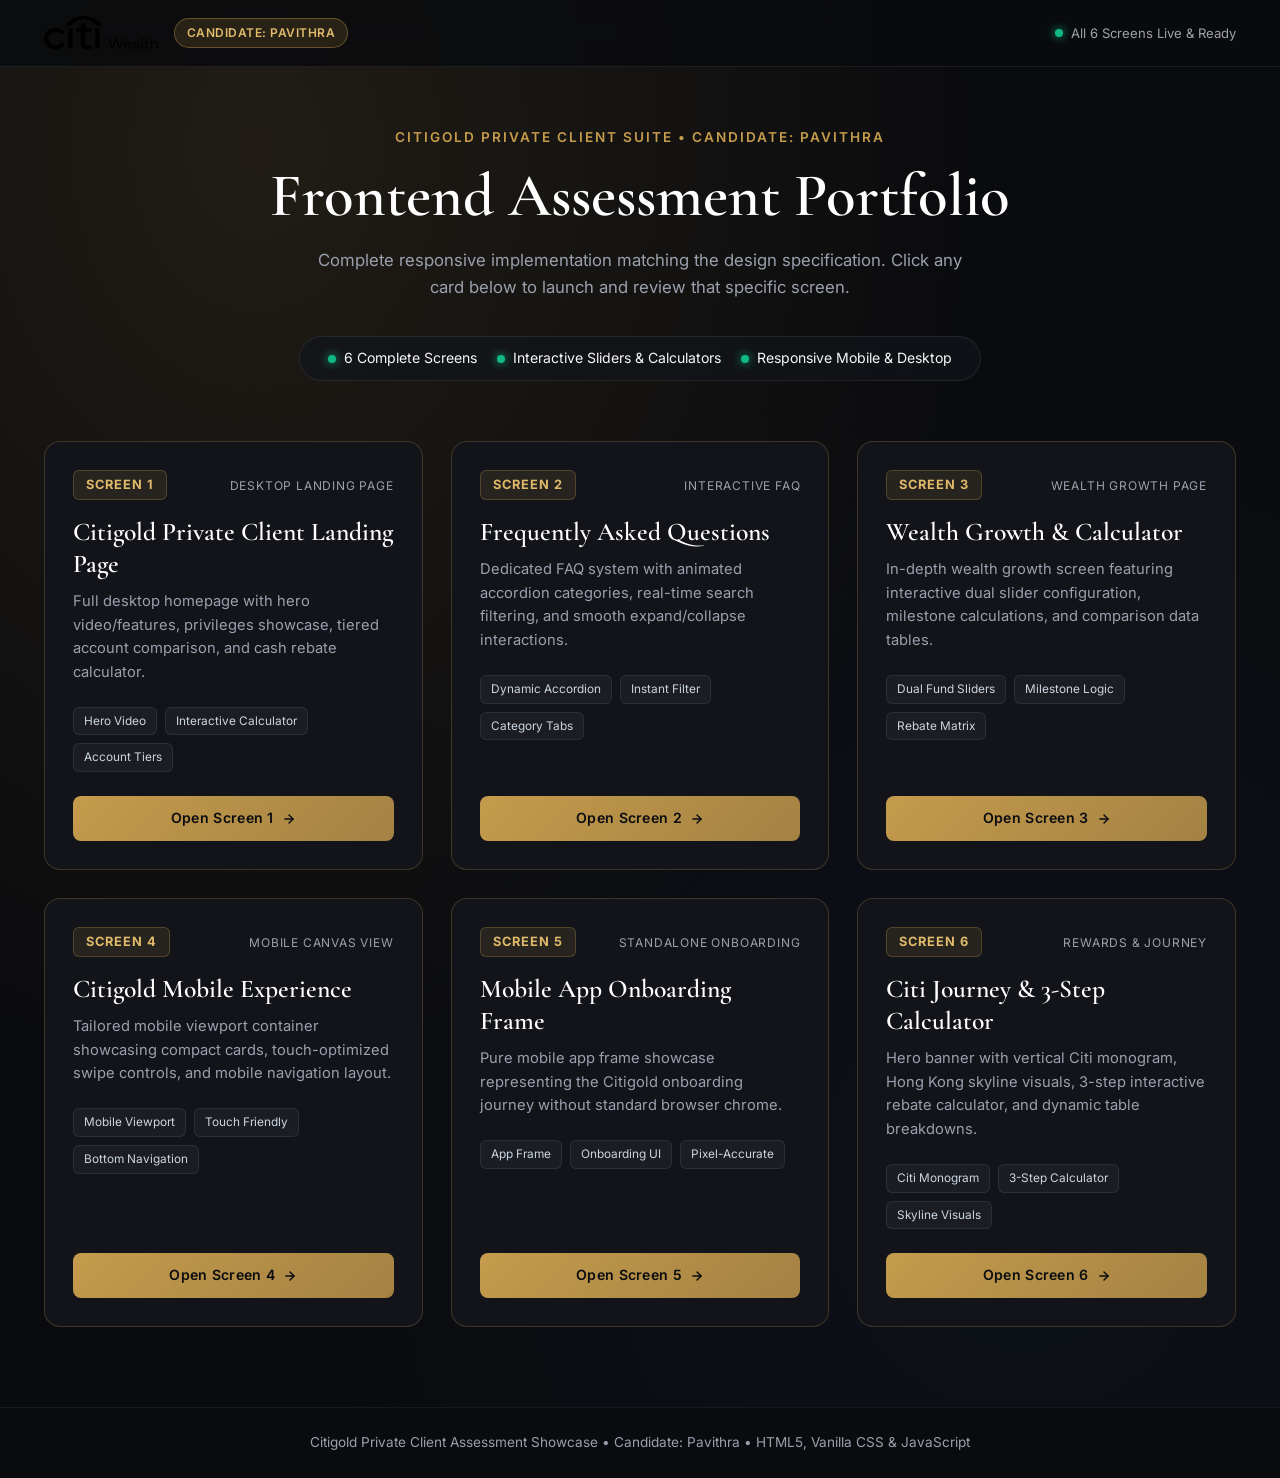
<file: index.html>
<!DOCTYPE html>
<html lang="en">
<head>
  <meta charset="UTF-8">
  <meta name="viewport" content="width=device-width, initial-scale=1.0">
  <title>Citi Wealth Assessment | Pavithra - Candidate Showcase</title>
  <meta name="description" content="Citigold Private Client assessment screens showcase featuring all 6 responsive screens, interactive calculators, FAQs, and mobile experiences.">
  
  <!-- Fonts -->
  <link rel="preconnect" href="https://fonts.googleapis.com">
  <link rel="preconnect" href="https://fonts.gstatic.com" crossorigin>
  <link href="https://fonts.googleapis.com/css2?family=Cormorant+Garamond:wght@400;500;600;700&family=Inter:wght@300;400;500;600;700&display=swap" rel="stylesheet">

  <style>
    :root {
      --bg-dark: #0a0b0e;
      --card-bg: #12141a;
      --card-border: rgba(197, 155, 76, 0.25);
      --card-border-hover: rgba(197, 155, 76, 0.65);
      --gold: #c59b4c;
      --gold-light: #e0ba6a;
      --text-main: #f5f6f8;
      --text-muted: #9aa0ad;
      --font-serif: 'Cormorant Garamond', Georgia, serif;
      --font-sans: 'Inter', -apple-system, BlinkMacSystemFont, sans-serif;
    }

    * {
      box-sizing: border-box;
      margin: 0;
      padding: 0;
    }

    body {
      background-color: var(--bg-dark);
      color: var(--text-main);
      font-family: var(--font-sans);
      min-height: 100vh;
      display: flex;
      flex-direction: column;
      line-height: 1.6;
      background-image: 
        radial-gradient(ellipse at 20% 10%, rgba(197, 155, 76, 0.12) 0%, transparent 50%),
        radial-gradient(ellipse at 80% 80%, rgba(30, 60, 110, 0.12) 0%, transparent 50%);
    }

    /* Header */
    header {
      border-bottom: 1px solid rgba(255, 255, 255, 0.08);
      background: rgba(10, 11, 14, 0.85);
      backdrop-filter: blur(12px);
      position: sticky;
      top: 0;
      z-index: 100;
    }

    .header-inner {
      max-width: 1240px;
      margin: 0 auto;
      padding: 16px 24px;
      display: flex;
      align-items: center;
      justify-content: space-between;
    }

    .brand-group {
      display: flex;
      align-items: center;
      gap: 16px;
    }

    .brand-logo-img {
      height: 34px;
      width: auto;
      object-fit: contain;
    }

    .badge-tag {
      background: rgba(197, 155, 76, 0.15);
      border: 1px solid rgba(197, 155, 76, 0.4);
      color: var(--gold-light);
      padding: 4px 12px;
      border-radius: 999px;
      font-size: 0.75rem;
      font-weight: 600;
      letter-spacing: 0.5px;
      text-transform: uppercase;
    }

    /* Hero Section */
    .hero-portal {
      max-width: 1240px;
      margin: 0 auto;
      padding: 60px 24px 30px;
      text-align: center;
    }

    .portal-kicker {
      color: var(--gold);
      font-size: 0.85rem;
      font-weight: 600;
      letter-spacing: 2px;
      text-transform: uppercase;
      margin-bottom: 12px;
    }

    .portal-title {
      font-family: var(--font-serif);
      font-size: clamp(2.4rem, 5vw, 3.8rem);
      font-weight: 600;
      line-height: 1.15;
      color: #ffffff;
      margin-bottom: 16px;
    }

    .portal-desc {
      color: var(--text-muted);
      max-width: 680px;
      margin: 0 auto 36px;
      font-size: 1.05rem;
    }

    .status-summary-bar {
      display: inline-flex;
      flex-wrap: wrap;
      align-items: center;
      justify-content: center;
      gap: 20px;
      background: rgba(18, 20, 26, 0.7);
      border: 1px solid rgba(255, 255, 255, 0.08);
      border-radius: 50px;
      padding: 10px 28px;
      font-size: 0.88rem;
    }

    .status-item {
      display: flex;
      align-items: center;
      gap: 8px;
    }

    .status-dot {
      width: 8px;
      height: 8px;
      border-radius: 50%;
      background: #10b981;
      box-shadow: 0 0 10px #10b981;
    }

    /* Grid Section */
    .screens-container {
      max-width: 1240px;
      margin: 0 auto;
      padding: 30px 24px 80px;
      flex: 1;
    }

    .screens-grid {
      display: grid;
      grid-template-columns: repeat(auto-fit, minmax(360px, 1fr));
      gap: 28px;
    }

    /* Screen Card */
    .screen-card {
      background: var(--card-bg);
      border: 1px solid var(--card-border);
      border-radius: 16px;
      padding: 28px;
      display: flex;
      flex-direction: column;
      justify-content: space-between;
      transition: all 0.28s ease;
      position: relative;
      overflow: hidden;
    }

    .screen-card::before {
      content: '';
      position: absolute;
      top: 0;
      left: 0;
      right: 0;
      height: 3px;
      background: linear-gradient(90deg, transparent, var(--gold), transparent);
      opacity: 0;
      transition: opacity 0.3s ease;
    }

    .screen-card:hover {
      transform: translateY(-4px);
      border-color: var(--card-border-hover);
      box-shadow: 0 14px 34px rgba(0, 0, 0, 0.5), 0 0 24px rgba(197, 155, 76, 0.12);
    }

    .screen-card:hover::before {
      opacity: 1;
    }

    .card-top {
      display: flex;
      align-items: center;
      justify-content: space-between;
      margin-bottom: 16px;
    }

    .screen-pill {
      font-size: 0.8rem;
      font-weight: 700;
      letter-spacing: 1px;
      padding: 4px 12px;
      border-radius: 6px;
      background: rgba(197, 155, 76, 0.12);
      color: var(--gold-light);
      border: 1px solid rgba(197, 155, 76, 0.28);
    }

    .screen-type-tag {
      font-size: 0.75rem;
      color: var(--text-muted);
      text-transform: uppercase;
      letter-spacing: 0.8px;
    }

    .card-title {
      font-family: var(--font-serif);
      font-size: 1.6rem;
      font-weight: 600;
      color: #ffffff;
      margin-bottom: 10px;
      line-height: 1.25;
    }

    .card-desc {
      color: var(--text-muted);
      font-size: 0.92rem;
      margin-bottom: 22px;
      flex: 1;
    }

    .card-meta-list {
      display: flex;
      flex-wrap: wrap;
      gap: 8px;
      margin-bottom: 24px;
    }

    .meta-tag {
      background: rgba(255, 255, 255, 0.04);
      border: 1px solid rgba(255, 255, 255, 0.08);
      color: #cbd5e1;
      font-size: 0.74rem;
      padding: 4px 10px;
      border-radius: 6px;
    }

    .card-actions {
      display: flex;
      gap: 12px;
      align-items: center;
    }

    .btn-launch {
      flex: 1;
      display: inline-flex;
      align-items: center;
      justify-content: center;
      gap: 8px;
      background: linear-gradient(135deg, #c59b4c 0%, #a48243 100%);
      color: #0b0c10;
      font-weight: 600;
      font-size: 0.88rem;
      padding: 11px 18px;
      border-radius: 8px;
      text-decoration: none;
      transition: all 0.2s ease;
      letter-spacing: 0.3px;
    }

    .btn-launch:hover {
      background: linear-gradient(135deg, #d8ac5a 0%, #b8924c 100%);
      box-shadow: 0 4px 16px rgba(197, 155, 76, 0.35);
      color: #000;
    }

    .btn-icon {
      width: 14px;
      height: 14px;
      transition: transform 0.2s ease;
    }

    .btn-launch:hover .btn-icon {
      transform: translateX(3px);
    }

    /* Footer */
    footer {
      border-top: 1px solid rgba(255, 255, 255, 0.06);
      background: rgba(10, 11, 14, 0.95);
      padding: 24px;
      text-align: center;
      color: var(--text-muted);
      font-size: 0.85rem;
    }

    @media (max-width: 768px) {
      .screens-grid {
        grid-template-columns: 1fr;
      }
      .portal-title {
        font-size: 2.2rem;
      }
    }
  </style>
</head>
<body>

  <!-- Top Header -->
  <header>
    <div class="header-inner">
      <div class="brand-group">
        <img src="assets/icons/image 1193.png" alt="Citi Wealth" class="brand-logo-img">
        <span class="badge-tag">Candidate: Pavithra</span>
      </div>
      <div class="status-item">
        <span class="status-dot"></span>
        <span style="font-size: 0.82rem; color: #a1a1aa;">All 6 Screens Live & Ready</span>
      </div>
    </div>
  </header>

  <!-- Hero Portal -->
  <main>
    <section class="hero-portal">
      <p class="portal-kicker">CITIGOLD PRIVATE CLIENT SUITE &bull; CANDIDATE: PAVITHRA</p>
      <h1 class="portal-title">Frontend Assessment Portfolio</h1>
      <p class="portal-desc">
        Complete responsive implementation matching the design specification. Click any card below to launch and review that specific screen.
      </p>

      <div class="status-summary-bar">
        <div class="status-item">
          <span class="status-dot"></span>
          <span>6 Complete Screens</span>
        </div>
        <div class="status-item">
          <span class="status-dot"></span>
          <span>Interactive Sliders & Calculators</span>
        </div>
        <div class="status-item">
          <span class="status-dot"></span>
          <span>Responsive Mobile & Desktop</span>
        </div>
      </div>
    </section>

    <!-- Grid of All 6 Screens -->
    <section class="screens-container">
      <div class="screens-grid">

        <!-- Screen 1 Card -->
        <article class="screen-card">
          <div class="card-content">
            <div class="card-top">
              <span class="screen-pill">SCREEN 1</span>
              <span class="screen-type-tag">Desktop Landing Page</span>
            </div>
            <h2 class="card-title">Citigold Private Client Landing Page</h2>
            <p class="card-desc">
              Full desktop homepage with hero video/features, privileges showcase, tiered account comparison, and cash rebate calculator.
            </p>
            <div class="card-meta-list">
              <span class="meta-tag">Hero Video</span>
              <span class="meta-tag">Interactive Calculator</span>
              <span class="meta-tag">Account Tiers</span>
            </div>
          </div>
          <div class="card-actions">
            <a href="screen1.html" class="btn-launch" target="_blank" rel="noopener">
              <span>Open Screen 1</span>
              <svg class="btn-icon" viewBox="0 0 24 24" fill="none" stroke="currentColor" stroke-width="2.5" stroke-linecap="round" stroke-linejoin="round"><path d="M5 12h14"></path><path d="m12 5 7 7-7 7"></path></svg>
            </a>
          </div>
        </article>

        <!-- Screen 2 Card -->
        <article class="screen-card">
          <div class="card-content">
            <div class="card-top">
              <span class="screen-pill">SCREEN 2</span>
              <span class="screen-type-tag">Interactive FAQ</span>
            </div>
            <h2 class="card-title">Frequently Asked Questions</h2>
            <p class="card-desc">
              Dedicated FAQ system with animated accordion categories, real-time search filtering, and smooth expand/collapse interactions.
            </p>
            <div class="card-meta-list">
              <span class="meta-tag">Dynamic Accordion</span>
              <span class="meta-tag">Instant Filter</span>
              <span class="meta-tag">Category Tabs</span>
            </div>
          </div>
          <div class="card-actions">
            <a href="screen2.html" class="btn-launch" target="_blank" rel="noopener">
              <span>Open Screen 2</span>
              <svg class="btn-icon" viewBox="0 0 24 24" fill="none" stroke="currentColor" stroke-width="2.5" stroke-linecap="round" stroke-linejoin="round"><path d="M5 12h14"></path><path d="m12 5 7 7-7 7"></path></svg>
            </a>
          </div>
        </article>

        <!-- Screen 3 Card -->
        <article class="screen-card">
          <div class="card-content">
            <div class="card-top">
              <span class="screen-pill">SCREEN 3</span>
              <span class="screen-type-tag">Wealth Growth Page</span>
            </div>
            <h2 class="card-title">Wealth Growth & Calculator</h2>
            <p class="card-desc">
              In-depth wealth growth screen featuring interactive dual slider configuration, milestone calculations, and comparison data tables.
            </p>
            <div class="card-meta-list">
              <span class="meta-tag">Dual Fund Sliders</span>
              <span class="meta-tag">Milestone Logic</span>
              <span class="meta-tag">Rebate Matrix</span>
            </div>
          </div>
          <div class="card-actions">
            <a href="screen3.html" class="btn-launch" target="_blank" rel="noopener">
              <span>Open Screen 3</span>
              <svg class="btn-icon" viewBox="0 0 24 24" fill="none" stroke="currentColor" stroke-width="2.5" stroke-linecap="round" stroke-linejoin="round"><path d="M5 12h14"></path><path d="m12 5 7 7-7 7"></path></svg>
            </a>
          </div>
        </article>

        <!-- Screen 4 Card -->
        <article class="screen-card">
          <div class="card-content">
            <div class="card-top">
              <span class="screen-pill">SCREEN 4</span>
              <span class="screen-type-tag">Mobile Canvas View</span>
            </div>
            <h2 class="card-title">Citigold Mobile Experience</h2>
            <p class="card-desc">
              Tailored mobile viewport container showcasing compact cards, touch-optimized swipe controls, and mobile navigation layout.
            </p>
            <div class="card-meta-list">
              <span class="meta-tag">Mobile Viewport</span>
              <span class="meta-tag">Touch Friendly</span>
              <span class="meta-tag">Bottom Navigation</span>
            </div>
          </div>
          <div class="card-actions">
            <a href="screen4.html" class="btn-launch" target="_blank" rel="noopener">
              <span>Open Screen 4</span>
              <svg class="btn-icon" viewBox="0 0 24 24" fill="none" stroke="currentColor" stroke-width="2.5" stroke-linecap="round" stroke-linejoin="round"><path d="M5 12h14"></path><path d="m12 5 7 7-7 7"></path></svg>
            </a>
          </div>
        </article>

        <!-- Screen 5 Card -->
        <article class="screen-card">
          <div class="card-content">
            <div class="card-top">
              <span class="screen-pill">SCREEN 5</span>
              <span class="screen-type-tag">Standalone Onboarding</span>
            </div>
            <h2 class="card-title">Mobile App Onboarding Frame</h2>
            <p class="card-desc">
              Pure mobile app frame showcase representing the Citigold onboarding journey without standard browser chrome.
            </p>
            <div class="card-meta-list">
              <span class="meta-tag">App Frame</span>
              <span class="meta-tag">Onboarding UI</span>
              <span class="meta-tag">Pixel-Accurate</span>
            </div>
          </div>
          <div class="card-actions">
            <a href="screen5.html" class="btn-launch" target="_blank" rel="noopener">
              <span>Open Screen 5</span>
              <svg class="btn-icon" viewBox="0 0 24 24" fill="none" stroke="currentColor" stroke-width="2.5" stroke-linecap="round" stroke-linejoin="round"><path d="M5 12h14"></path><path d="m12 5 7 7-7 7"></path></svg>
            </a>
          </div>
        </article>

        <!-- Screen 6 Card -->
        <article class="screen-card">
          <div class="card-content">
            <div class="card-top">
              <span class="screen-pill">SCREEN 6</span>
              <span class="screen-type-tag">Rewards & Journey</span>
            </div>
            <h2 class="card-title">Citi Journey & 3-Step Calculator</h2>
            <p class="card-desc">
              Hero banner with vertical Citi monogram, Hong Kong skyline visuals, 3-step interactive rebate calculator, and dynamic table breakdowns.
            </p>
            <div class="card-meta-list">
              <span class="meta-tag">Citi Monogram</span>
              <span class="meta-tag">3-Step Calculator</span>
              <span class="meta-tag">Skyline Visuals</span>
            </div>
          </div>
          <div class="card-actions">
            <a href="screen6.html" class="btn-launch" target="_blank" rel="noopener">
              <span>Open Screen 6</span>
              <svg class="btn-icon" viewBox="0 0 24 24" fill="none" stroke="currentColor" stroke-width="2.5" stroke-linecap="round" stroke-linejoin="round"><path d="M5 12h14"></path><path d="m12 5 7 7-7 7"></path></svg>
            </a>
          </div>
        </article>

      </div>
    </section>
  </main>

  <!-- Footer -->
  <footer>
    <p>Citigold Private Client Assessment Showcase &bull; Candidate: Pavithra &bull; HTML5, Vanilla CSS &amp; JavaScript</p>
  </footer>

</body>
</html>
</file>
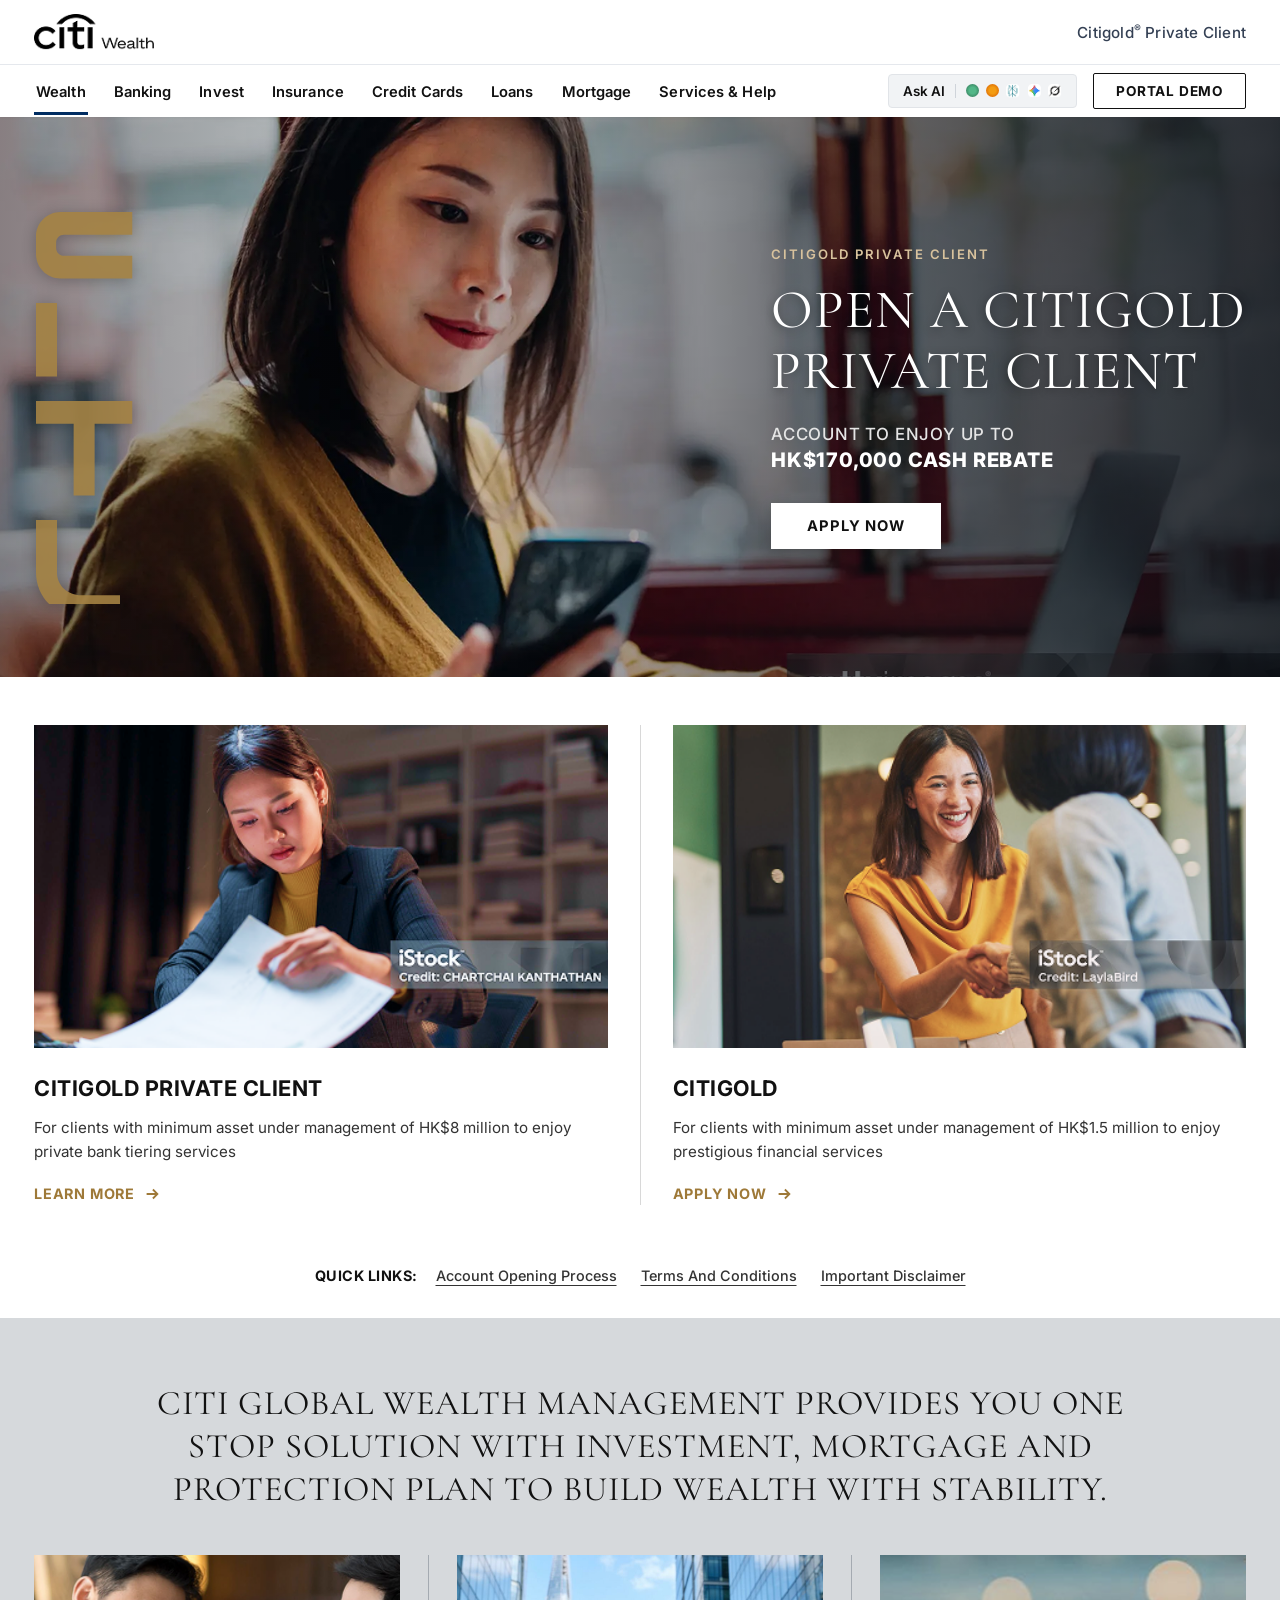
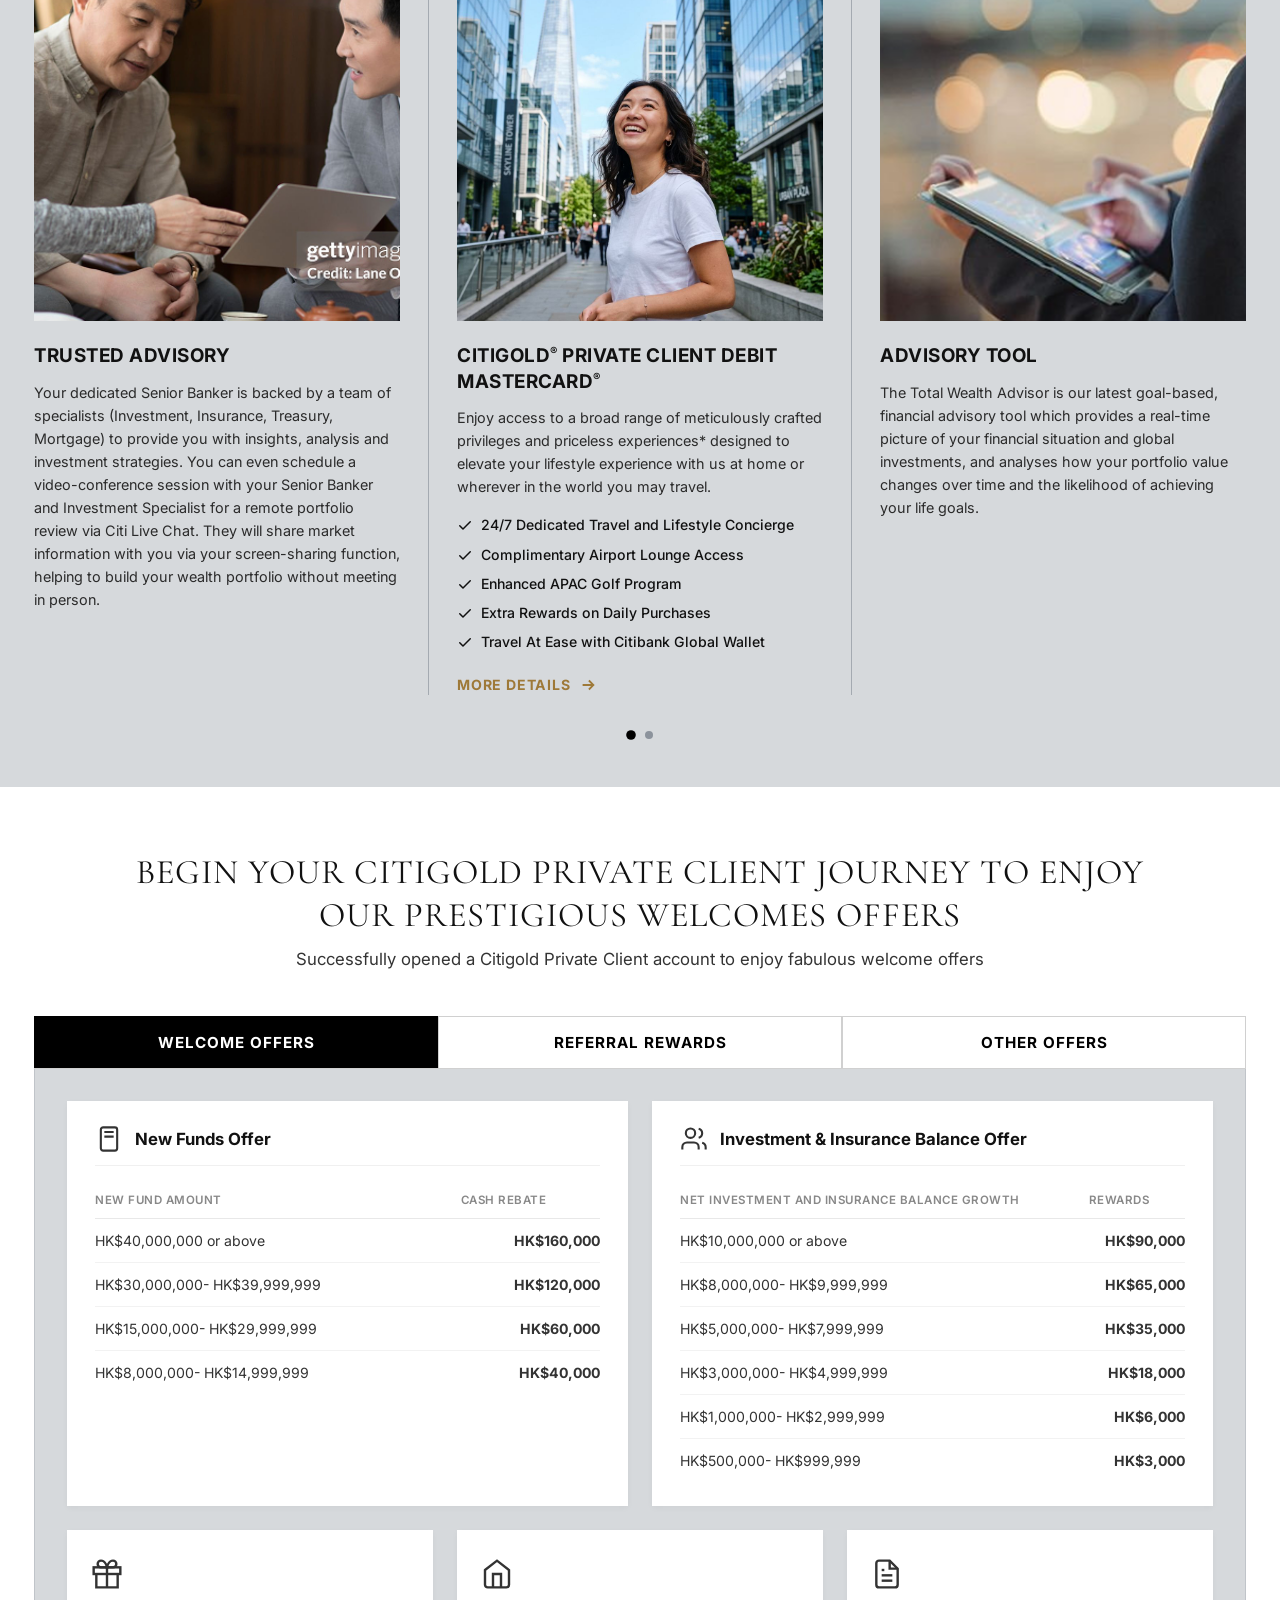
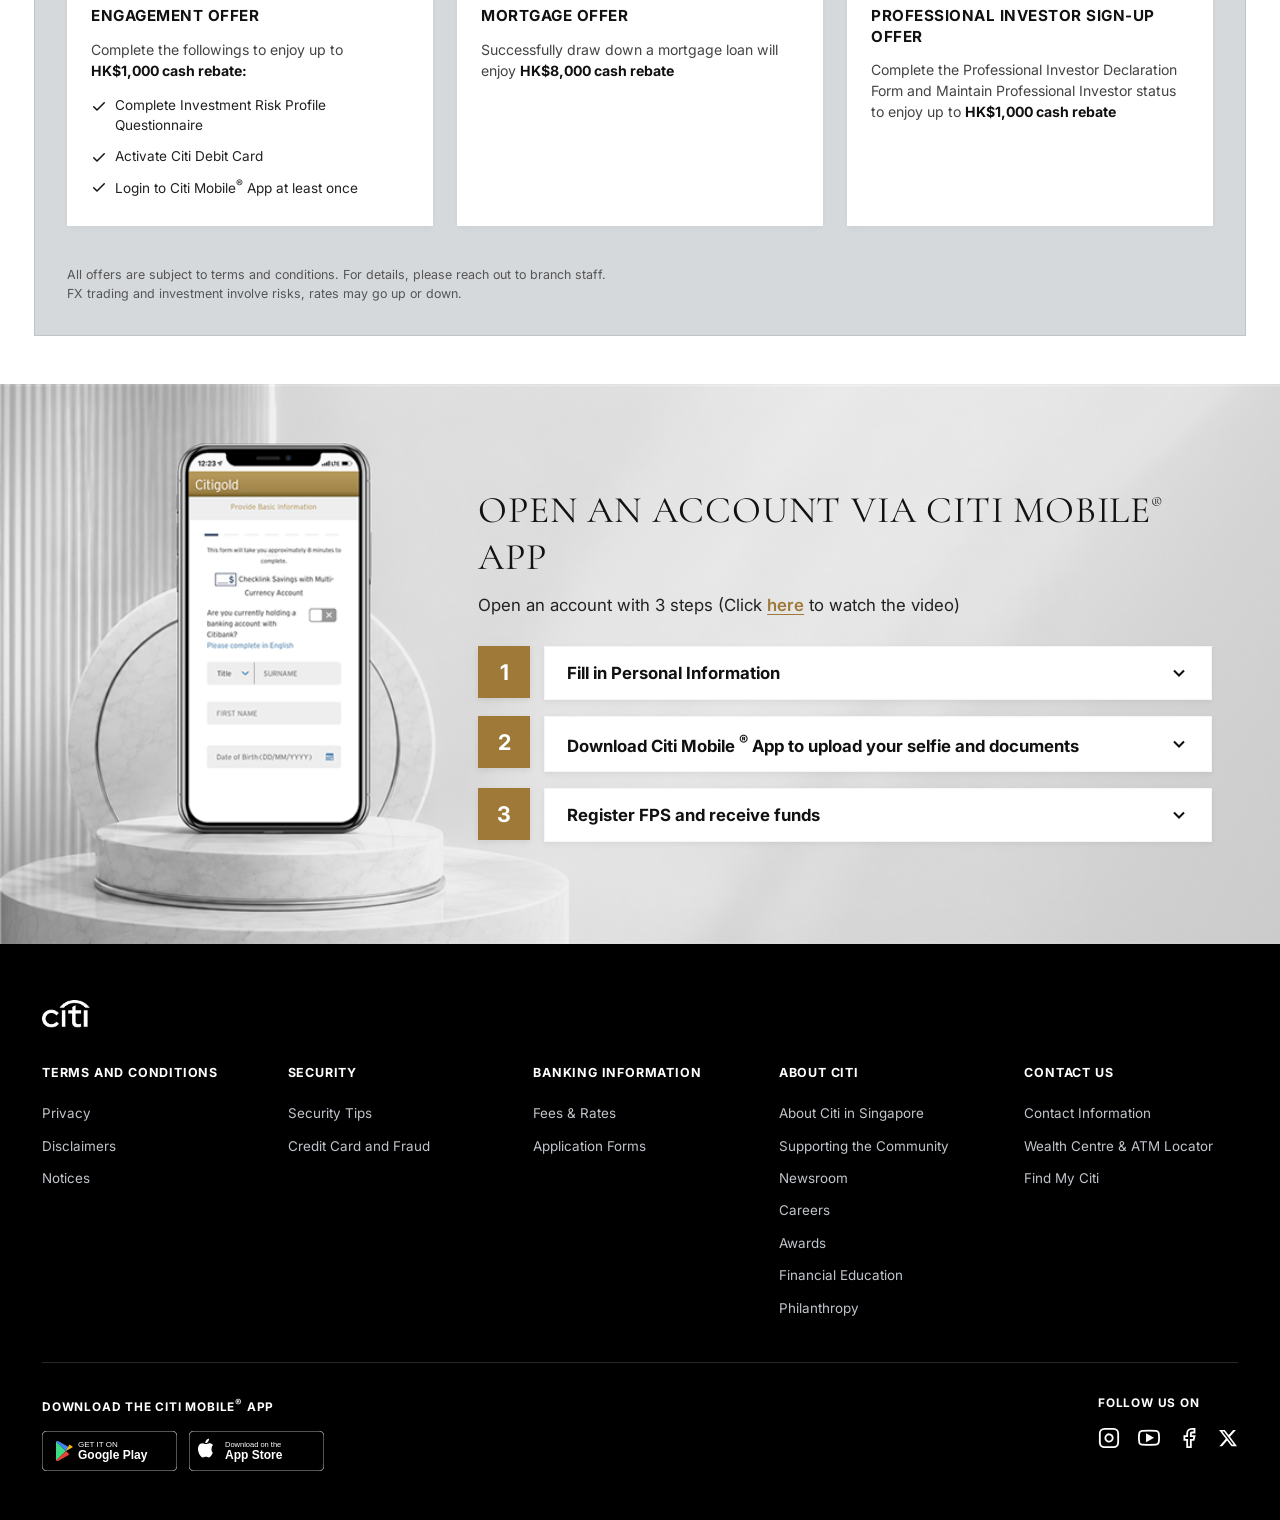
<file: screen1.html>
<!DOCTYPE html>
<html lang="en">
<head>
  <meta name="robots" content="noindex, nofollow">
  <meta name="author" content="Pavithra - Frontend Assessment">
  <meta charset="UTF-8">
  <meta name="viewport" content="width=device-width, initial-scale=1.0">
  <title>Citigold Private Client | Frontend Assessment Demo by Pavithra</title>
  <meta name="description" content="Open a Citigold Private Client account to enjoy up to HK$170,000 cash rebate and exclusive private banking services.">
  
  <!-- Google Fonts: Cormorant Garamond for luxury serif headlines & Inter for clean UI -->
  <link rel="preconnect" href="https://fonts.googleapis.com">
  <link rel="preconnect" href="https://fonts.gstatic.com" crossorigin>
  <link href="https://fonts.googleapis.com/css2?family=Cormorant+Garamond:ital,wght@0,300;0,400;0,500;0,600;0,700;1,400&family=Inter:wght@300;400;500;600;700&display=swap" rel="stylesheet">
  
  <link rel="stylesheet" href="screen1.css">
</head>
<body>

  <!-- ================= TOP HEADER & NAVIGATION ================= -->
  <header class="site-header" id="siteHeader">
    <div class="header-top-bar">
      <div class="header-container">
        <a href="#" class="brand-logo" aria-label="Citi Wealth Home">
          <!-- Citi Wealth Official Logo -->
          <img src="assets/icons/image 1193.png" alt="Citi Wealth" class="citi-wealth-logo-img" fetchpriority="high" decoding="async">
        </a>
        <div class="header-top-right">
          <span class="top-tier-tag">Citigold<sup>®</sup> Private Client</span>
        </div>
      </div>
    </div>

    <!-- Main Navigation Bar -->
    <nav class="main-navigation" aria-label="Main Navigation">
      <div class="header-container nav-container">
        <ul class="nav-links">
          <li><a href="#wealth" class="nav-link active">Wealth</a></li>
          <li><a href="#banking" class="nav-link">Banking</a></li>
          <li><a href="#invest" class="nav-link">Invest</a></li>
          <li><a href="#insurance" class="nav-link">Insurance</a></li>
          <li><a href="#credit-cards" class="nav-link">Credit Cards</a></li>
          <li><a href="#loans" class="nav-link">Loans</a></li>
          <li><a href="#mortgage" class="nav-link">Mortgage</a></li>
          <li><a href="#services-help" class="nav-link">Services & Help</a></li>
        </ul>

        <div class="nav-actions">
          <div class="ask-ai-pill-box" id="askAiBtn" role="button" tabindex="0" aria-label="Ask AI Assistant">
            <span class="ask-ai-label">Ask AI</span>
            <span class="ask-ai-sep"></span>
            <div class="ask-ai-icon-group">
              <span class="ai-circle-dot dot-green" title="AI Model 1"></span>
              <span class="ai-circle-dot dot-orange" title="AI Model 2"></span>
              <img src="assets/icons/image 6.png" alt="AI Icon" class="ai-asset-icon" loading="lazy" decoding="async">
              <img src="assets/icons/image 7.png" alt="AI Spark" class="ai-asset-icon" loading="lazy" decoding="async">
              <img src="assets/icons/image 8.png" alt="AI Reset" class="ai-asset-icon" loading="lazy" decoding="async">
            </div>
          </div>
          <a href="#portal-demo" class="btn-logon">PORTAL DEMO</a>
        </div>
      </div>
    </nav>
  </header>

  <main>
    <!-- ================= SECTION 1: HERO BANNER ================= -->
    <section class="hero-section" id="heroSection">
      <div class="hero-background-wrapper">
        <img src="assets/images/image 1.png" alt="Citigold Private Client Hero" class="hero-bg-img" fetchpriority="high" decoding="async">
        <div class="hero-gradient-overlay"></div>
      </div>

      <!-- Left Decorative Gold Citi Branding -->
      <div class="hero-gold-citi-graphic" aria-hidden="true">
        <svg viewBox="0 0 120 480" width="105" height="420" fill="none" class="gold-citi-svg">
          <!-- Stylized vertical C I T I letters matching reference -->
          <!-- C -->
          <path d="M110 32H28C12.5 32 0 44.5 0 60V80C0 95.5 12.5 108 28 108H110V82H32C27 82 23 78 23 73V67C23 62 27 58 32 58H110V32Z" fill="#a48243"/>
          <!-- I -->
          <path d="M0 136H24V220H0V136Z" fill="#a48243"/>
          <!-- T -->
          <path d="M0 248H110V274H67V356H43V274H0V248Z" fill="#a48243"/>
          <!-- I with bottom curve -->
          <path d="M0 384H24V444C24 459 36 470 52 470H96V494H50C22 494 0 472 0 444V384Z" fill="#a48243"/>
        </svg>
      </div>

      <div class="hero-content-container">
        <div class="hero-text-card">
          <p class="hero-eyebrow">CITIGOLD PRIVATE CLIENT</p>
          <h1 class="hero-heading">
            OPEN A CITIGOLD<br>
            PRIVATE CLIENT
          </h1>
          <p class="hero-rebate-text">
            ACCOUNT TO ENJOY UP TO<br>
            <strong>HK$170,000 CASH REBATE</strong>
          </p>
          <div class="hero-cta-wrapper">
            <a href="#apply" class="btn-primary-apply">APPLY NOW</a>
          </div>
        </div>
      </div>
    </section>

    <!-- ================= SECTION 2: TIER COMPARISON CARDS ================= -->
    <section class="tier-section" id="tierSection">
      <div class="tier-cards-container">
        <!-- Card 1: Citigold Private Client -->
        <div class="tier-card">
          <div class="tier-img-box">
            <img src="assets/images/Rectangle 11 (1).png" alt="Citigold Private Client professional" class="tier-card-img" loading="lazy" decoding="async">
          </div>
          <div class="tier-info-box">
            <h2 class="tier-card-title">CITIGOLD PRIVATE CLIENT</h2>
            <p class="tier-card-desc">
              For clients with minimum asset under management of HK$8 million to enjoy private bank tiering services
            </p>
            <a href="#learn-more-private" class="tier-card-link">
              <span>LEARN MORE</span>
              <svg class="arrow-icon" viewBox="0 0 20 20" fill="none" stroke="currentColor" stroke-width="2">
                <path d="M4 10h12M11 5l5 5-5 5"/>
              </svg>
            </a>
          </div>
        </div>

        <div class="tier-vertical-divider" aria-hidden="true"></div>

        <!-- Card 2: Citigold -->
        <div class="tier-card">
          <div class="tier-img-box">
            <img src="assets/images/Rectangle 11 (2).png" alt="Citigold client meeting" class="tier-card-img" loading="lazy" decoding="async">
          </div>
          <div class="tier-info-box">
            <h2 class="tier-card-title">CITIGOLD</h2>
            <p class="tier-card-desc">
              For clients with minimum asset under management of HK$1.5 million to enjoy prestigious financial services
            </p>
            <a href="#apply-citigold" class="tier-card-link">
              <span>APPLY NOW</span>
              <svg class="arrow-icon" viewBox="0 0 20 20" fill="none" stroke="currentColor" stroke-width="2">
                <path d="M4 10h12M11 5l5 5-5 5"/>
              </svg>
            </a>
          </div>
        </div>
      </div>

      <!-- Quick Links Bar -->
      <div class="quick-links-bar">
        <span class="quick-links-label">QUICK LINKS:</span>
        <ul class="quick-links-list">
          <li><a href="#account-process">Account Opening Process</a></li>
          <li><a href="#terms-conditions">Terms And Conditions</a></li>
          <li><a href="#disclaimer">Important Disclaimer</a></li>
        </ul>
      </div>
    </section>

    <!-- ================= SECTION 3: WEALTH MANAGEMENT / SOLUTIONS ================= -->
    <section class="solutions-section" id="solutionsSection">
      <div class="solutions-container">
        <header class="section-serif-header">
          <h2 class="serif-title">
            CITI GLOBAL WEALTH MANAGEMENT PROVIDES YOU ONE STOP SOLUTION WITH INVESTMENT, MORTGAGE AND PROTECTION PLAN TO BUILD WEALTH WITH STABILITY.
          </h2>
        </header>

        <div class="solutions-grid" id="solutionsSlider">
          <!-- Column 1: Trusted Advisory -->
          <article class="solution-column">
            <div class="solution-img-box">
              <img src="assets/images/image 1195.png" alt="Trusted Senior Banker Advisory" class="solution-img" loading="lazy" decoding="async">
            </div>
            <div class="solution-body">
              <h3 class="solution-heading">TRUSTED ADVISORY</h3>
              <p class="solution-text">
                Your dedicated Senior Banker is backed by a team of specialists (Investment, Insurance, Treasury, Mortgage) to provide you with insights, analysis and investment strategies. You can even schedule a video-conference session with your Senior Banker and Investment Specialist for a remote portfolio review via Citi Live Chat. They will share market information with you via your screen-sharing function, helping to build your wealth portfolio without meeting in person.
              </p>
            </div>
          </article>

          <div class="solution-col-divider" aria-hidden="true"></div>

          <!-- Column 2: Citigold Private Client Debit Mastercard -->
          <article class="solution-column">
            <div class="solution-img-box debit-card-img-box">
              <img src="assets/images/debit-card-lifestyle.jpg" alt="Citigold Private Client Lifestyle" class="solution-img" loading="lazy" decoding="async">
            </div>
            <div class="solution-body">
              <h3 class="solution-heading">CITIGOLD<sup>®</sup> PRIVATE CLIENT DEBIT MASTERCARD<sup>®</sup></h3>
              <p class="solution-text">
                Enjoy access to a broad range of meticulously crafted privileges and priceless experiences* designed to elevate your lifestyle experience with us at home or wherever in the world you may travel.
              </p>
              <ul class="solution-checkmarks-list">
                <li>
                  <svg class="check-svg-icon" viewBox="0 0 16 16" fill="currentColor"><path d="M13.78 4.22a.75.75 0 0 1 0 1.06l-7.25 7.25a.75.75 0 0 1-1.06 0L2.22 9.28a.751.751 0 0 1 .018-1.042.751.751 0 0 1 1.042-.018L6 10.94l6.72-6.72a.75.75 0 0 1 1.06 0Z"/></svg>
                  <span>24/7 Dedicated Travel and Lifestyle Concierge</span>
                </li>
                <li>
                  <svg class="check-svg-icon" viewBox="0 0 16 16" fill="currentColor"><path d="M13.78 4.22a.75.75 0 0 1 0 1.06l-7.25 7.25a.75.75 0 0 1-1.06 0L2.22 9.28a.751.751 0 0 1 .018-1.042.751.751 0 0 1 1.042-.018L6 10.94l6.72-6.72a.75.75 0 0 1 1.06 0Z"/></svg>
                  <span>Complimentary Airport Lounge Access</span>
                </li>
                <li>
                  <svg class="check-svg-icon" viewBox="0 0 16 16" fill="currentColor"><path d="M13.78 4.22a.75.75 0 0 1 0 1.06l-7.25 7.25a.75.75 0 0 1-1.06 0L2.22 9.28a.751.751 0 0 1 .018-1.042.751.751 0 0 1 1.042-.018L6 10.94l6.72-6.72a.75.75 0 0 1 1.06 0Z"/></svg>
                  <span>Enhanced APAC Golf Program</span>
                </li>
                <li>
                  <svg class="check-svg-icon" viewBox="0 0 16 16" fill="currentColor"><path d="M13.78 4.22a.75.75 0 0 1 0 1.06l-7.25 7.25a.75.75 0 0 1-1.06 0L2.22 9.28a.751.751 0 0 1 .018-1.042.751.751 0 0 1 1.042-.018L6 10.94l6.72-6.72a.75.75 0 0 1 1.06 0Z"/></svg>
                  <span>Extra Rewards on Daily Purchases</span>
                </li>
                <li>
                  <svg class="check-svg-icon" viewBox="0 0 16 16" fill="currentColor"><path d="M13.78 4.22a.75.75 0 0 1 0 1.06l-7.25 7.25a.75.75 0 0 1-1.06 0L2.22 9.28a.751.751 0 0 1 .018-1.042.751.751 0 0 1 1.042-.018L6 10.94l6.72-6.72a.75.75 0 0 1 1.06 0Z"/></svg>
                  <span>Travel At Ease with Citibank Global Wallet</span>
                </li>
              </ul>
              <a href="#mastercard-details" class="solution-link">
                <span>MORE DETAILS</span>
                <svg class="arrow-icon" viewBox="0 0 20 20" fill="none" stroke="currentColor" stroke-width="2">
                  <path d="M4 10h12M11 5l5 5-5 5"/>
                </svg>
              </a>
            </div>
          </article>

          <div class="solution-col-divider" aria-hidden="true"></div>

          <!-- Column 3: Advisory Tool -->
          <article class="solution-column">
            <div class="solution-img-box">
              <img src="assets/images/Rectangle 11.png" alt="Total Wealth Advisor Tool" class="solution-img" loading="lazy" decoding="async">
            </div>
            <div class="solution-body">
              <h3 class="solution-heading">ADVISORY TOOL</h3>
              <p class="solution-text">
                The Total Wealth Advisor is our latest goal-based, financial advisory tool which provides a real-time picture of your financial situation and global investments, and analyses how your portfolio value changes over time and the likelihood of achieving your life goals.
              </p>
            </div>
          </article>
        </div>

        <!-- Carousel Pagination Dots -->
        <div class="carousel-dots-wrapper" role="tablist" aria-label="Solutions pagination">
          <button class="carousel-dot active" role="tab" aria-selected="true" aria-label="Slide 1"></button>
          <button class="carousel-dot" role="tab" aria-selected="false" aria-label="Slide 2"></button>
        </div>
      </div>
    </section>

    <!-- ================= SECTION 4: OFFERS & REBATES ================= -->
    <section class="offers-section" id="offersSection">
      <div class="offers-container">
        <header class="section-serif-header">
          <h2 class="serif-title">
            BEGIN YOUR CITIGOLD PRIVATE CLIENT JOURNEY TO ENJOY OUR PRESTIGIOUS WELCOMES OFFERS
          </h2>
          <p class="section-subtitle">
            Successfully opened a Citigold Private Client account to enjoy fabulous welcome offers
          </p>
        </header>

        <!-- Offer Tabs -->
        <div class="offer-tabs-nav" role="tablist">
          <button class="offer-tab-btn active" role="tab" id="tab-welcome" aria-controls="panel-welcome" aria-selected="true" data-target="panel-welcome">
            WELCOME OFFERS
          </button>
          <button class="offer-tab-btn" role="tab" id="tab-referral" aria-controls="panel-referral" aria-selected="false" data-target="panel-referral">
            REFERRAL REWARDS
          </button>
          <button class="offer-tab-btn" role="tab" id="tab-other" aria-controls="panel-other" aria-selected="false" data-target="panel-other">
            OTHER OFFERS
          </button>
        </div>

        <!-- Tab Panel: Welcome Offers -->
        <div class="offer-tab-panel active" id="panel-welcome" role="tabpanel" aria-labelledby="tab-welcome">
          <div class="panel-inner-box">
            
            <!-- Top Tables Row (2 cards side by side) -->
            <div class="tables-row-grid">
              
              <!-- Card 1: New Funds Offer -->
              <div class="offer-table-card">
                <div class="table-card-header">
                  <div class="offer-header-icon">
                    <svg viewBox="0 0 24 24" fill="none" stroke="currentColor" stroke-width="1.8">
                      <rect x="5" y="2" width="14" height="20" rx="2" ry="2"/>
                      <line x1="12" y1="18" x2="12.01" y2="18"/>
                      <path d="M8 6h8M8 10h8"/>
                    </svg>
                  </div>
                  <h3 class="table-card-title">New Funds Offer</h3>
                </div>
                
                <table class="rebate-table">
                  <thead>
                    <tr>
                      <th scope="col">NEW FUND AMOUNT</th>
                      <th scope="col" class="text-right">CASH REBATE</th>
                    </tr>
                  </thead>
                  <tbody>
                    <tr>
                      <td>HK$40,000,000 or above</td>
                      <td class="rebate-amount text-right">HK$160,000</td>
                    </tr>
                    <tr>
                      <td>HK$30,000,000- HK$39,999,999</td>
                      <td class="rebate-amount text-right">HK$120,000</td>
                    </tr>
                    <tr>
                      <td>HK$15,000,000- HK$29,999,999</td>
                      <td class="rebate-amount text-right">HK$60,000</td>
                    </tr>
                    <tr>
                      <td>HK$8,000,000- HK$14,999,999</td>
                      <td class="rebate-amount text-right">HK$40,000</td>
                    </tr>
                  </tbody>
                </table>
              </div>

              <!-- Card 2: Investment & Insurance Balance Offer -->
              <div class="offer-table-card">
                <div class="table-card-header">
                  <div class="offer-header-icon">
                    <svg viewBox="0 0 24 24" fill="none" stroke="currentColor" stroke-width="1.8">
                      <path d="M16 21v-2a4 4 0 0 0-4-4H6a4 4 0 0 0-4 4v2"/>
                      <circle cx="9" cy="7" r="4"/>
                      <path d="M22 21v-2a4 4 0 0 0-3-3.87"/>
                      <path d="M16 3.13a4 4 0 0 1 0 7.75"/>
                    </svg>
                  </div>
                  <h3 class="table-card-title">Investment & Insurance Balance Offer</h3>
                </div>

                <table class="rebate-table">
                  <thead>
                    <tr>
                      <th scope="col">NET INVESTMENT AND INSURANCE BALANCE GROWTH</th>
                      <th scope="col" class="text-right">REWARDS</th>
                    </tr>
                  </thead>
                  <tbody>
                    <tr>
                      <td>HK$10,000,000 or above</td>
                      <td class="rebate-amount text-right">HK$90,000</td>
                    </tr>
                    <tr>
                      <td>HK$8,000,000- HK$9,999,999</td>
                      <td class="rebate-amount text-right">HK$65,000</td>
                    </tr>
                    <tr>
                      <td>HK$5,000,000- HK$7,999,999</td>
                      <td class="rebate-amount text-right">HK$35,000</td>
                    </tr>
                    <tr>
                      <td>HK$3,000,000- HK$4,999,999</td>
                      <td class="rebate-amount text-right">HK$18,000</td>
                    </tr>
                    <tr>
                      <td>HK$1,000,000- HK$2,999,999</td>
                      <td class="rebate-amount text-right">HK$6,000</td>
                    </tr>
                    <tr>
                      <td>HK$500,000- HK$999,999</td>
                      <td class="rebate-amount text-right">HK$3,000</td>
                    </tr>
                  </tbody>
                </table>
              </div>

            </div>

            <!-- Bottom 3 Mini Feature Cards -->
            <div class="mini-offers-grid">
              
              <!-- Mini Card 1: Engagement Offer -->
              <div class="mini-offer-card">
                <div class="mini-card-icon-box">
                  <svg viewBox="0 0 24 24" fill="none" stroke="currentColor" stroke-width="1.8">
                    <polyline points="20 12 20 22 4 22 4 12"/>
                    <rect x="2" y="7" width="20" height="5"/>
                    <line x1="12" y1="22" x2="12" y2="7"/>
                    <path d="M12 7H7.5a2.5 2.5 0 0 1 0-5C11 2 12 7 12 7z"/>
                    <path d="M12 7h4.5a2.5 2.5 0 0 0 0-5C13 2 12 7 12 7z"/>
                  </svg>
                </div>
                <h4 class="mini-card-title">ENGAGEMENT OFFER</h4>
                <p class="mini-card-intro">
                  Complete the followings to enjoy up to <strong>HK$1,000 cash rebate:</strong>
                </p>
                <ul class="mini-card-checklist">
                  <li>
                    <svg class="check-svg-icon" viewBox="0 0 16 16" fill="currentColor"><path d="M13.78 4.22a.75.75 0 0 1 0 1.06l-7.25 7.25a.75.75 0 0 1-1.06 0L2.22 9.28a.751.751 0 0 1 .018-1.042.751.751 0 0 1 1.042-.018L6 10.94l6.72-6.72a.75.75 0 0 1 1.06 0Z"/></svg>
                    <span>Complete Investment Risk Profile Questionnaire</span>
                  </li>
                  <li>
                    <svg class="check-svg-icon" viewBox="0 0 16 16" fill="currentColor"><path d="M13.78 4.22a.75.75 0 0 1 0 1.06l-7.25 7.25a.75.75 0 0 1-1.06 0L2.22 9.28a.751.751 0 0 1 .018-1.042.751.751 0 0 1 1.042-.018L6 10.94l6.72-6.72a.75.75 0 0 1 1.06 0Z"/></svg>
                    <span>Activate Citi Debit Card</span>
                  </li>
                  <li>
                    <svg class="check-svg-icon" viewBox="0 0 16 16" fill="currentColor"><path d="M13.78 4.22a.75.75 0 0 1 0 1.06l-7.25 7.25a.75.75 0 0 1-1.06 0L2.22 9.28a.751.751 0 0 1 .018-1.042.751.751 0 0 1 1.042-.018L6 10.94l6.72-6.72a.75.75 0 0 1 1.06 0Z"/></svg>
                    <span>Login to Citi Mobile<sup>®</sup> App at least once</span>
                  </li>
                </ul>
              </div>

              <!-- Mini Card 2: Mortgage Offer -->
              <div class="mini-offer-card">
                <div class="mini-card-icon-box">
                  <svg viewBox="0 0 24 24" fill="none" stroke="currentColor" stroke-width="1.8">
                    <path d="M3 9l9-7 9 7v11a2 2 0 0 1-2 2H5a2 2 0 0 1-2-2z"/>
                    <polyline points="9 22 9 12 15 12 15 22"/>
                  </svg>
                </div>
                <h4 class="mini-card-title">MORTGAGE OFFER</h4>
                <p class="mini-card-intro">
                  Successfully draw down a mortgage loan will enjoy <strong>HK$8,000 cash rebate</strong>
                </p>
              </div>

              <!-- Mini Card 3: Professional Investor Sign-up Offer -->
              <div class="mini-offer-card">
                <div class="mini-card-icon-box">
                  <svg viewBox="0 0 24 24" fill="none" stroke="currentColor" stroke-width="1.8">
                    <path d="M14 2H6a2 2 0 0 0-2 2v16a2 2 0 0 0 2 2h12a2 2 0 0 0 2-2V8z"/>
                    <polyline points="14 2 14 8 20 8"/>
                    <line x1="16" y1="13" x2="8" y2="13"/>
                    <line x1="16" y1="17" x2="8" y2="17"/>
                    <polyline points="10 9 9 9 8 9"/>
                  </svg>
                </div>
                <h4 class="mini-card-title">PROFESSIONAL INVESTOR SIGN-UP OFFER</h4>
                <p class="mini-card-intro">
                  Complete the Professional Investor Declaration Form and Maintain Professional Investor status to enjoy up to <strong>HK$1,000 cash rebate</strong>
                </p>
              </div>

            </div>

            <!-- Disclaimers footer -->
            <div class="panel-disclaimer">
              <p>All offers are subject to terms and conditions. For details, please reach out to branch staff.</p>
              <p>FX trading and investment involve risks, rates may go up or down.</p>
            </div>

          </div>
        </div>

        <!-- Tab Panel: Referral Rewards -->
        <div class="offer-tab-panel" id="panel-referral" role="tabpanel" aria-labelledby="tab-referral" hidden>
          <div class="panel-inner-box">
            <!-- Referral Hero Banner with Floating Text Box -->
            <div class="referral-banner-card">
              <img src="assets/images/image 1232 1.png" alt="Referral Rewards" class="referral-banner-img" fetchpriority="high" decoding="async">
              <div class="referral-floating-box">
                <p>
                  Refer your family and friends to join Citigold Private Client or Citigold and earn up to <strong>HK$12,800 cash rebate</strong> for each successful referral. The more you refer, the more you can earn!
                </p>
              </div>
            </div>

            <!-- Referral Rewards 3-Column Table -->
            <div class="referral-table-wrapper">
              <div class="referral-col-card">
                <div class="referral-col-header">Referee’s Banking Account Opened</div>
                <div class="referral-col-cell">Citigold Private Client</div>
                <div class="referral-col-cell">Citigold</div>
              </div>
              <div class="referral-col-card">
                <div class="referral-col-header">Referee’s Banking Account Designated Balance</div>
                <div class="referral-col-cell">HK$8,000,000 or above</div>
                <div class="referral-col-cell">HK$1,500,000 or above</div>
              </div>
              <div class="referral-col-card">
                <div class="referral-col-header">Cash Rebate to Referrer for Each Successful Referral</div>
                <div class="referral-col-cell referral-val">HK$12,800</div>
                <div class="referral-col-cell referral-val">HK$2,088</div>
              </div>
            </div>

            <div class="panel-disclaimer">
              <p>All offers are subject to terms and conditions. For details, please reach out to branch staff.</p>
              <p>FX trading and investment involve risks, rates may go up or down.</p>
            </div>
          </div>
        </div>

        <!-- Tab Panel: Other Offers (Card Offers) -->
        <div class="offer-tab-panel" id="panel-other" role="tabpanel" aria-labelledby="tab-other" hidden>
          <div class="panel-inner-box card-offers-panel">
            <header class="card-offers-header">
              <h2 class="card-offers-heading">CARD OFFERS</h2>
              <p class="card-offers-subtitle">
                Join Citigold and designated credit card to earn fabulous rewards of up to 720,000 Points<br>
                (equivalent to 60,000 Miles) and HK$2,500 Cash Rebate
              </p>
            </header>

            <div class="credit-cards-grid">
              <!-- Card 1: Citi Prestige Card -->
              <div class="credit-card-item">
                <span class="card-designated-tag">DESIGNATED CITI CREDIT CARD</span>
                <div class="card-thumb-wrapper">
                  <img src="assets/images/Background2.png" alt="Citi Prestige Card" class="card-art-img" loading="lazy" decoding="async">
                </div>
                <h3 class="card-product-name">CITI PRESTIGE CARD</h3>
                <div class="card-welcome-box">
                  <span class="reward-tag-label">WELCOME REWARDS</span>
                  <div class="reward-content-row">
                    <div class="reward-gift-icon" aria-hidden="true">
                      <svg viewBox="0 0 24 24" width="22" height="22" fill="none" stroke="#a48243" stroke-width="1.8">
                        <polyline points="20 12 20 22 4 22 4 12"/>
                        <rect x="2" y="7" width="20" height="5"/>
                        <line x1="12" y1="22" x2="12" y2="7"/>
                        <path d="M12 7H7.5a2.5 2.5 0 0 1 0-5C11 2 12 7 12 7z"/>
                        <path d="M12 7h4.5a2.5 2.5 0 0 0 0-5C13 2 12 7 12 7z"/>
                      </svg>
                    </div>
                    <p class="reward-desc-text">
                      Up to 720,000 Points (equivalent to 60,000 Miles) and <strong>HK$2,500 Cash Rebate</strong>
                    </p>
                  </div>
                </div>
              </div>

              <!-- Card 2: Citi PremierMiles Card -->
              <div class="credit-card-item">
                <span class="card-designated-tag">DESIGNATED CITI CREDIT CARD</span>
                <div class="card-thumb-wrapper">
                  <img src="assets/images/Background.png" alt="Citi PremierMiles Card" class="card-art-img" loading="lazy" decoding="async">
                </div>
                <h3 class="card-product-name">CITI PREMIERMILES CARD</h3>
                <div class="card-welcome-box">
                  <span class="reward-tag-label">WELCOME REWARDS</span>
                  <div class="reward-content-row">
                    <div class="reward-gift-icon" aria-hidden="true">
                      <svg viewBox="0 0 24 24" width="22" height="22" fill="none" stroke="#a48243" stroke-width="1.8">
                        <polyline points="20 12 20 22 4 22 4 12"/>
                        <rect x="2" y="7" width="20" height="5"/>
                        <line x1="12" y1="22" x2="12" y2="7"/>
                        <path d="M12 7H7.5a2.5 2.5 0 0 1 0-5C11 2 12 7 12 7z"/>
                        <path d="M12 7h4.5a2.5 2.5 0 0 0 0-5C13 2 12 7 12 7z"/>
                      </svg>
                    </div>
                    <p class="reward-desc-text">
                      Up to <strong>HK$2,500 Cash Rebate</strong>
                    </p>
                  </div>
                </div>
              </div>

              <!-- Card 3: Citi Rewards Card -->
              <div class="credit-card-item">
                <span class="card-designated-tag">DESIGNATED CITI CREDIT CARD</span>
                <div class="card-thumb-wrapper">
                  <img src="assets/images/Background3.png" alt="Citi Rewards Card" class="card-art-img" loading="lazy" decoding="async">
                </div>
                <h3 class="card-product-name">CITI REWARDS CARD</h3>
                <div class="card-welcome-box">
                  <span class="reward-tag-label">WELCOME REWARDS</span>
                  <div class="reward-content-row">
                    <div class="reward-gift-icon" aria-hidden="true">
                      <svg viewBox="0 0 24 24" width="22" height="22" fill="none" stroke="#a48243" stroke-width="1.8">
                        <polyline points="20 12 20 22 4 22 4 12"/>
                        <rect x="2" y="7" width="20" height="5"/>
                        <line x1="12" y1="22" x2="12" y2="7"/>
                        <path d="M12 7H7.5a2.5 2.5 0 0 1 0-5C11 2 12 7 12 7z"/>
                        <path d="M12 7h4.5a2.5 2.5 0 0 0 0-5C13 2 12 7 12 7z"/>
                      </svg>
                    </div>
                    <p class="reward-desc-text">
                      Up to <strong>HK$2,500 Cash Rebate</strong>
                    </p>
                  </div>
                </div>
              </div>
            </div>

            <div class="panel-disclaimer">
              <p>All offers are subject to terms and conditions. For details, please reach out to branch staff.</p>
              <p>FX trading and investment involve risks, rates may go up or down.</p>
            </div>
          </div>
        </div>

      </div>
    </section>
    <!-- ================= SECTION 5: OPEN AN ACCOUNT VIA CITI MOBILE APP ================= -->
    <section class="mobile-onboarding-section" id="mobileOnboardingSection">
      <div class="onboarding-container">
        <!-- Left spacer reserving space for the pedestal & phone in the background image -->
        <div class="onboarding-phone-spacer" aria-hidden="true"></div>

        <!-- Right: 3 Steps Accordion -->
        <div class="onboarding-steps-col">
          <header class="onboarding-header">
            <h2 class="onboarding-heading">OPEN AN ACCOUNT VIA CITI MOBILE<sup>®</sup> APP</h2>
            <p class="onboarding-subheading">
              Open an account with 3 steps (Click <a href="#watch-video" class="gold-text-link">here</a> to watch the video)
            </p>
          </header>

          <div class="steps-accordion-list" id="onboardingAccordion">
            <!-- Step 1 -->
            <div class="step-accordion-item" id="step1">
              <div class="step-item-row">
                <div class="step-num-badge">1</div>
                <div class="step-card-box">
                  <button class="step-header-btn" type="button" aria-expanded="false" aria-controls="step1-body">
                    <span class="step-title-text">Fill in Personal Information</span>
                    <svg class="step-chevron-icon" viewBox="0 0 24 24" width="20" height="20" fill="none" stroke="currentColor" stroke-width="2.5">
                      <polyline points="6 9 12 15 18 9"></polyline>
                    </svg>
                  </button>
                  <div class="step-body-content" id="step1-body">
                    <ul class="step-subpoints">
                      <li><span class="subpoint-num">1</span> <span class="subpoint-dash">-</span> <span class="subpoint-text">Apply for Investment account at the same time</span></li>
                      <li><span class="subpoint-num">2</span> <span class="subpoint-dash">-</span> <span class="subpoint-text">Register for Citibank Online at the same time</span></li>
                      <li><span class="subpoint-num">3</span> <span class="subpoint-dash">-</span> <span class="subpoint-text">Receive your Application ID and upload all required documents in Citi Mobile<sup>®</sup> App</span></li>
                    </ul>
                  </div>
                </div>
              </div>
            </div>

            <!-- Step 2 -->
            <div class="step-accordion-item" id="step2">
              <div class="step-item-row">
                <div class="step-num-badge">2</div>
                <div class="step-card-box">
                  <button class="step-header-btn" type="button" aria-expanded="false" aria-controls="step2-body">
                    <span class="step-title-text">Download Citi Mobile <sup>®</sup> App to upload your selfie and documents</span>
                    <svg class="step-chevron-icon" viewBox="0 0 24 24" width="20" height="20" fill="none" stroke="currentColor" stroke-width="2.5">
                      <polyline points="6 9 12 15 18 9"></polyline>
                    </svg>
                  </button>
                  <div class="step-body-content" id="step2-body">
                    <ul class="step-subpoints">
                      <li><span class="subpoint-num">1</span> <span class="subpoint-dash">-</span> <span class="subpoint-text">Select “Open a Bank Account” in Citi Mobile<sup>®</sup> App</span></li>
                      <li><span class="subpoint-num">2</span> <span class="subpoint-dash">-</span> <span class="subpoint-text">Fill in the Application ID</span></li>
                      <li><span class="subpoint-num">3</span> <span class="subpoint-dash">-</span> <span class="subpoint-text">Verify your HKID Card (Currently, this only supports 1st version of HKID Card issued in 2003)</span></li>
                      <li><span class="subpoint-num">4</span> <span class="subpoint-dash">-</span> <span class="subpoint-text">Capture your selfie</span></li>
                      <li><span class="subpoint-num">5</span> <span class="subpoint-dash">-</span> <span class="subpoint-text">Capture your address proof</span></li>
                    </ul>
                  </div>
                </div>
              </div>
            </div>

            <!-- Step 3 -->
            <div class="step-accordion-item" id="step3">
              <div class="step-item-row">
                <div class="step-num-badge">3</div>
                <div class="step-card-box">
                  <button class="step-header-btn" type="button" aria-expanded="false" aria-controls="step3-body">
                    <span class="step-title-text">Register FPS and receive funds</span>
                    <svg class="step-chevron-icon" viewBox="0 0 24 24" width="20" height="20" fill="none" stroke="currentColor" stroke-width="2.5">
                      <polyline points="6 9 12 15 18 9"></polyline>
                    </svg>
                  </button>
                  <div class="step-body-content" id="step3-body">
                    <ul class="step-subpoints">
                      <li><span class="subpoint-num">1</span> <span class="subpoint-dash">-</span> <span class="subpoint-text">After logging in, tap</span></li>
                      <li><span class="subpoint-num">2</span> <span class="subpoint-dash">-</span> <span class="subpoint-text">Manage Payments/Payees</span></li>
                      <li><span class="subpoint-num">3</span> <span class="subpoint-dash">-</span> <span class="subpoint-text">Then FPS Addressing Service</span></li>
                      <li><span class="subpoint-num">4</span> <span class="subpoint-dash">-</span> <span class="subpoint-text">Tap "Link to this account"</span></li>
                    </ul>
                  </div>
                </div>
              </div>
            </div>
          </div>
        </div>
      </div>
    </section>
  </main>

  <!-- ================= OFFICIAL CITI FOOTER ================= -->
  <footer class="citi-footer-dark">
    <div class="citi-footer-container">
      <!-- Footer Citi Logo -->
      <div class="footer-citi-logo-box">
        <img src="assets/icons/citi-white-logo.png" alt="Citi" class="footer-citi-logo-img" fetchpriority="high" decoding="async">
      </div>

      <!-- 5-Column Navigation Grid -->
      <div class="citi-footer-columns">
        <!-- Col 1 -->
        <div class="citi-footer-column">
          <h4 class="citi-footer-col-title">TERMS AND CONDITIONS</h4>
          <ul class="citi-footer-links-list">
            <li><a href="#privacy">Privacy</a></li>
            <li><a href="#disclaimers">Disclaimers</a></li>
            <li><a href="#notices">Notices</a></li>
          </ul>
        </div>

        <!-- Col 2 -->
        <div class="citi-footer-column">
          <h4 class="citi-footer-col-title">SECURITY</h4>
          <ul class="citi-footer-links-list">
            <li><a href="#security-tips">Security Tips</a></li>
            <li><a href="#fraud">Credit Card and Fraud</a></li>
          </ul>
        </div>

        <!-- Col 3 -->
        <div class="citi-footer-column">
          <h4 class="citi-footer-col-title">BANKING INFORMATION</h4>
          <ul class="citi-footer-links-list">
            <li><a href="#fees">Fees & Rates</a></li>
            <li><a href="#forms">Application Forms</a></li>
          </ul>
        </div>

        <!-- Col 4 -->
        <div class="citi-footer-column">
          <h4 class="citi-footer-col-title">ABOUT CITI</h4>
          <ul class="citi-footer-links-list">
            <li><a href="#about-citi">About Citi in Singapore</a></li>
            <li><a href="#community">Supporting the Community</a></li>
            <li><a href="#newsroom">Newsroom</a></li>
            <li><a href="#careers">Careers</a></li>
            <li><a href="#awards">Awards</a></li>
            <li><a href="#education">Financial Education</a></li>
            <li><a href="#philanthropy">Philanthropy</a></li>
          </ul>
        </div>

        <!-- Col 5 -->
        <div class="citi-footer-column">
          <h4 class="citi-footer-col-title">CONTACT US</h4>
          <ul class="citi-footer-links-list">
            <li><a href="#contact-info">Contact Information</a></li>
            <li><a href="#atm-locator">Wealth Centre & ATM Locator</a></li>
            <li><a href="#find-citi">Find My Citi</a></li>
          </ul>
        </div>
      </div>

      <div class="citi-footer-divider"></div>

      <!-- Footer Bottom Bar -->
      <div class="citi-footer-bottom-bar">
        <div class="footer-app-download">
          <span class="footer-bottom-label">DOWNLOAD THE CITI MOBILE<sup>®</sup> APP</span>
          <div class="app-store-badges">
            <!-- Google Play Badge -->
            <a href="#google-play" class="store-badge-btn" aria-label="Get it on Google Play">
              <svg viewBox="0 0 135 40" width="135" height="40">
                <rect width="135" height="40" rx="5" fill="#000" stroke="#a6a6a6" stroke-width="1"/>
                <path d="M14 10.5L24 20L14 29.5V10.5Z" fill="#3DDC84"/>
                <path d="M14 10.5L24 20L27.5 16.5L16.5 10.2C15.6 9.7 14.6 9.8 14 10.5Z" fill="#4285F4"/>
                <path d="M14 29.5L24 20L27.5 23.5L16.5 29.8C15.6 30.3 14.6 30.2 14 29.5Z" fill="#EA4335"/>
                <path d="M24 20L31 16L27.5 13.5L24 20Z" fill="#FBBC04"/>
                <text x="36" y="16" fill="#fff" font-size="8" font-family="sans-serif">GET IT ON</text>
                <text x="36" y="28" fill="#fff" font-size="12" font-weight="bold" font-family="sans-serif">Google Play</text>
              </svg>
            </a>
            <!-- App Store Badge -->
            <a href="#app-store" class="store-badge-btn" aria-label="Download on the App Store">
              <svg viewBox="0 0 135 40" width="135" height="40">
                <rect width="135" height="40" rx="5" fill="#000" stroke="#a6a6a6" stroke-width="1"/>
                <path d="M22.5 18C22.5 15.5 24 14.2 24.1 14.1C23 12.5 21.2 12.2 20.6 12.2C19.1 12 17.7 13.1 16.9 13.1C16.1 13.1 14.9 12.2 13.7 12.2C12.1 12.2 10.6 13.1 9.8 14.5C8.1 17.5 9.4 21.8 11 24.2C11.8 25.3 12.7 26.6 13.9 26.5C15 26.4 15.5 25.8 16.8 25.8C18.1 25.8 18.5 26.5 19.7 26.5C20.9 26.5 21.7 25.3 22.5 24.2C23.4 22.9 23.8 21.6 23.8 21.5C23.7 21.4 22.5 21 22.5 18Z" fill="#fff"/>
                <path d="M19.1 10.8C19.7 10 20.1 8.9 20 7.8C19 7.8 17.9 8.4 17.3 9.2C16.7 9.9 16.2 11 16.4 12.1C17.4 12.2 18.5 11.5 19.1 10.8Z" fill="#fff"/>
                <text x="36" y="16" fill="#fff" font-size="7.5" font-family="sans-serif">Download on the</text>
                <text x="36" y="28" fill="#fff" font-size="12" font-weight="bold" font-family="sans-serif">App Store</text>
              </svg>
            </a>
          </div>
        </div>

        <!-- Social Media Icons -->
        <div class="footer-social-follow">
          <span class="footer-bottom-label">FOLLOW US ON</span>
          <div class="social-icon-links">
            <!-- Instagram -->
            <a href="#instagram" class="social-link" aria-label="Instagram">
              <svg viewBox="0 0 24 24" width="22" height="22" fill="none" stroke="currentColor" stroke-width="2">
                <rect x="2" y="2" width="20" height="20" rx="5" ry="5"/>
                <path d="M16 11.37A4 4 0 1 1 12.63 8 4 4 0 0 1 16 11.37z"/>
                <line x1="17.5" y1="6.5" x2="17.51" y2="6.5"/>
              </svg>
            </a>
            <!-- YouTube -->
            <a href="#youtube" class="social-link" aria-label="YouTube">
              <svg viewBox="0 0 24 24" width="22" height="22" fill="none" stroke="currentColor" stroke-width="2">
                <path d="M22.54 6.42a2.78 2.78 0 0 0-1.94-2C18.88 4 12 4 12 4s-6.88 0-8.6.46a2.78 2.78 0 0 0-1.94 2A29 29 0 0 0 1 11.75a29 29 0 0 0 .46 5.33A2.78 2.78 0 0 0 3.4 19c1.72.46 8.6.46 8.6.46s6.88 0 8.6-.46a2.78 2.78 0 0 0 1.94-2 29 29 0 0 0 .46-5.25 29 29 0 0 0-.46-5.33z"/>
                <polygon points="9.75 15.02 15.5 11.75 9.75 8.48 9.75 15.02" fill="currentColor"/>
              </svg>
            </a>
            <!-- Facebook -->
            <a href="#facebook" class="social-link" aria-label="Facebook">
              <svg viewBox="0 0 24 24" width="22" height="22" fill="none" stroke="currentColor" stroke-width="2">
                <path d="M18 2h-3a5 5 0 0 0-5 5v3H7v4h3v8h4v-8h3l1-4h-4V7a1 1 0 0 1 1-1h3z"/>
              </svg>
            </a>
            <!-- X (Twitter) -->
            <a href="#x" class="social-link" aria-label="X">
              <svg viewBox="0 0 24 24" width="20" height="20" fill="currentColor">
                <path d="M18.244 2.25h3.308l-7.227 8.26 8.502 11.24H16.17l-5.214-6.817L4.99 21.75H1.68l7.73-8.835L1.254 2.25H8.08l4.713 6.231zm-1.161 17.52h1.833L7.084 4.126H5.117z"/>
              </svg>
            </a>
          </div>
        </div>
      </div>
    </div>
  </footer>

  <script src="screen1.js"></script>
</body>
</html>
</file>
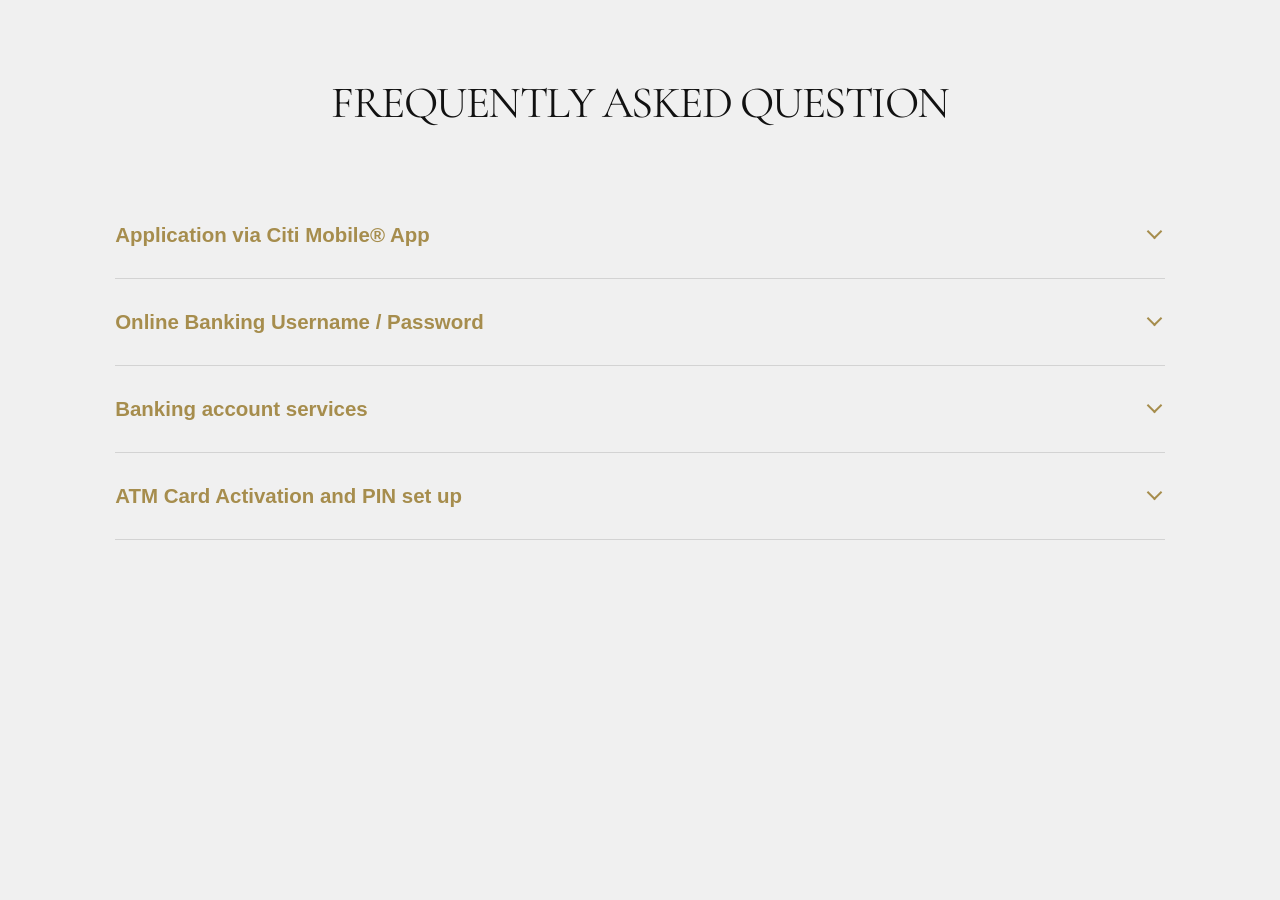
<file: screen2.html>
<!DOCTYPE html>
<html lang="en">
<head>
  <meta charset="UTF-8">
  <meta name="viewport" content="width=device-width, initial-scale=1.0">
  <title>Frequently Asked Questions | Citi</title>
  <link rel="preconnect" href="https://fonts.googleapis.com">
  <link rel="preconnect" href="https://fonts.gstatic.com" crossorigin>
  <link href="https://fonts.googleapis.com/css2?family=Cormorant+Garamond:wght@400;500;600&family=Inter:wght@400;500;600;700&display=swap" rel="stylesheet">
  <link rel="stylesheet" href="screen2.css">
</head>
<body>

  <main class="faq-page">
    <div class="faq-container">
      <h1>FREQUENTLY ASKED QUESTION</h1>
      <div id="faqCategories" class="faq-categories"></div>
    </div>
  </main>

  <script src="screen2.js"></script>
</body>
</html>
</file>
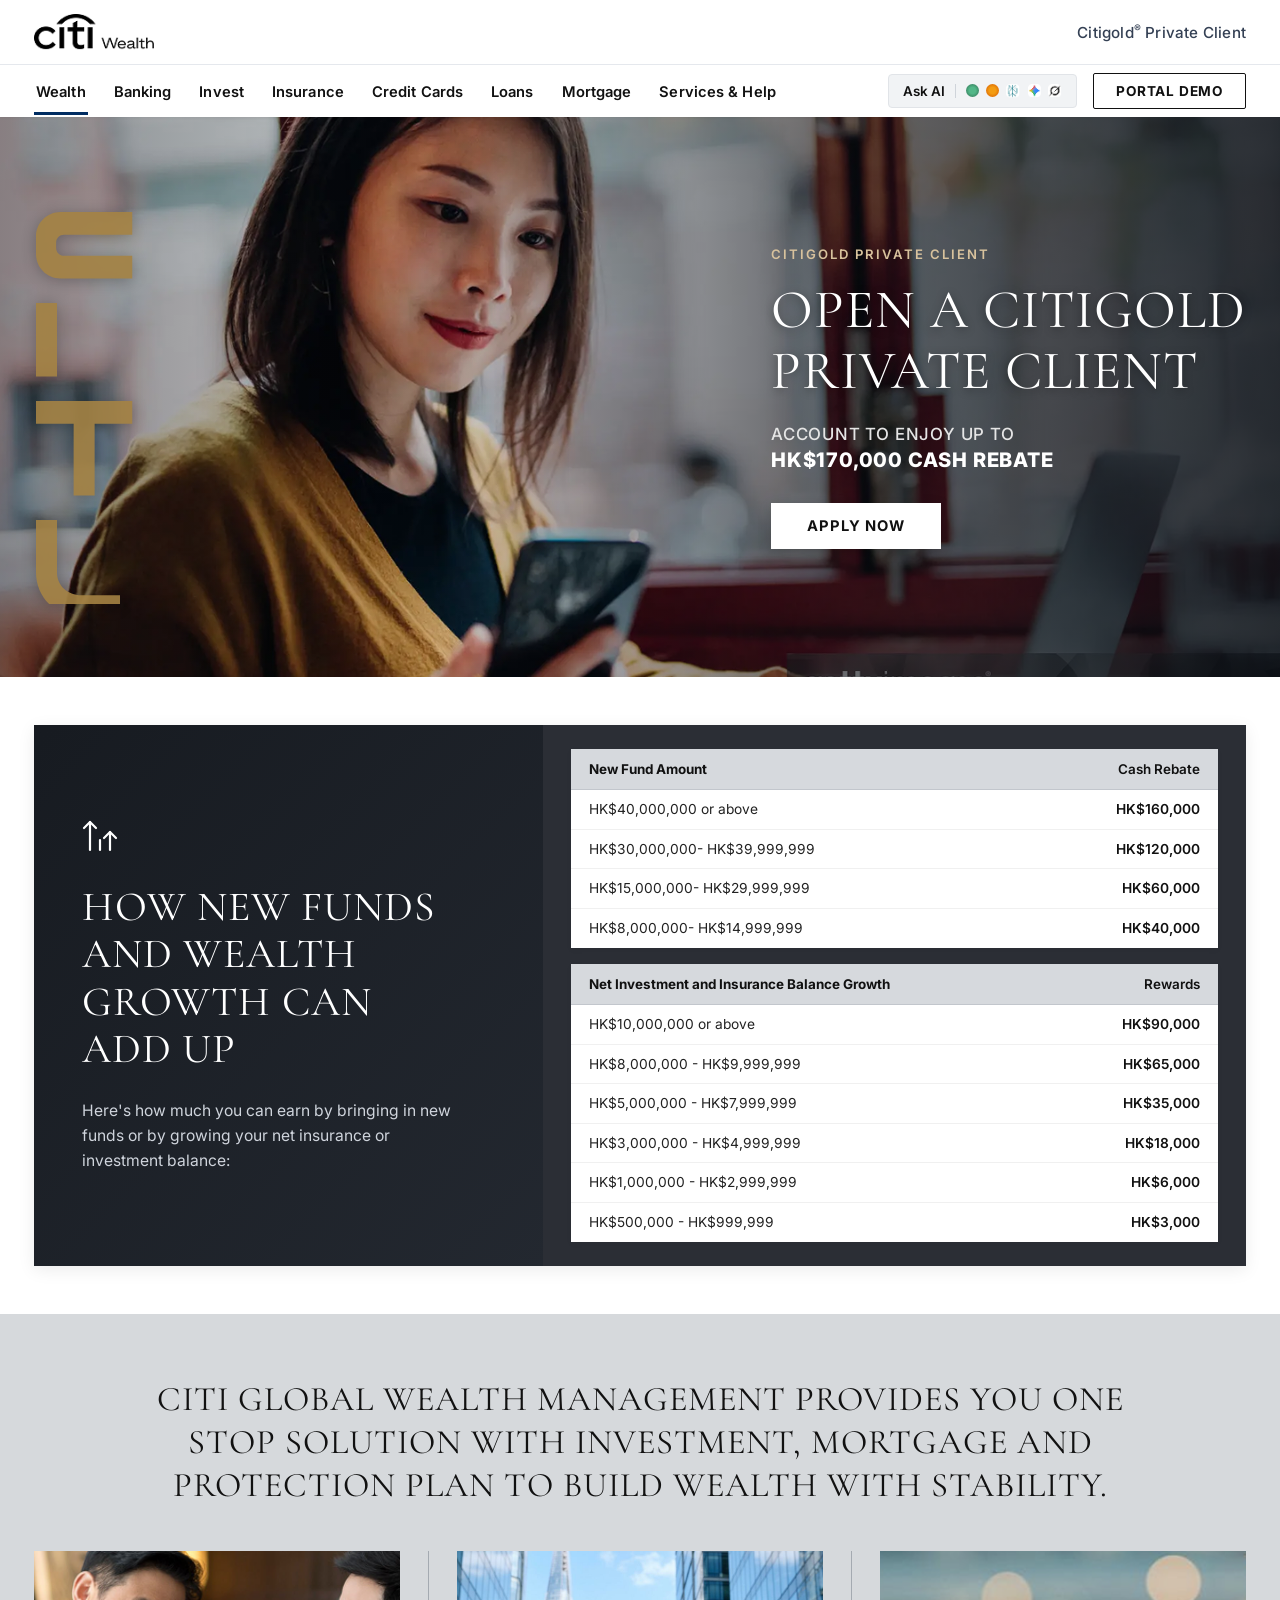
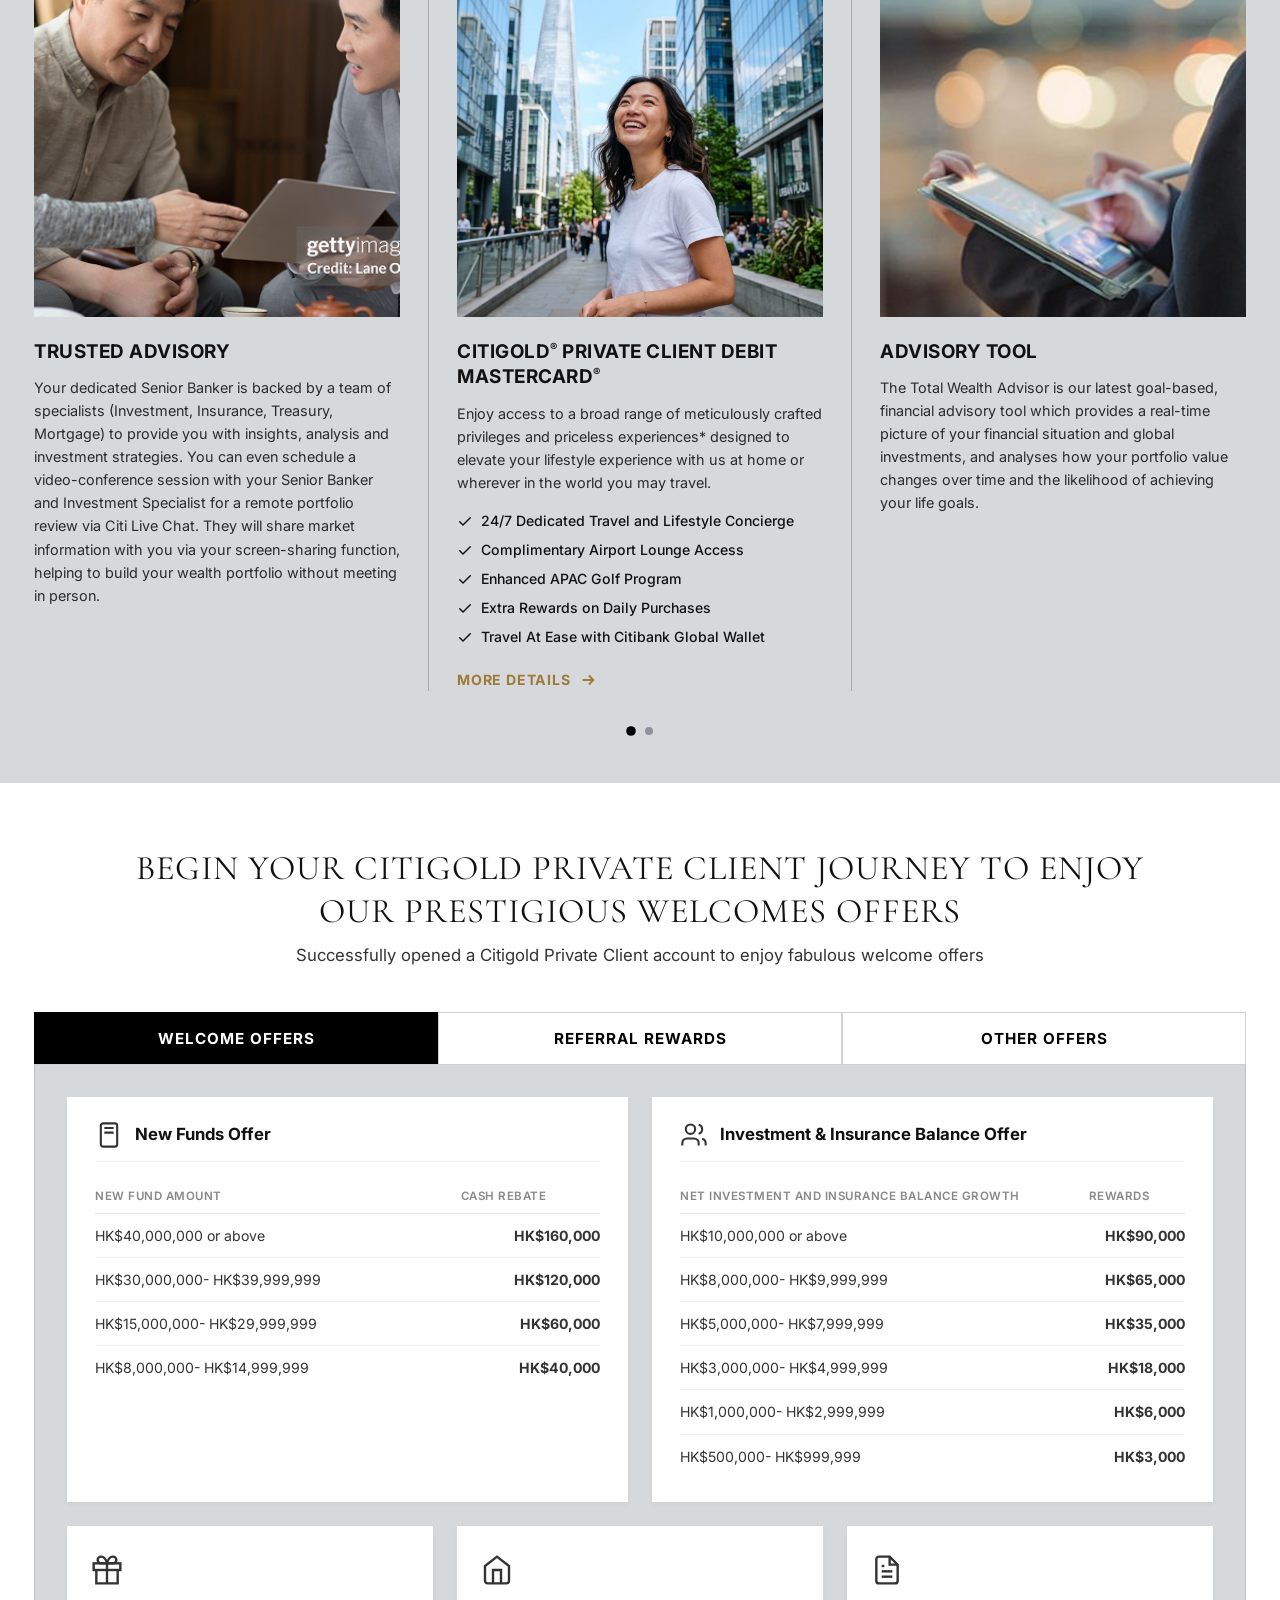
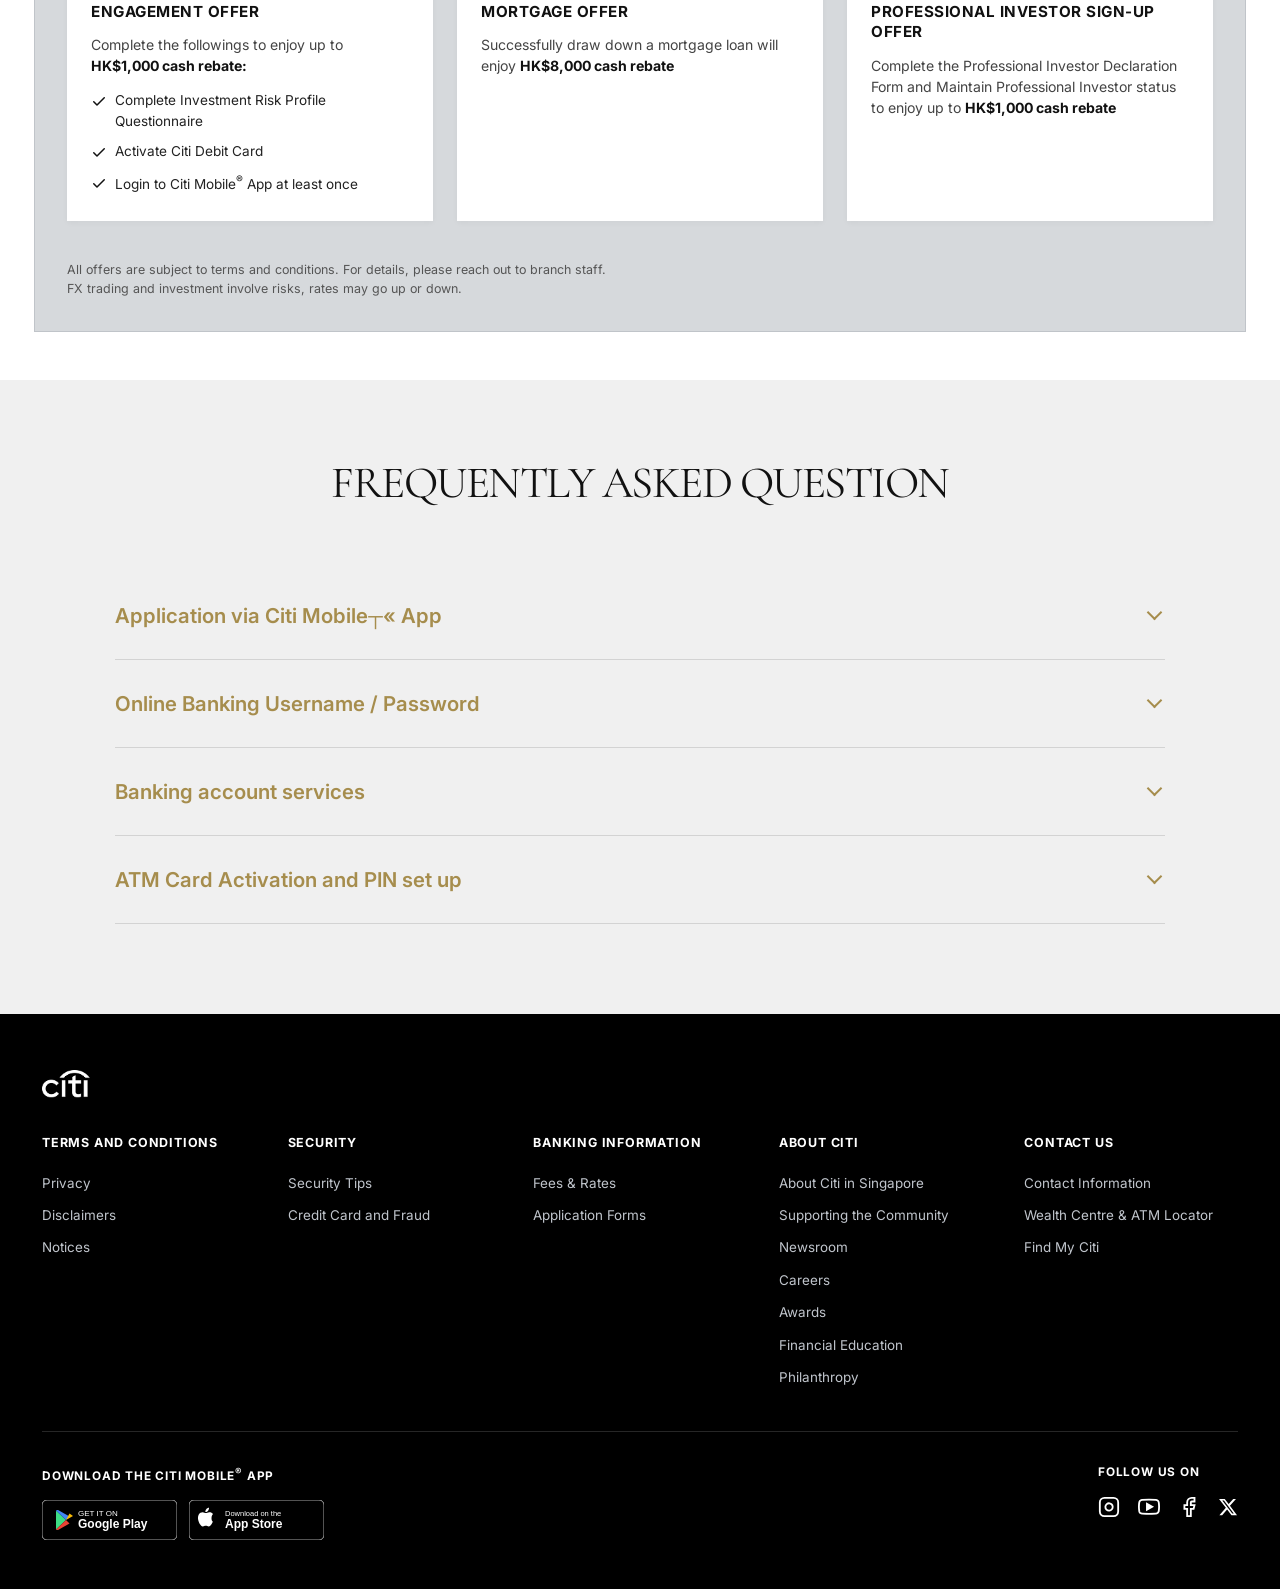
<file: screen3.html>
<!DOCTYPE html>
<html lang="en">
<head>
  <meta name="robots" content="noindex, nofollow">
  <meta name="author" content="Pavithra - Frontend Assessment">
  <meta charset="UTF-8">
  <meta name="viewport" content="width=device-width, initial-scale=1.0">
  <title>Citigold Private Client | Frontend Assessment Demo by Pavithra</title>
  <meta name="description" content="Discover how new funds and wealth growth can add up with Citigold Private Client cash rebates and exclusive privileges.">
  
  <!-- Google Fonts: Cormorant Garamond & Inter -->
  <link rel="preconnect" href="https://fonts.googleapis.com">
  <link rel="preconnect" href="https://fonts.gstatic.com" crossorigin>
  <link href="https://fonts.googleapis.com/css2?family=Cormorant+Garamond:ital,wght@0,300;0,400;0,500;0,600;0,700;1,400&family=Inter:wght@300;400;500;600;700&display=swap" rel="stylesheet">
  
  <link rel="stylesheet" href="screen3.css">
</head>
<body>

  <!-- ================= TOP HEADER & NAVIGATION ================= -->
  <header class="site-header" id="siteHeader">
    <div class="header-top-bar">
      <div class="header-container">
        <a href="#" class="brand-logo" aria-label="Citi Wealth Home">
          <!-- Citi Wealth Official Logo -->
          <img src="assets/icons/image 1193.png" alt="Citi Wealth" class="citi-wealth-logo-img" fetchpriority="high" decoding="async">
        </a>
        <div class="header-top-right">
          <span class="top-tier-tag">Citigold<sup>®</sup> Private Client</span>
        </div>
      </div>
    </div>

    <!-- Main Navigation Bar -->
    <nav class="main-navigation" aria-label="Main Navigation">
      <div class="header-container nav-container">
        <ul class="nav-links">
          <li><a href="#wealth" class="nav-link active">Wealth</a></li>
          <li><a href="#banking" class="nav-link">Banking</a></li>
          <li><a href="#invest" class="nav-link">Invest</a></li>
          <li><a href="#insurance" class="nav-link">Insurance</a></li>
          <li><a href="#credit-cards" class="nav-link">Credit Cards</a></li>
          <li><a href="#loans" class="nav-link">Loans</a></li>
          <li><a href="#mortgage" class="nav-link">Mortgage</a></li>
          <li><a href="#services-help" class="nav-link">Services & Help</a></li>
        </ul>

        <div class="nav-actions">
          <div class="ask-ai-pill-box" id="askAiBtn" role="button" tabindex="0" aria-label="Ask AI Assistant">
            <span class="ask-ai-label">Ask AI</span>
            <span class="ask-ai-sep"></span>
            <div class="ask-ai-icon-group">
              <span class="ai-circle-dot dot-green" title="AI Model 1"></span>
              <span class="ai-circle-dot dot-orange" title="AI Model 2"></span>
              <img src="assets/icons/image 6.png" alt="AI Icon" class="ai-asset-icon" loading="lazy" decoding="async">
              <img src="assets/icons/image 7.png" alt="AI Spark" class="ai-asset-icon" loading="lazy" decoding="async">
              <img src="assets/icons/image 8.png" alt="AI Reset" class="ai-asset-icon" loading="lazy" decoding="async">
            </div>
          </div>
          <a href="#portal-demo" class="btn-logon">PORTAL DEMO</a>
        </div>
      </div>
    </nav>
  </header>

  <main>
    <!-- ================= SECTION 1: HERO BANNER ================= -->
    <section class="hero-section" id="heroSection">
      <div class="hero-background-wrapper">
        <img src="assets/images/image 1.png" alt="Citigold Private Client Hero" class="hero-bg-img" fetchpriority="high" decoding="async">
        <div class="hero-gradient-overlay"></div>
      </div>

      <!-- Left Decorative Gold Citi Branding -->
      <div class="hero-gold-citi-graphic" aria-hidden="true">
        <svg viewBox="0 0 120 480" width="105" height="420" fill="none" class="gold-citi-svg">
          <!-- C -->
          <path d="M110 32H28C12.5 32 0 44.5 0 60V80C0 95.5 12.5 108 28 108H110V82H32C27 82 23 78 23 73V67C23 62 27 58 32 58H110V32Z" fill="#a48243"/>
          <!-- I -->
          <path d="M0 136H24V220H0V136Z" fill="#a48243"/>
          <!-- T -->
          <path d="M0 248H110V274H67V356H43V274H0V248Z" fill="#a48243"/>
          <!-- I with bottom curve -->
          <path d="M0 384H24V444C24 459 36 470 52 470H96V494H50C22 494 0 472 0 444V384Z" fill="#a48243"/>
        </svg>
      </div>

      <div class="hero-content-container">
        <div class="hero-text-card">
          <p class="hero-eyebrow">CITIGOLD PRIVATE CLIENT</p>
          <h1 class="hero-heading">
            OPEN A CITIGOLD<br>
            PRIVATE CLIENT
          </h1>
          <p class="hero-rebate-text">
            ACCOUNT TO ENJOY UP TO<br>
            <strong>HK$170,000 CASH REBATE</strong>
          </p>
          <div class="hero-cta-wrapper">
            <a href="#apply" class="btn-primary-apply">APPLY NOW</a>
          </div>
        </div>
      </div>
    </section>

    <!-- ================= SECTION 2: WEALTH GROWTH ADD UP (3RD IMAGE INSTEAD OF 4TH) ================= -->
    <section class="wealth-growth-section" id="wealthGrowthSection">
      <div class="wealth-growth-container">
        <div class="wealth-growth-banner">
          
          <!-- Left Column with Dark Background & Luxury Typography -->
          <div class="wealth-growth-left">
            <div class="wealth-growth-bg-overlay"></div>
            <div class="wealth-growth-content">
              <!-- Rising Arrows Growth Icon -->
              <div class="growth-arrows-icon" aria-hidden="true">
                <svg viewBox="0 0 36 36" width="36" height="36" fill="none" stroke="#ffffff" stroke-width="2.2" stroke-linecap="round" stroke-linejoin="round">
                  <line x1="28" y1="32" x2="28" y2="14"/>
                  <polyline points="22 20 28 14 34 20"/>
                  <line x1="8" y1="32" x2="8" y2="4"/>
                  <polyline points="2 10 8 4 14 10"/>
                  <line x1="18" y1="32" x2="18" y2="22"/>
                </svg>
              </div>

              <h2 class="wealth-growth-heading">
                HOW NEW FUNDS<br>
                AND WEALTH<br>
                GROWTH CAN<br>
                ADD UP
              </h2>

              <p class="wealth-growth-subtext">
                Here's how much you can earn by bringing in new funds or by growing your net insurance or investment balance:
              </p>
            </div>
          </div>

          <!-- Right Column: Stacked White Tables -->
          <div class="wealth-growth-right">
            
            <!-- Table 1: New Fund Amount -->
            <div class="growth-table-card">
              <table class="growth-data-table">
                <thead>
                  <tr>
                    <th scope="col">New Fund Amount</th>
                    <th scope="col" class="text-right">Cash Rebate</th>
                  </tr>
                </thead>
                <tbody>
                  <tr>
                    <td>HK$40,000,000 or above</td>
                    <td class="text-right">HK$160,000</td>
                  </tr>
                  <tr>
                    <td>HK$30,000,000- HK$39,999,999</td>
                    <td class="text-right">HK$120,000</td>
                  </tr>
                  <tr>
                    <td>HK$15,000,000- HK$29,999,999</td>
                    <td class="text-right">HK$60,000</td>
                  </tr>
                  <tr>
                    <td>HK$8,000,000- HK$14,999,999</td>
                    <td class="text-right">HK$40,000</td>
                  </tr>
                </tbody>
              </table>
            </div>

            <!-- Table 2: Net Investment and Insurance Balance Growth -->
            <div class="growth-table-card">
              <table class="growth-data-table">
                <thead>
                  <tr>
                    <th scope="col">Net Investment and Insurance Balance Growth</th>
                    <th scope="col" class="text-right">Rewards</th>
                  </tr>
                </thead>
                <tbody>
                  <tr>
                    <td>HK$10,000,000 or above</td>
                    <td class="text-right">HK$90,000</td>
                  </tr>
                  <tr>
                    <td>HK$8,000,000 - HK$9,999,999</td>
                    <td class="text-right">HK$65,000</td>
                  </tr>
                  <tr>
                    <td>HK$5,000,000 - HK$7,999,999</td>
                    <td class="text-right">HK$35,000</td>
                  </tr>
                  <tr>
                    <td>HK$3,000,000 - HK$4,999,999</td>
                    <td class="text-right">HK$18,000</td>
                  </tr>
                  <tr>
                    <td>HK$1,000,000 - HK$2,999,999</td>
                    <td class="text-right">HK$6,000</td>
                  </tr>
                  <tr>
                    <td>HK$500,000 - HK$999,999</td>
                    <td class="text-right">HK$3,000</td>
                  </tr>
                </tbody>
              </table>
            </div>

          </div>

        </div>
      </div>
    </section>

    <!-- ================= SECTION 3: WEALTH MANAGEMENT / SOLUTIONS ================= -->
    <section class="solutions-section" id="solutionsSection">
      <div class="solutions-container">
        <header class="section-serif-header">
          <h2 class="serif-title">
            CITI GLOBAL WEALTH MANAGEMENT PROVIDES YOU ONE STOP SOLUTION WITH INVESTMENT, MORTGAGE AND PROTECTION PLAN TO BUILD WEALTH WITH STABILITY.
          </h2>
        </header>

        <div class="solutions-grid" id="solutionsSlider">
          <!-- Column 1: Trusted Advisory -->
          <article class="solution-column">
            <div class="solution-img-box">
              <img src="assets/images/image 1195.png" alt="Trusted Senior Banker Advisory" class="solution-img" loading="lazy" decoding="async">
            </div>
            <div class="solution-body">
              <h3 class="solution-heading">TRUSTED ADVISORY</h3>
              <p class="solution-text">
                Your dedicated Senior Banker is backed by a team of specialists (Investment, Insurance, Treasury, Mortgage) to provide you with insights, analysis and investment strategies. You can even schedule a video-conference session with your Senior Banker and Investment Specialist for a remote portfolio review via Citi Live Chat. They will share market information with you via your screen-sharing function, helping to build your wealth portfolio without meeting in person.
              </p>
            </div>
          </article>

          <div class="solution-col-divider" aria-hidden="true"></div>

          <!-- Column 2: Citigold Private Client Debit Mastercard -->
          <article class="solution-column">
            <div class="solution-img-box debit-card-img-box">
              <img src="assets/images/debit-card-lifestyle.jpg" alt="Citigold Private Client Lifestyle" class="solution-img" loading="lazy" decoding="async">
            </div>
            <div class="solution-body">
              <h3 class="solution-heading">CITIGOLD<sup>®</sup> PRIVATE CLIENT DEBIT MASTERCARD<sup>®</sup></h3>
              <p class="solution-text">
                Enjoy access to a broad range of meticulously crafted privileges and priceless experiences* designed to elevate your lifestyle experience with us at home or wherever in the world you may travel.
              </p>
              <ul class="solution-checkmarks-list">
                <li>
                  <svg class="check-svg-icon" viewBox="0 0 16 16" fill="currentColor"><path d="M13.78 4.22a.75.75 0 0 1 0 1.06l-7.25 7.25a.75.75 0 0 1-1.06 0L2.22 9.28a.751.751 0 0 1 .018-1.042.751.751 0 0 1 1.042-.018L6 10.94l6.72-6.72a.75.75 0 0 1 1.06 0Z"/></svg>
                  <span>24/7 Dedicated Travel and Lifestyle Concierge</span>
                </li>
                <li>
                  <svg class="check-svg-icon" viewBox="0 0 16 16" fill="currentColor"><path d="M13.78 4.22a.75.75 0 0 1 0 1.06l-7.25 7.25a.75.75 0 0 1-1.06 0L2.22 9.28a.751.751 0 0 1 .018-1.042.751.751 0 0 1 1.042-.018L6 10.94l6.72-6.72a.75.75 0 0 1 1.06 0Z"/></svg>
                  <span>Complimentary Airport Lounge Access</span>
                </li>
                <li>
                  <svg class="check-svg-icon" viewBox="0 0 16 16" fill="currentColor"><path d="M13.78 4.22a.75.75 0 0 1 0 1.06l-7.25 7.25a.75.75 0 0 1-1.06 0L2.22 9.28a.751.751 0 0 1 .018-1.042.751.751 0 0 1 1.042-.018L6 10.94l6.72-6.72a.75.75 0 0 1 1.06 0Z"/></svg>
                  <span>Enhanced APAC Golf Program</span>
                </li>
                <li>
                  <svg class="check-svg-icon" viewBox="0 0 16 16" fill="currentColor"><path d="M13.78 4.22a.75.75 0 0 1 0 1.06l-7.25 7.25a.75.75 0 0 1-1.06 0L2.22 9.28a.751.751 0 0 1 .018-1.042.751.751 0 0 1 1.042-.018L6 10.94l6.72-6.72a.75.75 0 0 1 1.06 0Z"/></svg>
                  <span>Extra Rewards on Daily Purchases</span>
                </li>
                <li>
                  <svg class="check-svg-icon" viewBox="0 0 16 16" fill="currentColor"><path d="M13.78 4.22a.75.75 0 0 1 0 1.06l-7.25 7.25a.75.75 0 0 1-1.06 0L2.22 9.28a.751.751 0 0 1 .018-1.042.751.751 0 0 1 1.042-.018L6 10.94l6.72-6.72a.75.75 0 0 1 1.06 0Z"/></svg>
                  <span>Travel At Ease with Citibank Global Wallet</span>
                </li>
              </ul>
              <a href="#mastercard-details" class="solution-link">
                <span>MORE DETAILS</span>
                <svg class="arrow-icon" viewBox="0 0 20 20" fill="none" stroke="currentColor" stroke-width="2">
                  <path d="M4 10h12M11 5l5 5-5 5"/>
                </svg>
              </a>
            </div>
          </article>

          <div class="solution-col-divider" aria-hidden="true"></div>

          <!-- Column 3: Advisory Tool -->
          <article class="solution-column">
            <div class="solution-img-box">
              <img src="assets/images/Rectangle 11.png" alt="Total Wealth Advisor Tool" class="solution-img" loading="lazy" decoding="async">
            </div>
            <div class="solution-body">
              <h3 class="solution-heading">ADVISORY TOOL</h3>
              <p class="solution-text">
                The Total Wealth Advisor is our latest goal-based, financial advisory tool which provides a real-time picture of your financial situation and global investments, and analyses how your portfolio value changes over time and the likelihood of achieving your life goals.
              </p>
            </div>
          </article>
        </div>

        <!-- Carousel Pagination Dots -->
        <div class="carousel-dots-wrapper" role="tablist" aria-label="Solutions pagination">
          <button class="carousel-dot active" role="tab" aria-selected="true" aria-label="Slide 1"></button>
          <button class="carousel-dot" role="tab" aria-selected="false" aria-label="Slide 2"></button>
        </div>
      </div>
    </section>

    <!-- ================= SECTION 4: OFFERS & REBATES ================= -->
    <section class="offers-section" id="offersSection">
      <div class="offers-container">
        <header class="section-serif-header">
          <h2 class="serif-title">
            BEGIN YOUR CITIGOLD PRIVATE CLIENT JOURNEY TO ENJOY OUR PRESTIGIOUS WELCOMES OFFERS
          </h2>
          <p class="section-subtitle">
            Successfully opened a Citigold Private Client account to enjoy fabulous welcome offers
          </p>
        </header>

        <!-- Offer Tabs -->
        <div class="offer-tabs-nav" role="tablist">
          <button class="offer-tab-btn active" role="tab" id="tab-welcome" aria-controls="panel-welcome" aria-selected="true" data-target="panel-welcome">
            WELCOME OFFERS
          </button>
          <button class="offer-tab-btn" role="tab" id="tab-referral" aria-controls="panel-referral" aria-selected="false" data-target="panel-referral">
            REFERRAL REWARDS
          </button>
          <button class="offer-tab-btn" role="tab" id="tab-other" aria-controls="panel-other" aria-selected="false" data-target="panel-other">
            OTHER OFFERS
          </button>
        </div>

        <!-- Tab Panel: Welcome Offers -->
        <div class="offer-tab-panel active" id="panel-welcome" role="tabpanel" aria-labelledby="tab-welcome">
          <div class="panel-inner-box">
            
            <!-- Top Tables Row (2 cards side by side) -->
            <div class="tables-row-grid">
              
              <!-- Card 1: New Funds Offer -->
              <div class="offer-table-card">
                <div class="table-card-header">
                  <div class="offer-header-icon">
                    <svg viewBox="0 0 24 24" fill="none" stroke="currentColor" stroke-width="1.8">
                      <rect x="5" y="2" width="14" height="20" rx="2" ry="2"/>
                      <line x1="12" y1="18" x2="12.01" y2="18"/>
                      <path d="M8 6h8M8 10h8"/>
                    </svg>
                  </div>
                  <h3 class="table-card-title">New Funds Offer</h3>
                </div>
                
                <table class="rebate-table">
                  <thead>
                    <tr>
                      <th scope="col">NEW FUND AMOUNT</th>
                      <th scope="col" class="text-right">CASH REBATE</th>
                    </tr>
                  </thead>
                  <tbody>
                    <tr>
                      <td>HK$40,000,000 or above</td>
                      <td class="rebate-amount text-right">HK$160,000</td>
                    </tr>
                    <tr>
                      <td>HK$30,000,000- HK$39,999,999</td>
                      <td class="rebate-amount text-right">HK$120,000</td>
                    </tr>
                    <tr>
                      <td>HK$15,000,000- HK$29,999,999</td>
                      <td class="rebate-amount text-right">HK$60,000</td>
                    </tr>
                    <tr>
                      <td>HK$8,000,000- HK$14,999,999</td>
                      <td class="rebate-amount text-right">HK$40,000</td>
                    </tr>
                  </tbody>
                </table>
              </div>

              <!-- Card 2: Investment & Insurance Balance Offer -->
              <div class="offer-table-card">
                <div class="table-card-header">
                  <div class="offer-header-icon">
                    <svg viewBox="0 0 24 24" fill="none" stroke="currentColor" stroke-width="1.8">
                      <path d="M16 21v-2a4 4 0 0 0-4-4H6a4 4 0 0 0-4 4v2"/>
                      <circle cx="9" cy="7" r="4"/>
                      <path d="M22 21v-2a4 4 0 0 0-3-3.87"/>
                      <path d="M16 3.13a4 4 0 0 1 0 7.75"/>
                    </svg>
                  </div>
                  <h3 class="table-card-title">Investment & Insurance Balance Offer</h3>
                </div>

                <table class="rebate-table">
                  <thead>
                    <tr>
                      <th scope="col">NET INVESTMENT AND INSURANCE BALANCE GROWTH</th>
                      <th scope="col" class="text-right">REWARDS</th>
                    </tr>
                  </thead>
                  <tbody>
                    <tr>
                      <td>HK$10,000,000 or above</td>
                      <td class="rebate-amount text-right">HK$90,000</td>
                    </tr>
                    <tr>
                      <td>HK$8,000,000- HK$9,999,999</td>
                      <td class="rebate-amount text-right">HK$65,000</td>
                    </tr>
                    <tr>
                      <td>HK$5,000,000- HK$7,999,999</td>
                      <td class="rebate-amount text-right">HK$35,000</td>
                    </tr>
                    <tr>
                      <td>HK$3,000,000- HK$4,999,999</td>
                      <td class="rebate-amount text-right">HK$18,000</td>
                    </tr>
                    <tr>
                      <td>HK$1,000,000- HK$2,999,999</td>
                      <td class="rebate-amount text-right">HK$6,000</td>
                    </tr>
                    <tr>
                      <td>HK$500,000- HK$999,999</td>
                      <td class="rebate-amount text-right">HK$3,000</td>
                    </tr>
                  </tbody>
                </table>
              </div>

            </div>

            <!-- Bottom 3 Mini Feature Cards -->
            <div class="mini-offers-grid">
              <!-- Mini Card 1: Engagement Offer -->
              <div class="mini-offer-card">
                <div class="mini-card-icon-box">
                  <svg viewBox="0 0 24 24" fill="none" stroke="currentColor" stroke-width="1.8">
                    <polyline points="20 12 20 22 4 22 4 12"/>
                    <rect x="2" y="7" width="20" height="5"/>
                    <line x1="12" y1="22" x2="12" y2="7"/>
                    <path d="M12 7H7.5a2.5 2.5 0 0 1 0-5C11 2 12 7 12 7z"/>
                    <path d="M12 7h4.5a2.5 2.5 0 0 0 0-5C13 2 12 7 12 7z"/>
                  </svg>
                </div>
                <h4 class="mini-card-title">ENGAGEMENT OFFER</h4>
                <p class="mini-card-intro">
                  Complete the followings to enjoy up to <strong>HK$1,000 cash rebate:</strong>
                </p>
                <ul class="mini-card-checklist">
                  <li>
                    <svg class="check-svg-icon" viewBox="0 0 16 16" fill="currentColor"><path d="M13.78 4.22a.75.75 0 0 1 0 1.06l-7.25 7.25a.75.75 0 0 1-1.06 0L2.22 9.28a.751.751 0 0 1 .018-1.042.751.751 0 0 1 1.042-.018L6 10.94l6.72-6.72a.75.75 0 0 1 1.06 0Z"/></svg>
                    <span>Complete Investment Risk Profile Questionnaire</span>
                  </li>
                  <li>
                    <svg class="check-svg-icon" viewBox="0 0 16 16" fill="currentColor"><path d="M13.78 4.22a.75.75 0 0 1 0 1.06l-7.25 7.25a.75.75 0 0 1-1.06 0L2.22 9.28a.751.751 0 0 1 .018-1.042.751.751 0 0 1 1.042-.018L6 10.94l6.72-6.72a.75.75 0 0 1 1.06 0Z"/></svg>
                    <span>Activate Citi Debit Card</span>
                  </li>
                  <li>
                    <svg class="check-svg-icon" viewBox="0 0 16 16" fill="currentColor"><path d="M13.78 4.22a.75.75 0 0 1 0 1.06l-7.25 7.25a.75.75 0 0 1-1.06 0L2.22 9.28a.751.751 0 0 1 .018-1.042.751.751 0 0 1 1.042-.018L6 10.94l6.72-6.72a.75.75 0 0 1 1.06 0Z"/></svg>
                    <span>Login to Citi Mobile<sup>®</sup> App at least once</span>
                  </li>
                </ul>
              </div>

              <!-- Mini Card 2: Mortgage Offer -->
              <div class="mini-offer-card">
                <div class="mini-card-icon-box">
                  <svg viewBox="0 0 24 24" fill="none" stroke="currentColor" stroke-width="1.8">
                    <path d="M3 9l9-7 9 7v11a2 2 0 0 1-2 2H5a2 2 0 0 1-2-2z"/>
                    <polyline points="9 22 9 12 15 12 15 22"/>
                  </svg>
                </div>
                <h4 class="mini-card-title">MORTGAGE OFFER</h4>
                <p class="mini-card-intro">
                  Successfully draw down a mortgage loan will enjoy <strong>HK$8,000 cash rebate</strong>
                </p>
              </div>

              <!-- Mini Card 3: Professional Investor Sign-up Offer -->
              <div class="mini-offer-card">
                <div class="mini-card-icon-box">
                  <svg viewBox="0 0 24 24" fill="none" stroke="currentColor" stroke-width="1.8">
                    <path d="M14 2H6a2 2 0 0 0-2 2v16a2 2 0 0 0 2 2h12a2 2 0 0 0 2-2V8z"/>
                    <polyline points="14 2 14 8 20 8"/>
                    <line x1="16" y1="13" x2="8" y2="13"/>
                    <line x1="16" y1="17" x2="8" y2="17"/>
                    <polyline points="10 9 9 9 8 9"/>
                  </svg>
                </div>
                <h4 class="mini-card-title">PROFESSIONAL INVESTOR SIGN-UP OFFER</h4>
                <p class="mini-card-intro">
                  Complete the Professional Investor Declaration Form and Maintain Professional Investor status to enjoy up to <strong>HK$1,000 cash rebate</strong>
                </p>
              </div>
            </div>

            <!-- Disclaimers footer -->
            <div class="panel-disclaimer">
              <p>All offers are subject to terms and conditions. For details, please reach out to branch staff.</p>
              <p>FX trading and investment involve risks, rates may go up or down.</p>
            </div>

          </div>
        </div>

        <!-- Tab Panel: Referral Rewards -->
        <div class="offer-tab-panel" id="panel-referral" role="tabpanel" aria-labelledby="tab-referral" hidden>
          <div class="panel-inner-box">
            <!-- Referral Hero Banner with Floating Text Box -->
            <div class="referral-banner-card">
              <img src="assets/images/image 1232 1.png" alt="Referral Rewards" class="referral-banner-img" fetchpriority="high" decoding="async">
              <div class="referral-floating-box">
                <p>
                  Refer your family and friends to join Citigold Private Client or Citigold and earn up to <strong>HK$12,800 cash rebate</strong> for each successful referral. The more you refer, the more you can earn!
                </p>
              </div>
            </div>

            <!-- Referral Rewards 3-Column Table -->
            <div class="referral-table-wrapper">
              <div class="referral-col-card">
                <div class="referral-col-header">Referee’s Banking Account Opened</div>
                <div class="referral-col-cell">Citigold Private Client</div>
                <div class="referral-col-cell">Citigold</div>
              </div>
              <div class="referral-col-card">
                <div class="referral-col-header">Referee’s Banking Account Designated Balance</div>
                <div class="referral-col-cell">HK$8,000,000 or above</div>
                <div class="referral-col-cell">HK$1,500,000 or above</div>
              </div>
              <div class="referral-col-card">
                <div class="referral-col-header">Cash Rebate to Referrer for Each Successful Referral</div>
                <div class="referral-col-cell referral-val">HK$12,800</div>
                <div class="referral-col-cell referral-val">HK$2,088</div>
              </div>
            </div>

            <div class="panel-disclaimer">
              <p>All offers are subject to terms and conditions. For details, please reach out to branch staff.</p>
              <p>FX trading and investment involve risks, rates may go up or down.</p>
            </div>
          </div>
        </div>

        <!-- Tab Panel: Other Offers -->
        <div class="offer-tab-panel" id="panel-other" role="tabpanel" aria-labelledby="tab-other" hidden>
          <div class="panel-inner-box">
            <div class="other-offers-grid">
              <!-- Card 1: Foreign Exchange -->
              <div class="other-offer-card">
                <div class="other-offer-img-box">
                  <img src="assets/images/Rectangle 11 (3).png" alt="Foreign Exchange" class="other-offer-img" loading="lazy" decoding="async">
                </div>
                <div class="other-offer-body">
                  <h3 class="other-offer-title">FOREIGN EXCHANGE</h3>
                  <p class="other-offer-desc">
                    Enjoy 0% spread for every successful FX transactions via Citi Mobile<sup>®</sup> App or Citibank Online within the first 6 calendar months from account opening
                  </p>
                  <a href="#learn-more-fx" class="other-offer-link">
                    <span>LEARN MORE</span>
                    <svg class="arrow-icon" viewBox="0 0 20 20" fill="none" stroke="currentColor" stroke-width="2">
                      <path d="M4 10h12M11 5l5 5-5 5"/>
                    </svg>
                  </a>
                </div>
              </div>

              <!-- Card 2: Stock -->
              <div class="other-offer-card">
                <div class="other-offer-img-box">
                  <img src="assets/images/Rectangle 43.png" alt="Stock" class="other-offer-img" loading="lazy" decoding="async">
                </div>
                <div class="other-offer-body">
                  <h3 class="other-offer-title">STOCK</h3>
                  <p class="other-offer-desc">
                    Enjoy HK & US Stock 3-month Brokerage Buy Fee Waiver.
                  </p>
                  <a href="#learn-more-stock" class="other-offer-link">
                    <span>LEARN MORE</span>
                    <svg class="arrow-icon" viewBox="0 0 20 20" fill="none" stroke="currentColor" stroke-width="2">
                      <path d="M4 10h12M11 5l5 5-5 5"/>
                    </svg>
                  </a>
                </div>
              </div>
            </div>

            <div class="panel-disclaimer">
              <p>All offers are subject to terms and conditions. For details, please reach out to branch staff.</p>
              <p>FX trading and investment involve risks, rates may go up or down.</p>
            </div>
          </div>
        </div>

      </div>
    </section>

    <!-- ================= SECTION 5: FREQUENTLY ASKED QUESTION ================= -->
    <section class="faq-page" id="faqSection">
      <div class="faq-container">
        <h2 class="faq-heading">FREQUENTLY ASKED QUESTION</h2>
        <div id="faqCategories" class="faq-categories">
          <!-- Category 1: Application via Citi Mobile┬« App -->
          <section class="category">
            <button class="category-button" type="button" aria-expanded="false">
              <span>Application via Citi Mobile┬« App</span>
              <span class="category-chevron" aria-hidden="true"></span>
            </button>
            <div class="category-content">
              <div class="question-item">
                <button class="question-button" type="button" aria-expanded="false">
                  <span>What is remote account opening?</span>
                  <span class="question-chevron" aria-hidden="true"></span>
                </button>
                <div class="answer">
                  <p>Remote account opening allows you to apply for a banking account online without visiting a branch. You can complete the application through the available Citi digital channels.</p>
                </div>
              </div>
              <div class="question-item">
                <button class="question-button" type="button" aria-expanded="false">
                  <span>Why should I apply for a banking account via Citi Mobile┬« App?</span>
                  <span class="question-chevron" aria-hidden="true"></span>
                </button>
                <div class="answer">
                  <p>You can conveniently complete the application online and use Citi Mobile┬« App to continue the application process. Please refer to the bank's official information for the applicable eligibility criteria.</p>
                </div>
              </div>
              <div class="question-item">
                <button class="question-button" type="button" aria-expanded="false">
                  <span>How can I apply for a banking account via Citi Mobile┬« App?</span>
                  <span class="question-chevron" aria-hidden="true"></span>
                </button>
                <div class="answer">
                  <p>Complete the online application form and follow the instructions in Citi Mobile┬« App to continue the banking account application process.</p>
                </div>
              </div>
              <div class="question-item">
                <button class="question-button" type="button" aria-expanded="false">
                  <span>Is there any charge for applying for a banking account via Citi Mobile┬« App?</span>
                  <span class="question-chevron" aria-hidden="true"></span>
                </button>
                <div class="answer">
                  <p>Please refer to the bank's official terms and conditions for information about any charges related to the account you are applying for.</p>
                </div>
              </div>
              <div class="question-item">
                <button class="question-button" type="button" aria-expanded="false">
                  <span>Why do I need to take photo of my HKID card from multiple angles?</span>
                  <span class="question-chevron" aria-hidden="true"></span>
                </button>
                <div class="answer">
                  <p>Taking photos from the requested angles helps the system capture the necessary details of your HKID card for identity verification.</p>
                </div>
              </div>
              <div class="question-item">
                <button class="question-button" type="button" aria-expanded="false">
                  <span>Why do I need to take a selfie and blink my eyes twice?</span>
                  <span class="question-chevron" aria-hidden="true"></span>
                </button>
                <div class="answer">
                  <p>The selfie and blinking instructions are part of the identity verification process. Follow the on-screen instructions and make sure your face is clearly visible.</p>
                </div>
              </div>
              <div class="question-item">
                <button class="question-button" type="button" aria-expanded="false">
                  <span>Do I need to upload any document, e.g. Address proof?</span>
                  <span class="question-chevron" aria-hidden="true"></span>
                </button>
                <div class="answer">
                  <p>Any additional documents required will depend on the application and verification process. Follow the instructions displayed during your application.</p>
                </div>
              </div>
              <div class="question-item">
                <button class="question-button" type="button" aria-expanded="false">
                  <span>Is my application information secure and protected?</span>
                  <span class="question-chevron" aria-hidden="true"></span>
                </button>
                <div class="answer">
                  <p>Please refer to the bank's official privacy policy and security information to understand how your application information is handled and protected.</p>
                </div>
              </div>
              <div class="question-item">
                <button class="question-button" type="button" aria-expanded="false">
                  <span>Why have I failed the identity verification and need to visit branch to complete the application?</span>
                  <span class="question-chevron" aria-hidden="true"></span>
                </button>
                <div class="answer">
                  <p>If identity verification cannot be completed successfully online, you may be asked to visit a branch to complete the application process.</p>
                </div>
              </div>
              <div class="question-item">
                <button class="question-button" type="button" aria-expanded="false">
                  <span>Why do I need to input my personal information to apply for a banking account?</span>
                  <span class="question-chevron" aria-hidden="true"></span>
                </button>
                <div class="answer">
                  <p>You will need to input your latest personal information for Citibank's record during your banking account application process.</p>
                </div>
              </div>
              <div class="question-item">
                <button class="question-button" type="button" aria-expanded="false">
                  <span>Do I need to open an account during business hours?</span>
                  <span class="question-chevron" aria-hidden="true"></span>
                </button>
                <div class="answer">
                  <p>There are no time or place restrictions on opening your banking account. You simply complete the application form online and download Citi Mobile┬« App to complete the rest of the application, anytime and anywhere. It takes a minimum of 10 minutes to complete the application process if you meet the application criteria. (According to our usability test, the majority of participants completed the application of banking account within 10 mins.)</p>
                </div>
              </div>
              <div class="question-item">
                <button class="question-button" type="button" aria-expanded="false">
                  <span>What's a one-time password?</span>
                  <span class="question-chevron" aria-hidden="true"></span>
                </button>
                <div class="answer">
                  <p>A one-time password (OTP) is a verification code used during an authentication process. Follow the instructions provided through the bank's official channels.</p>
                </div>
              </div>
              <div class="question-item">
                <button class="question-button" type="button" aria-expanded="false">
                  <span>What do I have to be aware of during the registration for facial recognition?</span>
                  <span class="question-chevron" aria-hidden="true"></span>
                </button>
                <div class="answer">
                  <p>Follow the on-screen instructions carefully. Make sure your face is clearly visible and that the surrounding lighting is suitable for the identity verification process.</p>
                </div>
              </div>
              <div class="question-item">
                <button class="question-button" type="button" aria-expanded="false">
                  <span>How can I resume my application?</span>
                  <span class="question-chevron" aria-hidden="true"></span>
                </button>
                <div class="answer">
                  <p>Follow the instructions provided in Citi Mobile┬« App or through the bank's official application channels to check whether you can resume your previous application.</p>
                </div>
              </div>
            </div>
          </section>
          <!-- Category 2: Online Banking Username / Password -->
          <section class="category">
            <button class="category-button" type="button" aria-expanded="false">
              <span>Online Banking Username / Password</span>
              <span class="category-chevron" aria-hidden="true"></span>
            </button>
            <div class="category-content">
              <div class="question-item">
                <button class="question-button" type="button" aria-expanded="false">
                  <span>What if I forget my Online Banking Username / Password?</span>
                  <span class="question-chevron" aria-hidden="true"></span>
                </button>
                <div class="answer">
                  <p>Use the official Citibank Online or Citi Mobile┬« App recovery options to retrieve your username or reset your password. Follow the instructions shown on the official banking service.</p>
                </div>
              </div>
              <div class="question-item">
                <button class="question-button" type="button" aria-expanded="false">
                  <span>Do I need to create Online Banking Username / Password if I have already registered?</span>
                  <span class="question-chevron" aria-hidden="true"></span>
                </button>
                <div class="answer">
                  <p>If you have already registered for online banking, follow the instructions provided during the application process to use your existing credentials where applicable.</p>
                </div>
              </div>
            </div>
          </section>
          <!-- Category 3: Banking account services -->
          <section class="category">
            <button class="category-button" type="button" aria-expanded="false">
              <span>Banking account services</span>
              <span class="category-chevron" aria-hidden="true"></span>
            </button>
            <div class="category-content">
              <div class="question-item">
                <button class="question-button" type="button" aria-expanded="false">
                  <span>How can I update my account information after the account is successfully opened?</span>
                  <span class="question-chevron" aria-hidden="true"></span>
                </button>
                <div class="answer">
                  <p>Please use the bank's official online banking services or contact customer support for instructions on updating your account information.</p>
                </div>
              </div>
              <div class="question-item">
                <button class="question-button" type="button" aria-expanded="false">
                  <span>If I am an existing Citi credit card customer, how should I proceed to open a Citigold account?</span>
                  <span class="question-chevron" aria-hidden="true"></span>
                </button>
                <div class="answer">
                  <p>Follow the official account opening instructions and provide the requested information during the application process.</p>
                </div>
              </div>
              <div class="question-item">
                <button class="question-button" type="button" aria-expanded="false">
                  <span>Will the banker contact me after opening the account?</span>
                  <span class="question-chevron" aria-hidden="true"></span>
                </button>
                <div class="answer">
                  <p>Any follow-up arrangements depend on your application and account service. Please refer to the bank's official confirmation for details.</p>
                </div>
              </div>
              <div class="question-item">
                <button class="question-button" type="button" aria-expanded="false">
                  <span>After my account is successfully opened, when will I receive the ATM card?</span>
                  <span class="question-chevron" aria-hidden="true"></span>
                </button>
                <div class="answer">
                  <p>The ATM card will be dispatched upon the account being successfully opened. Normally you will receive the ATM card within 3 to 5 working days, excluding Saturdays, Sundays and public holidays.</p>
                </div>
              </div>
            </div>
          </section>
          <!-- Category 4: ATM Card Activation and PIN set up -->
          <section class="category">
            <button class="category-button" type="button" aria-expanded="false">
              <span>ATM Card Activation and PIN set up</span>
              <span class="category-chevron" aria-hidden="true"></span>
            </button>
            <div class="category-content">
              <div class="question-item">
                <button class="question-button" type="button" aria-expanded="false">
                  <span>How can I activate the ATM card and set up ATM PIN?</span>
                  <span class="question-chevron" aria-hidden="true"></span>
                </button>
                <div class="answer">
                  <p>You can activate your ATM card via Citibank Online or Citi Mobile┬« App by following the steps below:</p>
                  <p>Citibank Online:<br>i. Login to Citibank Online<br>ii. Click on ΓÇÿServicesΓÇÖ and 'My Profile'<br>iii. Select ΓÇÿActivate ATM/Debit/Credit CardΓÇÖ<br>iv. Follow the instructions and submit the request with One Time Password</p>
                  <p>Citi Mobile┬« App:<br>i. Login to Citi Mobile┬« App<br>ii. Click on ΓÇÿProfile&SettingsΓÇÖ<br>iii. Select ΓÇÿActivate ATM/DebitΓÇÖ<br>iv. Follow the instructions and submit the request with One Time Password</p>
                </div>
              </div>
              <div class="question-item">
                <button class="question-button" type="button" aria-expanded="false">
                  <span>Is there any deadline for activating the ATM card and setting up ATM PIN?</span>
                  <span class="question-chevron" aria-hidden="true"></span>
                </button>
                <div class="answer">
                  <p>Please refer to the instructions provided with your card or contact the bank through its official customer service channels for the applicable deadline.</p>
                </div>
              </div>
              <div class="question-item">
                <button class="question-button" type="button" aria-expanded="false">
                  <span>What if I forget the ATM PIN?</span>
                  <span class="question-chevron" aria-hidden="true"></span>
                </button>
                <div class="answer">
                  <p>Use the bank's official card services to check the available ATM PIN reset options.</p>
                </div>
              </div>
            </div>
          </section>
        </div>
      </div>
    </section>
  </main>

  <!-- ================= OFFICIAL CITI FOOTER ================= -->
  <footer class="citi-footer-dark">
    <div class="citi-footer-container">
      <!-- Footer Citi Logo -->
      <div class="footer-citi-logo-box">
        <img src="assets/icons/citi-white-logo.png" alt="Citi" class="footer-citi-logo-img" fetchpriority="high" decoding="async">
      </div>

      <!-- 5-Column Navigation Grid -->
      <div class="citi-footer-columns">
        <!-- Col 1 -->
        <div class="citi-footer-column">
          <h4 class="citi-footer-col-title">TERMS AND CONDITIONS</h4>
          <ul class="citi-footer-links-list">
            <li><a href="#privacy">Privacy</a></li>
            <li><a href="#disclaimers">Disclaimers</a></li>
            <li><a href="#notices">Notices</a></li>
          </ul>
        </div>

        <!-- Col 2 -->
        <div class="citi-footer-column">
          <h4 class="citi-footer-col-title">SECURITY</h4>
          <ul class="citi-footer-links-list">
            <li><a href="#security-tips">Security Tips</a></li>
            <li><a href="#fraud">Credit Card and Fraud</a></li>
          </ul>
        </div>

        <!-- Col 3 -->
        <div class="citi-footer-column">
          <h4 class="citi-footer-col-title">BANKING INFORMATION</h4>
          <ul class="citi-footer-links-list">
            <li><a href="#fees">Fees & Rates</a></li>
            <li><a href="#forms">Application Forms</a></li>
          </ul>
        </div>

        <!-- Col 4 -->
        <div class="citi-footer-column">
          <h4 class="citi-footer-col-title">ABOUT CITI</h4>
          <ul class="citi-footer-links-list">
            <li><a href="#about-citi">About Citi in Singapore</a></li>
            <li><a href="#community">Supporting the Community</a></li>
            <li><a href="#newsroom">Newsroom</a></li>
            <li><a href="#careers">Careers</a></li>
            <li><a href="#awards">Awards</a></li>
            <li><a href="#education">Financial Education</a></li>
            <li><a href="#philanthropy">Philanthropy</a></li>
          </ul>
        </div>

        <!-- Col 5 -->
        <div class="citi-footer-column">
          <h4 class="citi-footer-col-title">CONTACT US</h4>
          <ul class="citi-footer-links-list">
            <li><a href="#contact-info">Contact Information</a></li>
            <li><a href="#atm-locator">Wealth Centre & ATM Locator</a></li>
            <li><a href="#find-citi">Find My Citi</a></li>
          </ul>
        </div>
      </div>

      <div class="citi-footer-divider"></div>

      <!-- Footer Bottom Bar -->
      <div class="citi-footer-bottom-bar">
        <div class="footer-app-download">
          <span class="footer-bottom-label">DOWNLOAD THE CITI MOBILE<sup>®</sup> APP</span>
          <div class="app-store-badges">
            <!-- Google Play Badge -->
            <a href="#google-play" class="store-badge-btn" aria-label="Get it on Google Play">
              <svg viewBox="0 0 135 40" width="135" height="40">
                <rect width="135" height="40" rx="5" fill="#000" stroke="#a6a6a6" stroke-width="1"/>
                <path d="M14 10.5L24 20L14 29.5V10.5Z" fill="#3DDC84"/>
                <path d="M14 10.5L24 20L27.5 16.5L16.5 10.2C15.6 9.7 14.6 9.8 14 10.5Z" fill="#4285F4"/>
                <path d="M14 29.5L24 20L27.5 23.5L16.5 29.8C15.6 30.3 14.6 30.2 14 29.5Z" fill="#EA4335"/>
                <path d="M24 20L31 16L27.5 13.5L24 20Z" fill="#FBBC04"/>
                <text x="36" y="16" fill="#fff" font-size="8" font-family="sans-serif">GET IT ON</text>
                <text x="36" y="28" fill="#fff" font-size="12" font-weight="bold" font-family="sans-serif">Google Play</text>
              </svg>
            </a>
            <!-- App Store Badge -->
            <a href="#app-store" class="store-badge-btn" aria-label="Download on the App Store">
              <svg viewBox="0 0 135 40" width="135" height="40">
                <rect width="135" height="40" rx="5" fill="#000" stroke="#a6a6a6" stroke-width="1"/>
                <path d="M22.5 18C22.5 15.5 24 14.2 24.1 14.1C23 12.5 21.2 12.2 20.6 12.2C19.1 12 17.7 13.1 16.9 13.1C16.1 13.1 14.9 12.2 13.7 12.2C12.1 12.2 10.6 13.1 9.8 14.5C8.1 17.5 9.4 21.8 11 24.2C11.8 25.3 12.7 26.6 13.9 26.5C15 26.4 15.5 25.8 16.8 25.8C18.1 25.8 18.5 26.5 19.7 26.5C20.9 26.5 21.7 25.3 22.5 24.2C23.4 22.9 23.8 21.6 23.8 21.5C23.7 21.4 22.5 21 22.5 18Z" fill="#fff"/>
                <path d="M19.1 10.8C19.7 10 20.1 8.9 20 7.8C19 7.8 17.9 8.4 17.3 9.2C16.7 9.9 16.2 11 16.4 12.1C17.4 12.2 18.5 11.5 19.1 10.8Z" fill="#fff"/>
                <text x="36" y="16" fill="#fff" font-size="7.5" font-family="sans-serif">Download on the</text>
                <text x="36" y="28" fill="#fff" font-size="12" font-weight="bold" font-family="sans-serif">App Store</text>
              </svg>
            </a>
          </div>
        </div>

        <!-- Social Media Icons -->
        <div class="footer-social-follow">
          <span class="footer-bottom-label">FOLLOW US ON</span>
          <div class="social-icon-links">
            <!-- Instagram -->
            <a href="#instagram" class="social-link" aria-label="Instagram">
              <svg viewBox="0 0 24 24" width="22" height="22" fill="none" stroke="currentColor" stroke-width="2">
                <rect x="2" y="2" width="20" height="20" rx="5" ry="5"/>
                <path d="M16 11.37A4 4 0 1 1 12.63 8 4 4 0 0 1 16 11.37z"/>
                <line x1="17.5" y1="6.5" x2="17.51" y2="6.5"/>
              </svg>
            </a>
            <!-- YouTube -->
            <a href="#youtube" class="social-link" aria-label="YouTube">
              <svg viewBox="0 0 24 24" width="22" height="22" fill="none" stroke="currentColor" stroke-width="2">
                <path d="M22.54 6.42a2.78 2.78 0 0 0-1.94-2C18.88 4 12 4 12 4s-6.88 0-8.6.46a2.78 2.78 0 0 0-1.94 2A29 29 0 0 0 1 11.75a29 29 0 0 0 .46 5.33A2.78 2.78 0 0 0 3.4 19c1.72.46 8.6.46 8.6.46s6.88 0 8.6-.46a2.78 2.78 0 0 0 1.94-2 29 29 0 0 0 .46-5.25 29 29 0 0 0-.46-5.33z"/>
                <polygon points="9.75 15.02 15.5 11.75 9.75 8.48 9.75 15.02" fill="currentColor"/>
              </svg>
            </a>
            <!-- Facebook -->
            <a href="#facebook" class="social-link" aria-label="Facebook">
              <svg viewBox="0 0 24 24" width="22" height="22" fill="none" stroke="currentColor" stroke-width="2">
                <path d="M18 2h-3a5 5 0 0 0-5 5v3H7v4h3v8h4v-8h3l1-4h-4V7a1 1 0 0 1 1-1h3z"/>
              </svg>
            </a>
            <!-- X (Twitter) -->
            <a href="#x" class="social-link" aria-label="X">
              <svg viewBox="0 0 24 24" width="20" height="20" fill="currentColor">
                <path d="M18.244 2.25h3.308l-7.227 8.26 8.502 11.24H16.17l-5.214-6.817L4.99 21.75H1.68l7.73-8.835L1.254 2.25H8.08l4.713 6.231zm-1.161 17.52h1.833L7.084 4.126H5.117z"/>
              </svg>
            </a>
          </div>
        </div>
      </div>
    </div>
  </footer>

  <script src="screen3.js"></script>
</body>
</html>
</file>
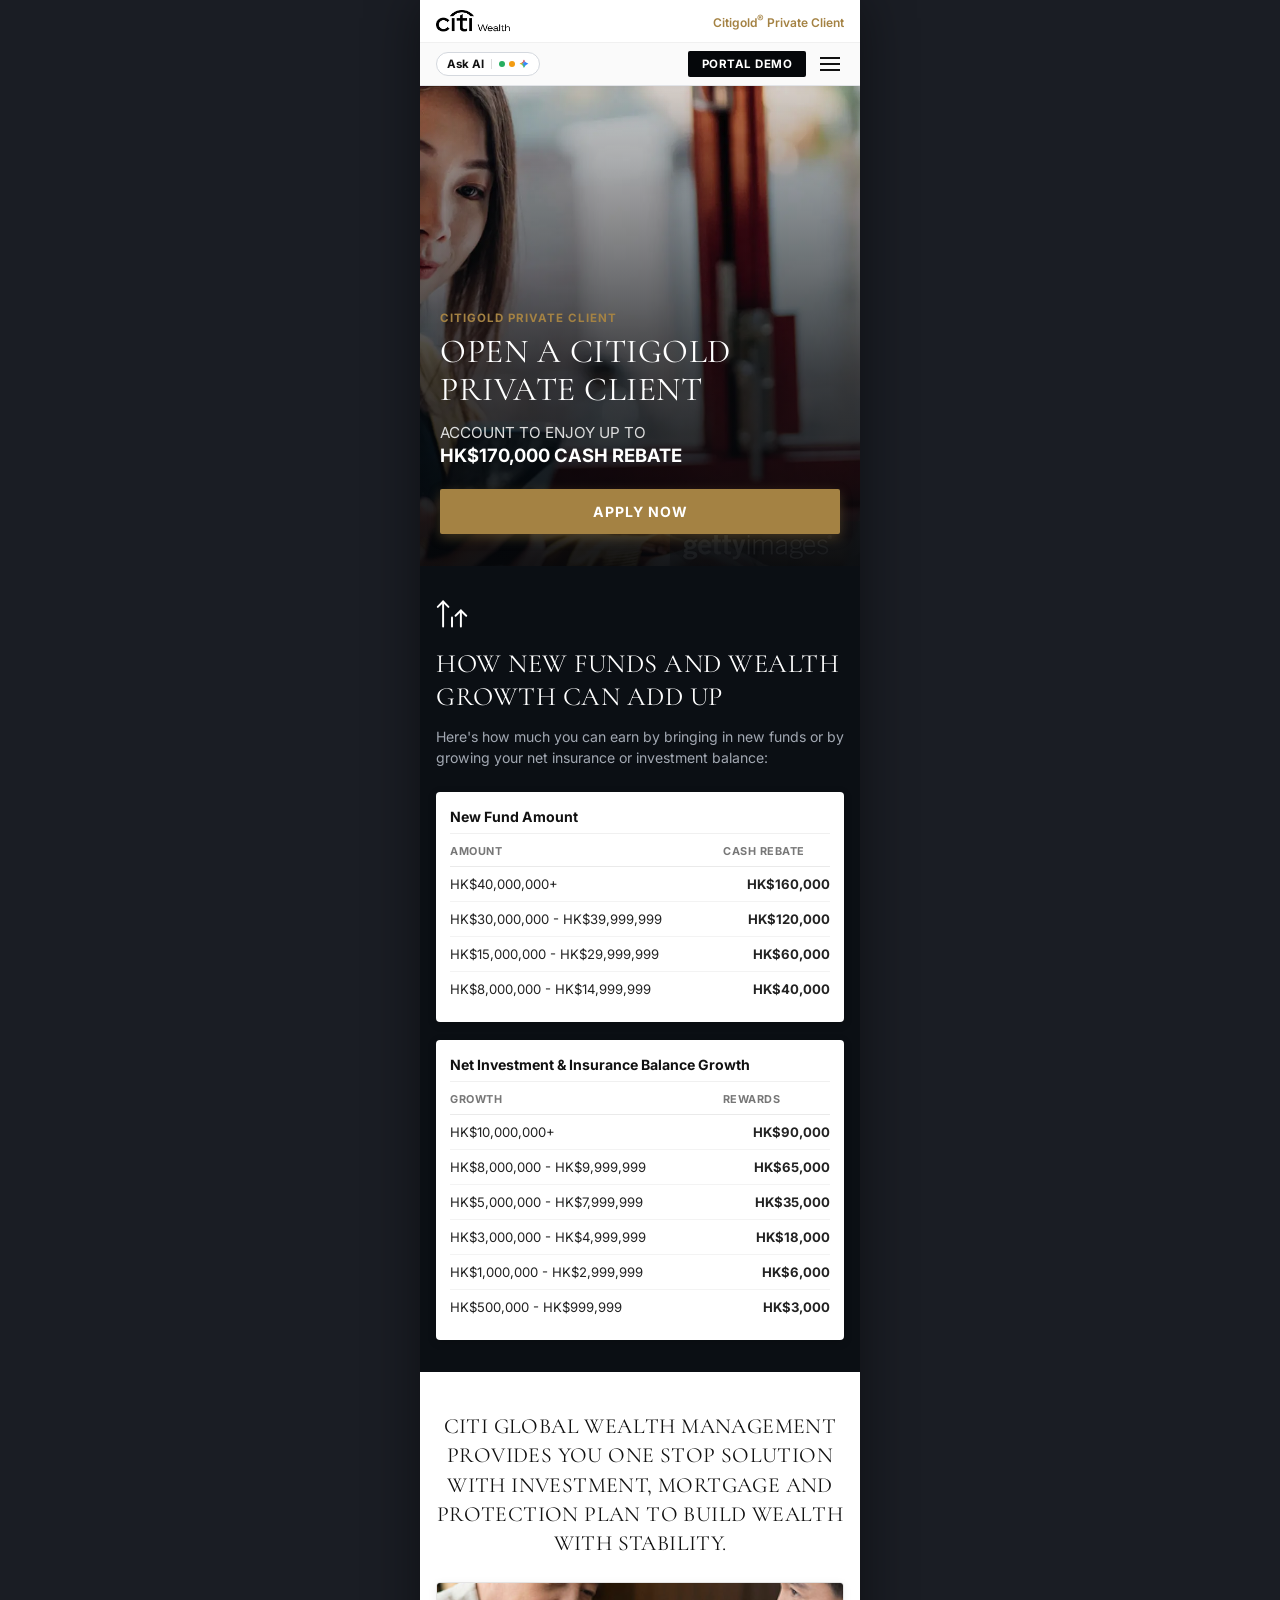
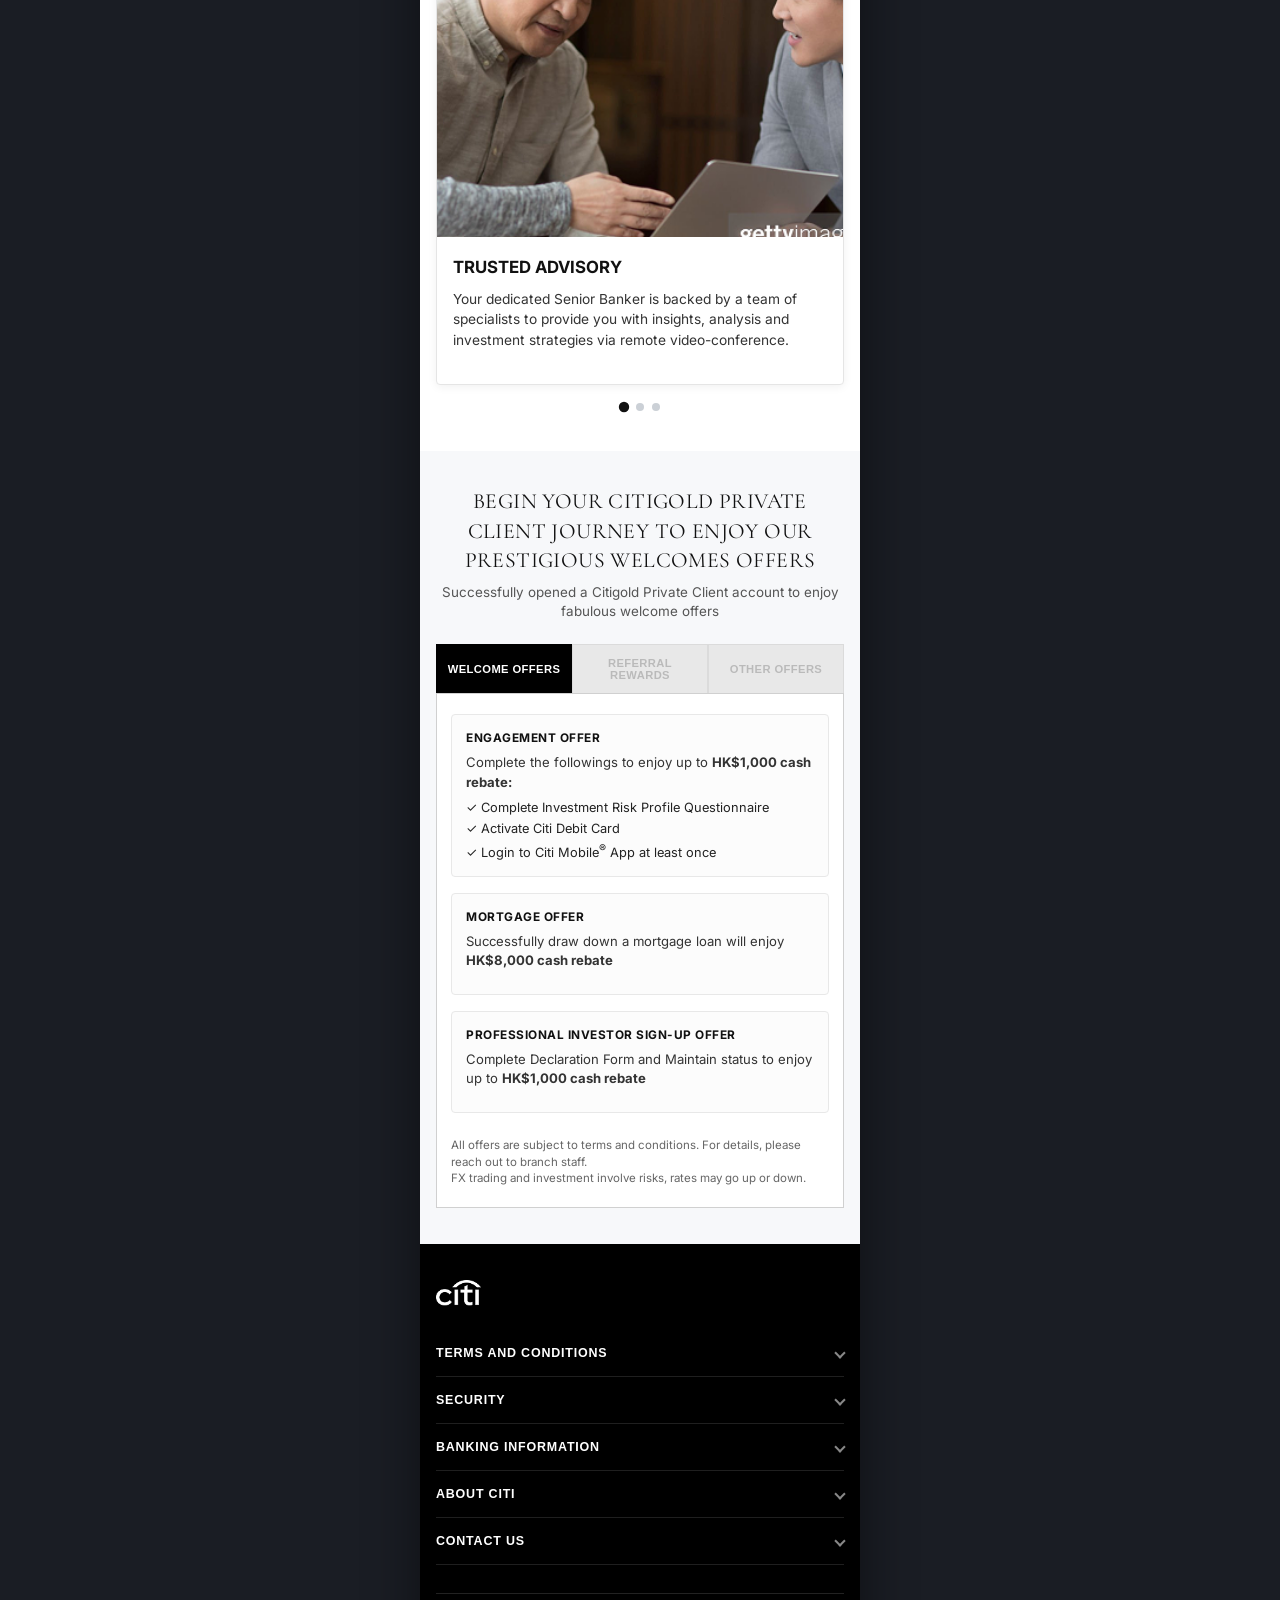
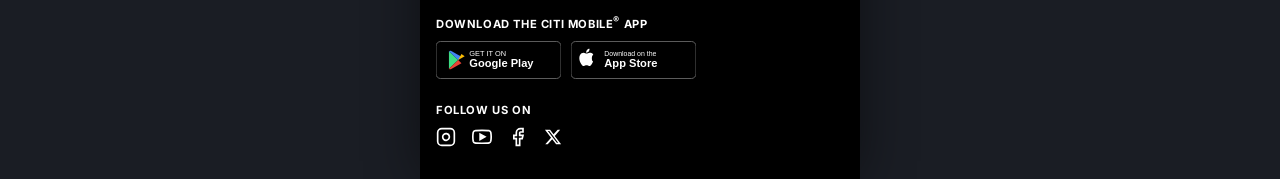
<file: screen4.html>
<!DOCTYPE html>
<html lang="en">
<head>
  <meta name="robots" content="noindex, nofollow">
  <meta name="author" content="Pavithra - Frontend Assessment">
  <meta charset="UTF-8">
  <meta name="viewport" content="width=device-width, initial-scale=1.0, maximum-scale=1.0, user-scalable=no">
  <title>Citigold Private Client | Frontend Assessment Demo by Pavithra</title>
  <meta name="description" content="Discover how new funds and wealth growth can add up with Citigold Private Client cash rebates and exclusive privileges - Mobile View.">
  
  <!-- Google Fonts: Cormorant Garamond & Inter -->
  <link rel="preconnect" href="https://fonts.googleapis.com">
  <link rel="preconnect" href="https://fonts.gstatic.com" crossorigin>
  <link href="https://fonts.googleapis.com/css2?family=Cormorant+Garamond:ital,wght@0,300;0,400;0,500;0,600;0,700;1,400&family=Inter:wght@300;400;500;600;700&display=swap" rel="stylesheet">
  
  <link rel="stylesheet" href="screen4.css">
</head>
<body class="mobile-body">

  <!-- Mobile View Screen Canvas (Centered on desktop, full-width on mobile) -->
  <div class="mobile-screen-wrapper">

    <!-- ================= MOBILE HEADER ================= -->
    <header class="mobile-header" id="mobileHeader">
      <div class="mobile-header-top">
        <a href="#" class="mobile-brand-logo" aria-label="Citi Wealth Home">
          <img src="assets/icons/image 1193.png" alt="Citi Wealth" class="mobile-citi-logo" fetchpriority="high" decoding="async">
        </a>
        <div class="mobile-tier-badge">
          <span>Citigold<sup>®</sup> Private Client</span>
        </div>
      </div>

      <div class="mobile-header-bar">
        <div class="mobile-ask-ai-pill" id="mobileAskAiBtn" role="button" tabindex="0" aria-label="Ask AI">
          <span class="ask-ai-label">Ask AI</span>
          <span class="ask-ai-sep"></span>
          <div class="ask-ai-dots">
            <span class="dot-green"></span>
            <span class="dot-orange"></span>
            <img src="assets/icons/image 7.png" alt="" class="spark-icon" loading="lazy" decoding="async">
          </div>
        </div>

        <div class="mobile-header-right">
          <a href="#portal-demo" class="btn-mobile-logon">PORTAL DEMO</a>
          <button class="mobile-menu-btn" id="mobileMenuToggle" aria-label="Toggle navigation menu" type="button">
            <span class="menu-bar"></span>
            <span class="menu-bar"></span>
            <span class="menu-bar"></span>
          </button>
        </div>
      </div>

      <!-- Mobile Navigation Drawer -->
      <nav class="mobile-nav-drawer" id="mobileNavDrawer" hidden>
        <ul class="mobile-nav-links">
          <li><a href="#wealth" class="active">Wealth</a></li>
          <li><a href="#banking">Banking</a></li>
          <li><a href="#invest">Invest</a></li>
          <li><a href="#insurance">Insurance</a></li>
          <li><a href="#credit-cards">Credit Cards</a></li>
          <li><a href="#loans">Loans</a></li>
          <li><a href="#mortgage">Mortgage</a></li>
          <li><a href="#services-help">Services & Help</a></li>
        </ul>
      </nav>
    </header>

    <main>
      <!-- ================= SECTION 1: HERO BANNER (MOBILE) ================= -->
      <section class="mobile-hero-section" id="heroSection">
        <div class="mobile-hero-img-box">
          <img src="assets/images/image 1.png" alt="Citigold Private Client Hero" class="mobile-hero-img" fetchpriority="high" decoding="async">
          <div class="mobile-hero-overlay"></div>
        </div>

        <div class="mobile-hero-content">
          <p class="mobile-hero-eyebrow">CITIGOLD PRIVATE CLIENT</p>
          <h1 class="mobile-hero-title">
            OPEN A CITIGOLD<br>
            PRIVATE CLIENT
          </h1>
          <p class="mobile-hero-rebate">
            ACCOUNT TO ENJOY UP TO<br>
            <strong>HK$170,000 CASH REBATE</strong>
          </p>
          <div class="mobile-hero-btn-box">
            <a href="#apply" class="btn-mobile-apply">APPLY NOW</a>
          </div>
        </div>
      </section>

      <!-- ================= SECTION 2: WEALTH GROWTH ADD UP (MOBILE) ================= -->
      <section class="mobile-growth-section" id="wealthGrowthSection">
        <div class="mobile-growth-card">
          <!-- Growth Header Info -->
          <div class="mobile-growth-header">
            <div class="growth-icon-box" aria-hidden="true">
              <svg viewBox="0 0 36 36" width="32" height="32" fill="none" stroke="#ffffff" stroke-width="2.2" stroke-linecap="round" stroke-linejoin="round">
                <line x1="28" y1="32" x2="28" y2="14"/>
                <polyline points="22 20 28 14 34 20"/>
                <line x1="8" y1="32" x2="8" y2="4"/>
                <polyline points="2 10 8 4 14 10"/>
                <line x1="18" y1="32" x2="18" y2="22"/>
              </svg>
            </div>
            <h2 class="mobile-growth-heading">
              HOW NEW FUNDS AND WEALTH GROWTH CAN ADD UP
            </h2>
            <p class="mobile-growth-subtext">
              Here's how much you can earn by bringing in new funds or by growing your net insurance or investment balance:
            </p>
          </div>

          <!-- Stacked Tables -->
          <div class="mobile-tables-stack">
            <!-- Table 1 -->
            <div class="mobile-table-card">
              <div class="mobile-table-title">New Fund Amount</div>
              <table class="mobile-data-table">
                <thead>
                  <tr>
                    <th>AMOUNT</th>
                    <th class="text-right">CASH REBATE</th>
                  </tr>
                </thead>
                <tbody>
                  <tr>
                    <td>HK$40,000,000+</td>
                    <td class="text-right font-gold">HK$160,000</td>
                  </tr>
                  <tr>
                    <td>HK$30,000,000 - HK$39,999,999</td>
                    <td class="text-right font-gold">HK$120,000</td>
                  </tr>
                  <tr>
                    <td>HK$15,000,000 - HK$29,999,999</td>
                    <td class="text-right font-gold">HK$60,000</td>
                  </tr>
                  <tr>
                    <td>HK$8,000,000 - HK$14,999,999</td>
                    <td class="text-right font-gold">HK$40,000</td>
                  </tr>
                </tbody>
              </table>
            </div>

            <!-- Table 2 -->
            <div class="mobile-table-card">
              <div class="mobile-table-title">Net Investment & Insurance Balance Growth</div>
              <table class="mobile-data-table">
                <thead>
                  <tr>
                    <th>GROWTH</th>
                    <th class="text-right">REWARDS</th>
                  </tr>
                </thead>
                <tbody>
                  <tr>
                    <td>HK$10,000,000+</td>
                    <td class="text-right font-gold">HK$90,000</td>
                  </tr>
                  <tr>
                    <td>HK$8,000,000 - HK$9,999,999</td>
                    <td class="text-right font-gold">HK$65,000</td>
                  </tr>
                  <tr>
                    <td>HK$5,000,000 - HK$7,999,999</td>
                    <td class="text-right font-gold">HK$35,000</td>
                  </tr>
                  <tr>
                    <td>HK$3,000,000 - HK$4,999,999</td>
                    <td class="text-right font-gold">HK$18,000</td>
                  </tr>
                  <tr>
                    <td>HK$1,000,000 - HK$2,999,999</td>
                    <td class="text-right font-gold">HK$6,000</td>
                  </tr>
                  <tr>
                    <td>HK$500,000 - HK$999,999</td>
                    <td class="text-right font-gold">HK$3,000</td>
                  </tr>
                </tbody>
              </table>
            </div>
          </div>
        </div>
      </section>

      <!-- ================= SECTION 3: WEALTH SOLUTIONS (MOBILE) ================= -->
      <section class="mobile-solutions-section" id="solutionsSection">
        <header class="mobile-serif-header">
          <h2 class="mobile-serif-title">
            CITI GLOBAL WEALTH MANAGEMENT PROVIDES YOU ONE STOP SOLUTION WITH INVESTMENT, MORTGAGE AND PROTECTION PLAN TO BUILD WEALTH WITH STABILITY.
          </h2>
        </header>

        <div class="mobile-solutions-slider" id="mobileSolutionsSlider">
          <!-- Card 1 -->
          <article class="mobile-solution-card active" data-slide="0">
            <div class="solution-img-box">
              <img src="assets/images/image 1195.png" alt="Trusted Advisory" class="solution-img" loading="lazy" decoding="async">
            </div>
            <div class="solution-body">
              <h3 class="solution-heading">TRUSTED ADVISORY</h3>
              <p class="solution-text">
                Your dedicated Senior Banker is backed by a team of specialists to provide you with insights, analysis and investment strategies via remote video-conference.
              </p>
            </div>
          </article>

          <!-- Card 2 -->
          <article class="mobile-solution-card" data-slide="1">
            <div class="solution-img-box">
              <img src="assets/images/debit-card-lifestyle.jpg" alt="Mastercard Lifestyle" class="solution-img" loading="lazy" decoding="async">
            </div>
            <div class="solution-body">
              <h3 class="solution-heading">CITIGOLD<sup>®</sup> PRIVATE CLIENT DEBIT MASTERCARD<sup>®</sup></h3>
              <p class="solution-text">
                Enjoy meticulously crafted privileges and priceless experiences designed to elevate your lifestyle at home or traveling abroad.
              </p>
              <ul class="solution-checkmarks">
                <li>✓ 24/7 Dedicated Concierge</li>
                <li>✓ Complimentary Airport Lounge Access</li>
                <li>✓ Enhanced APAC Golf Program</li>
                <li>✓ Citibank Global Wallet</li>
              </ul>
              <a href="#mastercard-details" class="solution-link">MORE DETAILS →</a>
            </div>
          </article>

          <!-- Card 3 -->
          <article class="mobile-solution-card" data-slide="2">
            <div class="solution-img-box">
              <img src="assets/images/Rectangle 11.png" alt="Advisory Tool" class="solution-img" loading="lazy" decoding="async">
            </div>
            <div class="solution-body">
              <h3 class="solution-heading">ADVISORY TOOL</h3>
              <p class="solution-text">
                Total Wealth Advisor provides a real-time picture of your global investments and analyses how your portfolio value changes over time.
              </p>
            </div>
          </article>
        </div>

        <!-- Slider Pagination Dots -->
        <div class="mobile-slider-dots">
          <button class="slider-dot active" data-index="0" aria-label="Slide 1"></button>
          <button class="slider-dot" data-index="1" aria-label="Slide 2"></button>
          <button class="slider-dot" data-index="2" aria-label="Slide 3"></button>
        </div>
      </section>

      <!-- ================= SECTION 4: OFFERS & REBATES (MOBILE) ================= -->
      <section class="mobile-offers-section" id="offersSection">
        <header class="mobile-serif-header">
          <h2 class="mobile-serif-title">
            BEGIN YOUR CITIGOLD PRIVATE CLIENT JOURNEY TO ENJOY OUR PRESTIGIOUS WELCOMES OFFERS
          </h2>
          <p class="mobile-section-sub">
            Successfully opened a Citigold Private Client account to enjoy fabulous welcome offers
          </p>
        </header>

        <!-- Tabs Nav (Welcome Offers active; Referral Rewards & Other Offers disabled) -->
        <div class="mobile-tabs-nav" role="tablist">
          <button class="mobile-tab-btn active" role="tab" aria-selected="true" id="tab-welcome">
            WELCOME OFFERS
          </button>
          <button class="mobile-tab-btn disabled-tab" role="tab" aria-selected="false" id="tab-referral" title="Disabled">
            REFERRAL REWARDS
          </button>
          <button class="mobile-tab-btn disabled-tab" role="tab" aria-selected="false" id="tab-other" title="Disabled">
            OTHER OFFERS
          </button>
        </div>

        <!-- Tab Panel: Welcome Offers (Active) -->
        <div class="mobile-panel-inner" id="panel-welcome">
          <!-- Mini Card: Engagement Offer -->
          <div class="mobile-mini-card">
            <div class="mini-card-badge">ENGAGEMENT OFFER</div>
            <p class="mini-card-text">
              Complete the followings to enjoy up to <strong>HK$1,000 cash rebate:</strong>
            </p>
            <ul class="mini-card-list">
              <li>✓ Complete Investment Risk Profile Questionnaire</li>
              <li>✓ Activate Citi Debit Card</li>
              <li>✓ Login to Citi Mobile<sup>®</sup> App at least once</li>
            </ul>
          </div>

          <!-- Mini Card: Mortgage Offer -->
          <div class="mobile-mini-card">
            <div class="mini-card-badge">MORTGAGE OFFER</div>
            <p class="mini-card-text">
              Successfully draw down a mortgage loan will enjoy <strong>HK$8,000 cash rebate</strong>
            </p>
          </div>

          <!-- Mini Card: Professional Investor Offer -->
          <div class="mobile-mini-card">
            <div class="mini-card-badge">PROFESSIONAL INVESTOR SIGN-UP OFFER</div>
            <p class="mini-card-text">
              Complete Declaration Form and Maintain status to enjoy up to <strong>HK$1,000 cash rebate</strong>
            </p>
          </div>

          <div class="mobile-disclaimer">
            <p>All offers are subject to terms and conditions. For details, please reach out to branch staff.</p>
            <p>FX trading and investment involve risks, rates may go up or down.</p>
          </div>
        </div>
      </section>

      <!-- NOTE: Section 5 FAQ is completely excluded as per user instructions -->
    </main>

    <!-- ================= OFFICIAL CITI FOOTER (MOBILE) ================= -->
    <footer class="citi-footer-dark mobile-footer">
      <div class="mobile-footer-inner">
        <!-- Logo -->
        <div class="footer-citi-logo-box">
          <img src="assets/icons/citi-white-logo.png" alt="Citi" class="footer-citi-logo-img" fetchpriority="high" decoding="async">
        </div>

        <!-- Mobile Accordion Links -->
        <div class="mobile-footer-accordions">
          <!-- Col 1 -->
          <div class="mobile-footer-col">
            <button class="mobile-footer-toggle" type="button">
              <span>TERMS AND CONDITIONS</span>
              <span class="footer-chevron"></span>
            </button>
            <ul class="mobile-footer-links">
              <li><a href="#privacy">Privacy</a></li>
              <li><a href="#disclaimers">Disclaimers</a></li>
              <li><a href="#notices">Notices</a></li>
            </ul>
          </div>

          <!-- Col 2 -->
          <div class="mobile-footer-col">
            <button class="mobile-footer-toggle" type="button">
              <span>SECURITY</span>
              <span class="footer-chevron"></span>
            </button>
            <ul class="mobile-footer-links">
              <li><a href="#security-tips">Security Tips</a></li>
              <li><a href="#fraud">Credit Card and Fraud</a></li>
            </ul>
          </div>

          <!-- Col 3 -->
          <div class="mobile-footer-col">
            <button class="mobile-footer-toggle" type="button">
              <span>BANKING INFORMATION</span>
              <span class="footer-chevron"></span>
            </button>
            <ul class="mobile-footer-links">
              <li><a href="#fees">Fees & Rates</a></li>
              <li><a href="#forms">Application Forms</a></li>
            </ul>
          </div>

          <!-- Col 4 -->
          <div class="mobile-footer-col">
            <button class="mobile-footer-toggle" type="button">
              <span>ABOUT CITI</span>
              <span class="footer-chevron"></span>
            </button>
            <ul class="mobile-footer-links">
              <li><a href="#about-citi">About Citi in Singapore</a></li>
              <li><a href="#community">Supporting the Community</a></li>
              <li><a href="#newsroom">Newsroom</a></li>
              <li><a href="#careers">Careers</a></li>
              <li><a href="#awards">Awards</a></li>
              <li><a href="#education">Financial Education</a></li>
              <li><a href="#philanthropy">Philanthropy</a></li>
            </ul>
          </div>

          <!-- Col 5 -->
          <div class="mobile-footer-col">
            <button class="mobile-footer-toggle" type="button">
              <span>CONTACT US</span>
              <span class="footer-chevron"></span>
            </button>
            <ul class="mobile-footer-links">
              <li><a href="#contact-info">Contact Information</a></li>
              <li><a href="#atm-locator">Wealth Centre & ATM Locator</a></li>
              <li><a href="#find-citi">Find My Citi</a></li>
            </ul>
          </div>
        </div>

        <div class="citi-footer-divider"></div>

        <!-- Mobile App Store & Social -->
        <div class="mobile-footer-bottom">
          <div class="footer-app-box">
            <span class="footer-label">DOWNLOAD THE CITI MOBILE<sup>®</sup> APP</span>
            <div class="mobile-store-badges">
              <a href="#google-play" class="badge-btn">
                <svg viewBox="0 0 135 40" width="125" height="38">
                  <rect width="135" height="40" rx="5" fill="#000" stroke="#666" stroke-width="1"/>
                  <path d="M14 10.5L24 20L14 29.5V10.5Z" fill="#3DDC84"/>
                  <path d="M14 10.5L24 20L27.5 16.5L16.5 10.2C15.6 9.7 14.6 9.8 14 10.5Z" fill="#4285F4"/>
                  <path d="M14 29.5L24 20L27.5 23.5L16.5 29.8C15.6 30.3 14.6 30.2 14 29.5Z" fill="#EA4335"/>
                  <path d="M24 20L31 16L27.5 13.5L24 20Z" fill="#FBBC04"/>
                  <text x="36" y="16" fill="#fff" font-size="8" font-family="sans-serif">GET IT ON</text>
                  <text x="36" y="28" fill="#fff" font-size="12" font-weight="bold" font-family="sans-serif">Google Play</text>
                </svg>
              </a>
              <a href="#app-store" class="badge-btn">
                <svg viewBox="0 0 135 40" width="125" height="38">
                  <rect width="135" height="40" rx="5" fill="#000" stroke="#666" stroke-width="1"/>
                  <path d="M22.5 18C22.5 15.5 24 14.2 24.1 14.1C23 12.5 21.2 12.2 20.6 12.2C19.1 12 17.7 13.1 16.9 13.1C16.1 13.1 14.9 12.2 13.7 12.2C12.1 12.2 10.6 13.1 9.8 14.5C8.1 17.5 9.4 21.8 11 24.2C11.8 25.3 12.7 26.6 13.9 26.5C15 26.4 15.5 25.8 16.8 25.8C18.1 25.8 18.5 26.5 19.7 26.5C20.9 26.5 21.7 25.3 22.5 24.2C23.4 22.9 23.8 21.6 23.8 21.5C23.7 21.4 22.5 21 22.5 18Z" fill="#fff"/>
                  <path d="M19.1 10.8C19.7 10 20.1 8.9 20 7.8C19 7.8 17.9 8.4 17.3 9.2C16.7 9.9 16.2 11 16.4 12.1C17.4 12.2 18.5 11.5 19.1 10.8Z" fill="#fff"/>
                  <text x="36" y="16" fill="#fff" font-size="7.5" font-family="sans-serif">Download on the</text>
                  <text x="36" y="28" fill="#fff" font-size="12" font-weight="bold" font-family="sans-serif">App Store</text>
                </svg>
              </a>
            </div>
          </div>

          <div class="footer-social-box">
            <span class="footer-label">FOLLOW US ON</span>
            <div class="mobile-social-icons">
              <a href="#instagram" aria-label="Instagram">
                <svg viewBox="0 0 24 24" width="20" height="20" fill="none" stroke="currentColor" stroke-width="2">
                  <rect x="2" y="2" width="20" height="20" rx="5" ry="5"/>
                  <path d="M16 11.37A4 4 0 1 1 12.63 8 4 4 0 0 1 16 11.37z"/>
                  <line x1="17.5" y1="6.5" x2="17.51" y2="6.5"/>
                </svg>
              </a>
              <a href="#youtube" aria-label="YouTube">
                <svg viewBox="0 0 24 24" width="20" height="20" fill="none" stroke="currentColor" stroke-width="2">
                  <path d="M22.54 6.42a2.78 2.78 0 0 0-1.94-2C18.88 4 12 4 12 4s-6.88 0-8.6.46a2.78 2.78 0 0 0-1.94 2A29 29 0 0 0 1 11.75a29 29 0 0 0 .46 5.33A2.78 2.78 0 0 0 3.4 19c1.72.46 8.6.46 8.6.46s6.88 0 8.6-.46a2.78 2.78 0 0 0 1.94-2 29 29 0 0 0 .46-5.25 29 29 0 0 0-.46-5.33z"/>
                  <polygon points="9.75 15.02 15.5 11.75 9.75 8.48 9.75 15.02" fill="currentColor"/>
                </svg>
              </a>
              <a href="#facebook" aria-label="Facebook">
                <svg viewBox="0 0 24 24" width="20" height="20" fill="none" stroke="currentColor" stroke-width="2">
                  <path d="M18 2h-3a5 5 0 0 0-5 5v3H7v4h3v8h4v-8h3l1-4h-4V7a1 1 0 0 1 1-1h3z"/>
                </svg>
              </a>
              <a href="#x" aria-label="X">
                <svg viewBox="0 0 24 24" width="18" height="18" fill="currentColor">
                  <path d="M18.244 2.25h3.308l-7.227 8.26 8.502 11.24H16.17l-5.214-6.817L4.99 21.75H1.68l7.73-8.835L1.254 2.25H8.08l4.713 6.231zm-1.161 17.52h1.833L7.084 4.126H5.117z"/>
                </svg>
              </a>
            </div>
          </div>
        </div>
      </div>
    </footer>

  </div>

  <script src="screen4.js"></script>
</body>
</html>
</file>
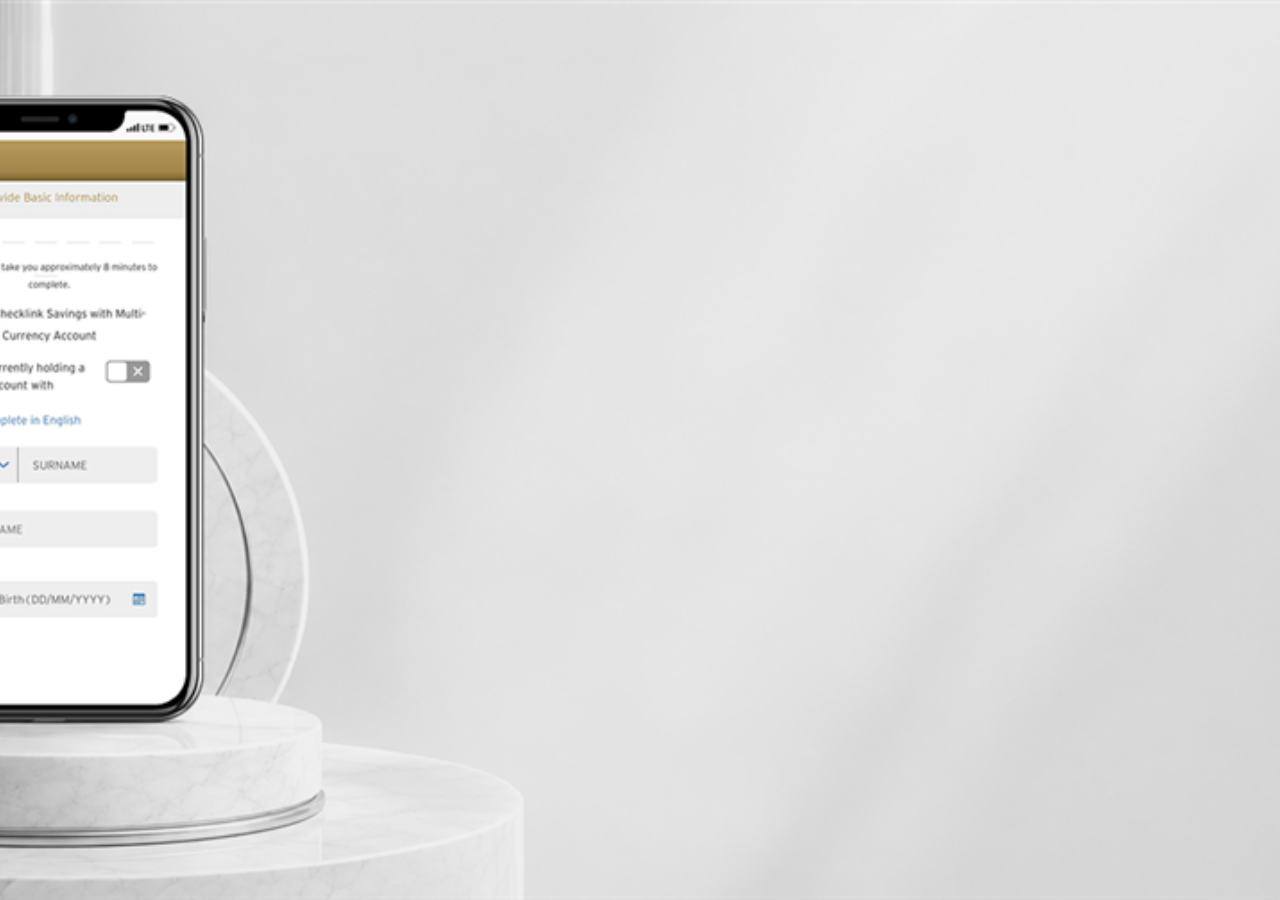
<file: screen5.html>
<!DOCTYPE html>
<html lang="en">
<head>
  <meta charset="UTF-8">
  <meta name="viewport" content="width=device-width, initial-scale=1.0">
  <title>Citigold Mobile Onboarding | Screen 5</title>
  <link rel="stylesheet" href="screen5.css">
</head>
<body>

  <!-- Screen 5: Standalone Mobile Onboarding Frame Showcase (No Header, No Footer) -->
  <main class="showcase-container" id="showcaseStage">
    <img src="assets/images/Frame 1142813890 (1).png" alt="Citigold Mobile App Onboarding Stage" class="showcase-image" loading="lazy" decoding="async">
  </main>

  <script src="screen5.js"></script>
</body>
</html>
</file>
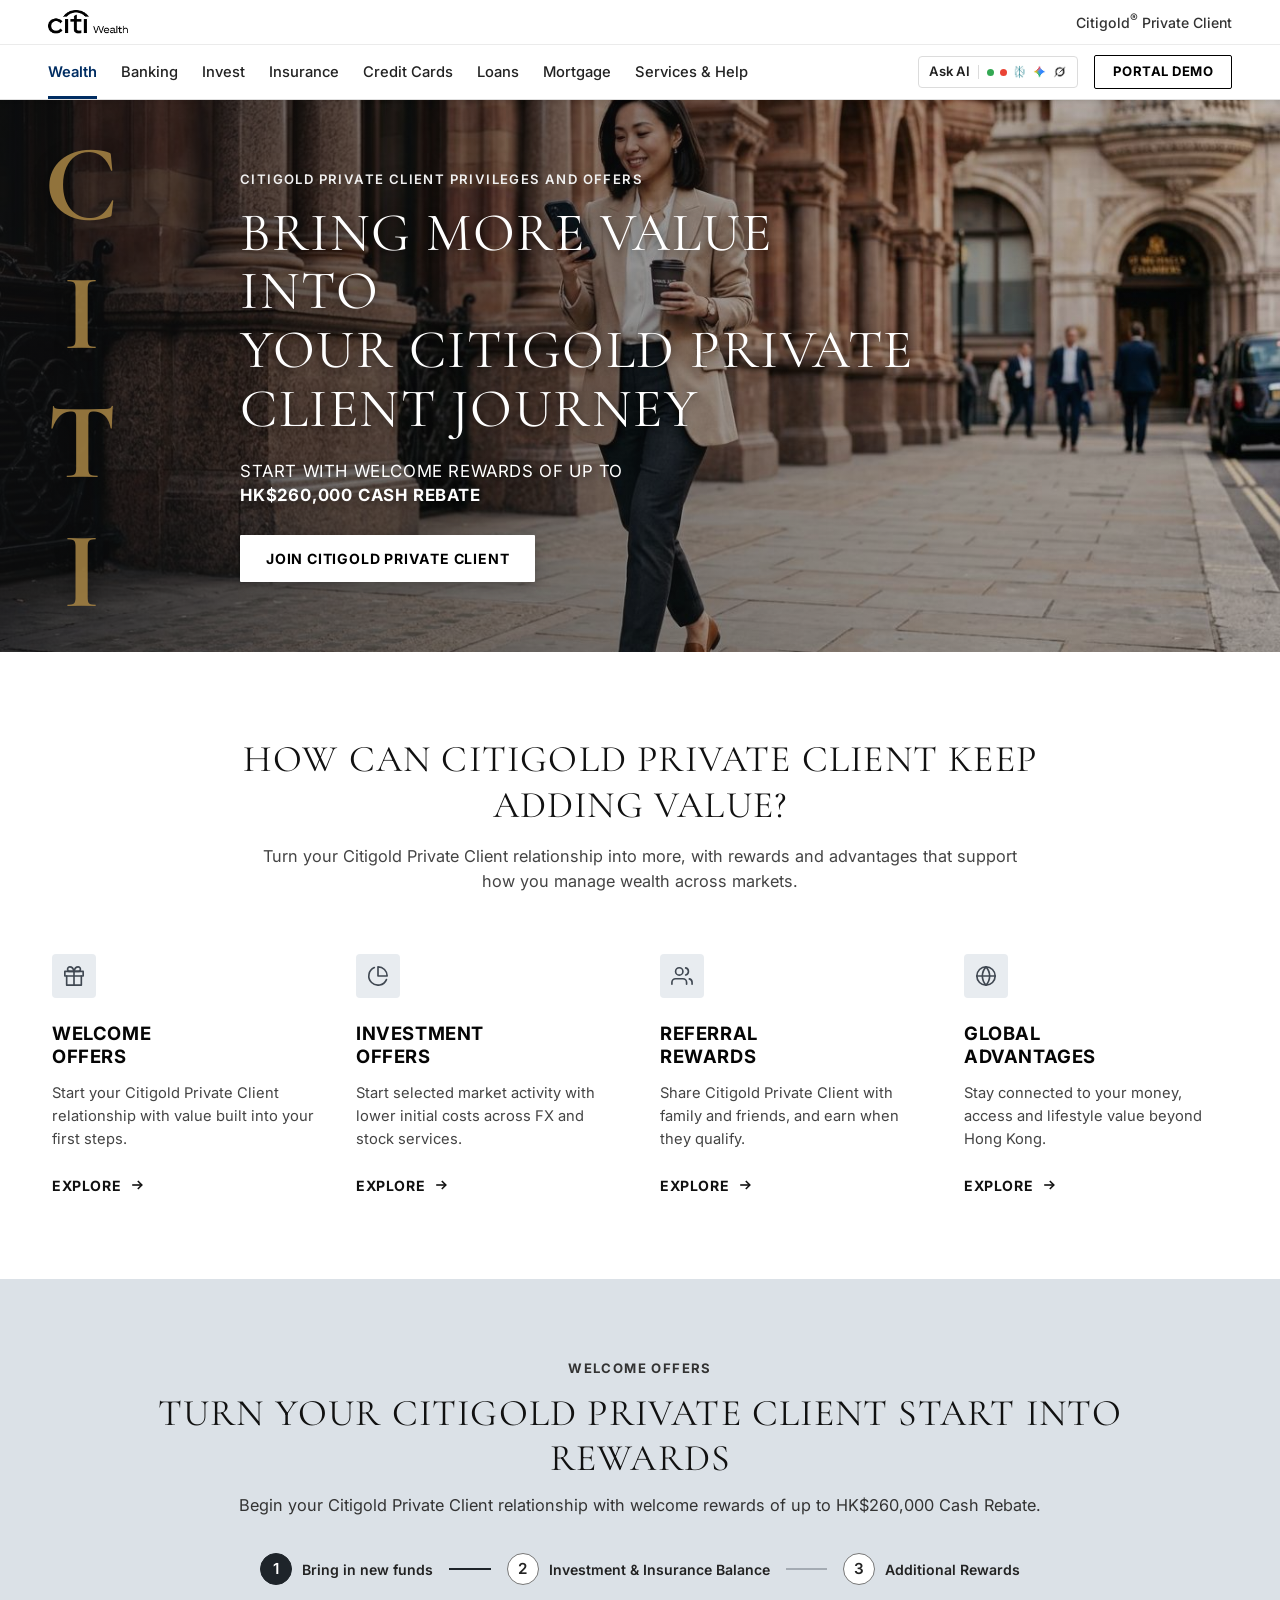
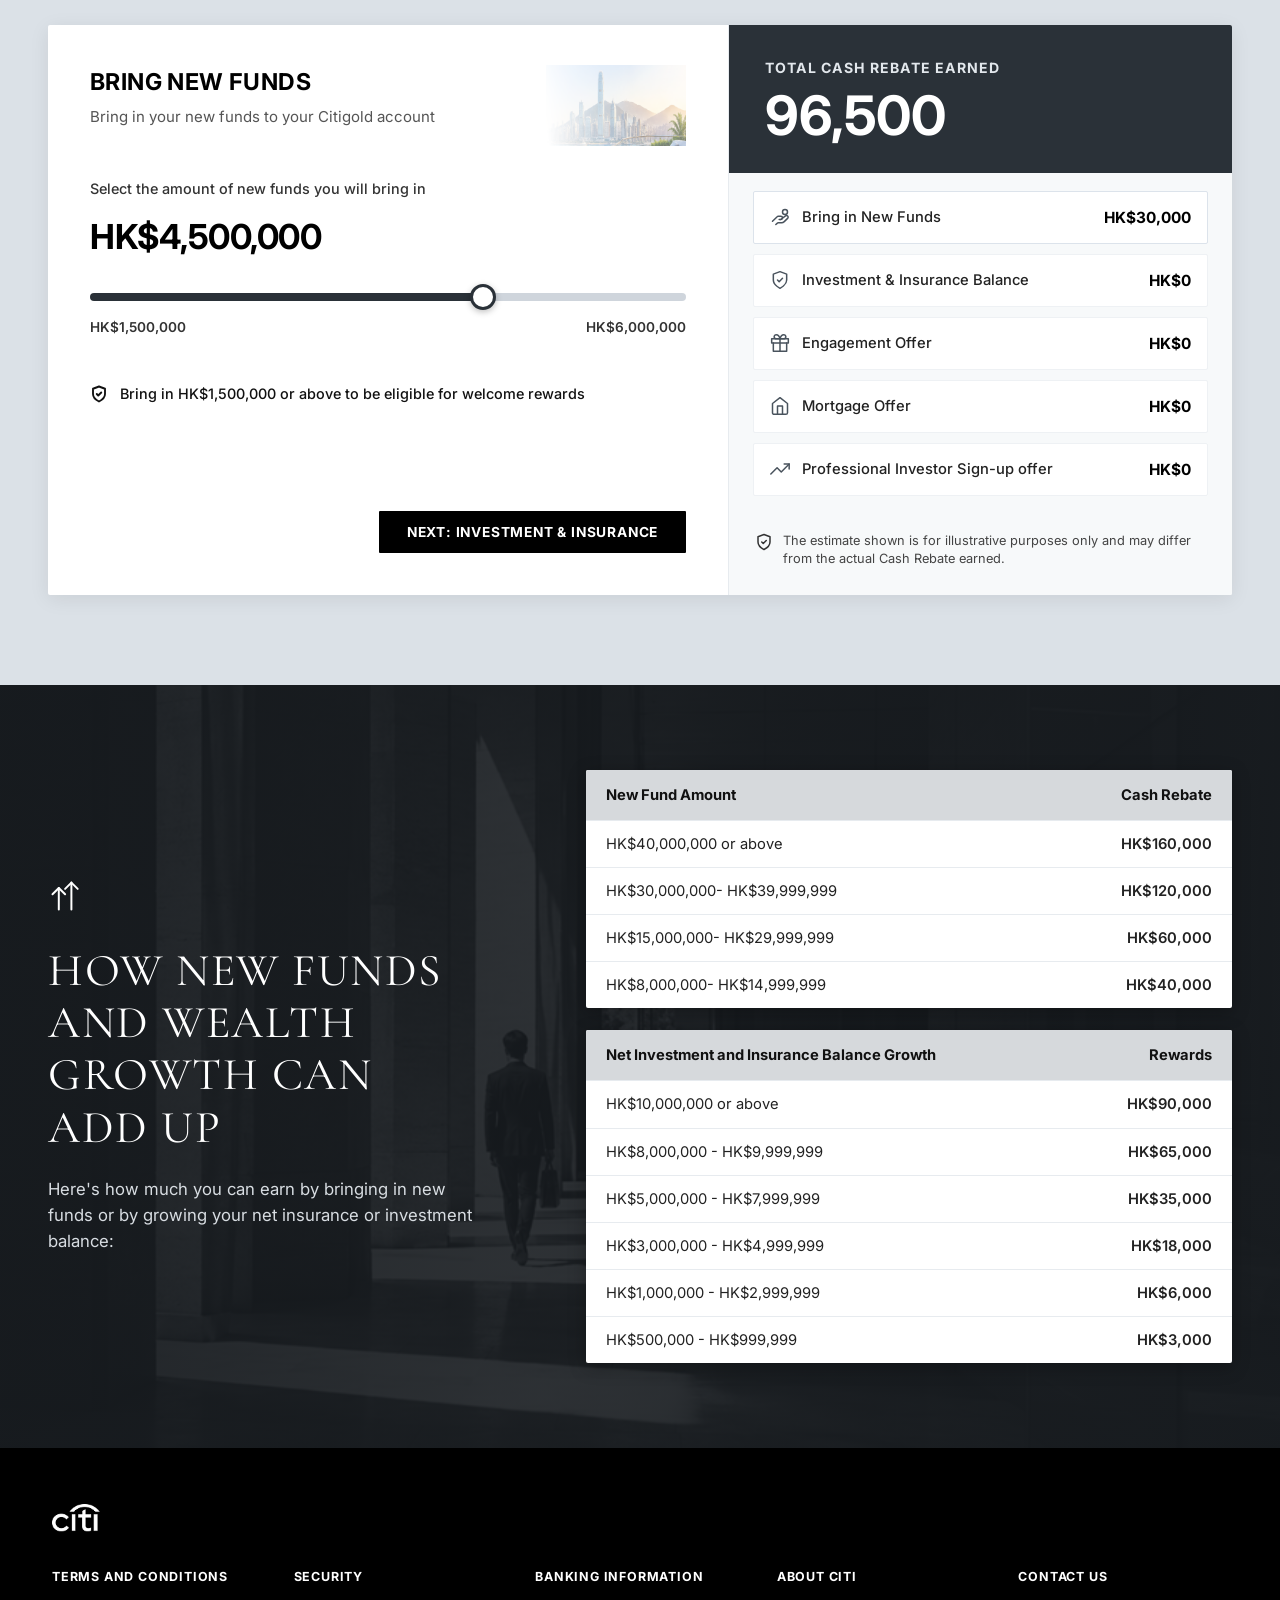
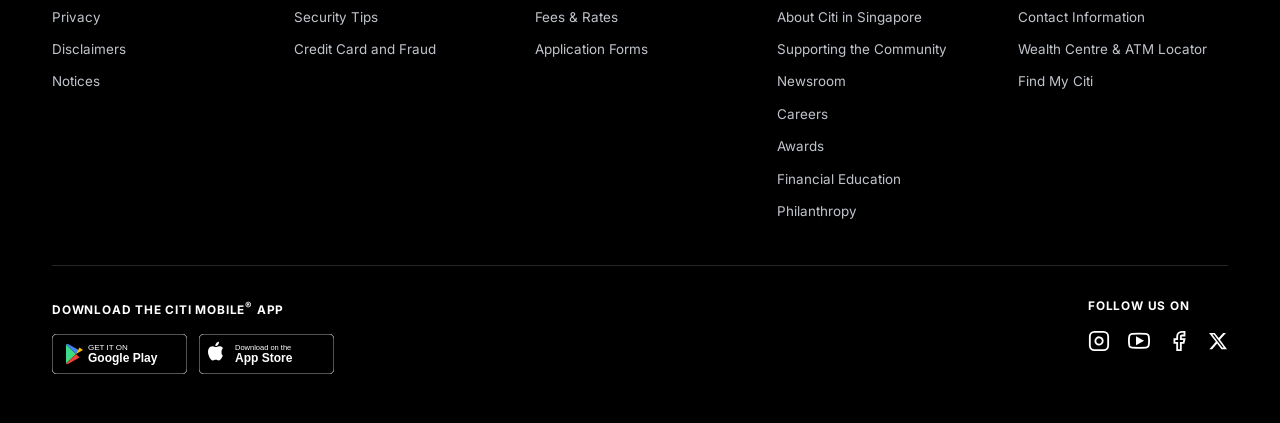
<file: screen6.html>
<!DOCTYPE html>
<html lang="en">
<head>
  <meta name="robots" content="noindex, nofollow">
  <meta name="author" content="Pavithra - Frontend Assessment">
  <meta charset="UTF-8">
  <meta name="viewport" content="width=device-width, initial-scale=1.0">
  <title>Citigold Private Client | Frontend Assessment Demo by Pavithra</title>
  <meta name="description" content="Bring more value into your Citigold Private Client journey with welcome rewards of up to HK$260,000 Cash Rebate and bespoke wealth management solutions.">
  
  <!-- Google Fonts: Cormorant Garamond for luxury serif headlines & Inter for clean modern UI -->
  <link rel="preconnect" href="https://fonts.googleapis.com">
  <link rel="preconnect" href="https://fonts.gstatic.com" crossorigin>
  <link href="https://fonts.googleapis.com/css2?family=Cormorant+Garamond:ital,wght@0,300;0,400;0,500;0,600;0,700;1,400&family=Inter:wght@300;400;500;600;700&display=swap" rel="stylesheet">
  
  <link rel="stylesheet" href="screen6.css">
</head>
<body>

  <!-- ================= TOP HEADER & NAVIGATION ================= -->
  <header class="site-header" id="siteHeader">
    <div class="header-top-bar">
      <div class="header-container">
        <a href="#" class="brand-logo" aria-label="Citi Wealth Home">
          <img src="assets/icons/image 1193.png" alt="Citi Wealth" class="citi-wealth-logo-img" fetchpriority="high" decoding="async">
        </a>
        <div class="header-top-right">
          <span class="top-tier-tag">Citigold<sup>®</sup> Private Client</span>
        </div>
      </div>
    </div>

    <!-- Main Navigation Bar -->
    <nav class="main-navigation" aria-label="Main Navigation">
      <div class="header-container nav-container">
        <ul class="nav-links">
          <li><a href="#wealth" class="nav-link active">Wealth</a></li>
          <li><a href="#banking" class="nav-link">Banking</a></li>
          <li><a href="#invest" class="nav-link">Invest</a></li>
          <li><a href="#insurance" class="nav-link">Insurance</a></li>
          <li><a href="#credit-cards" class="nav-link">Credit Cards</a></li>
          <li><a href="#loans" class="nav-link">Loans</a></li>
          <li><a href="#mortgage" class="nav-link">Mortgage</a></li>
          <li><a href="#services-help" class="nav-link">Services & Help</a></li>
        </ul>

        <div class="nav-actions">
          <div class="ask-ai-pill-box" id="askAiBtn" role="button" tabindex="0" aria-label="Ask AI Assistant">
            <span class="ask-ai-label">Ask AI</span>
            <span class="ask-ai-sep"></span>
            <div class="ask-ai-icon-group">
              <span class="ai-circle-dot dot-green" title="AI Status"></span>
              <span class="ai-circle-dot dot-orange" title="AI Online"></span>
              <img src="assets/icons/image 6.png" alt="AI Icon" class="ai-asset-icon" loading="lazy" decoding="async">
              <img src="assets/icons/image 7.png" alt="AI Spark" class="ai-asset-icon" loading="lazy" decoding="async">
              <img src="assets/icons/image 8.png" alt="AI Reset" class="ai-asset-icon" loading="lazy" decoding="async">
            </div>
          </div>
          <a href="#portal-demo" class="btn-logon">PORTAL DEMO</a>
        </div>
      </div>
    </nav>
  </header>

  <main>
    <!-- ================= SECTION 1: HERO BANNER (CPC PRIVILEGES & OFFERS) ================= -->
    <section class="hero-section" id="heroSection">
      <div class="hero-bg-wrapper">
        <img src="assets/images/cpc_hero_bg.jpg" alt="Citigold Private Client Journey" class="hero-bg-image" fetchpriority="high" decoding="async">
        <div class="hero-dark-overlay"></div>
      </div>

      <!-- Stylized Left Gold Monogram "CPC" -->
      <div class="hero-cpc-monogram" aria-hidden="true">
        <div class="gold-cpc-text">CITI</div>
      </div>

      <div class="hero-content-wrapper">
        <div class="hero-text-content">
          <p class="hero-kicker">CITIGOLD PRIVATE CLIENT PRIVILEGES AND OFFERS</p>
          <h1 class="hero-main-title">
            BRING MORE VALUE INTO<br>
            YOUR CITIGOLD PRIVATE<br>
            CLIENT JOURNEY
          </h1>
          <p class="hero-sub-title">
            START WITH WELCOME REWARDS OF UP TO<br>
            <strong>HK$260,000 CASH REBATE</strong>
          </p>
          <div class="hero-btn-row">
            <a href="#calculator" class="btn-hero-primary">JOIN CITIGOLD PRIVATE CLIENT</a>
          </div>
        </div>
      </div>
    </section>

    <!-- ================= SECTION 2: VALUE PILLARS (HOW CAN CITIGOLD PRIVATE CLIENT KEEP ADDING VALUE?) ================= -->
    <section class="value-pillars-section" id="valuePillars">
      <div class="content-container">
        <header class="section-header-center">
          <h2 class="serif-section-title">HOW CAN CITIGOLD PRIVATE CLIENT KEEP ADDING VALUE?</h2>
          <p class="section-lead-desc">
            Turn your Citigold Private Client relationship into more, with rewards and advantages that support how you manage wealth across markets.
          </p>
        </header>

        <div class="pillars-grid">
          <!-- Pillar Card 1: Welcome Offers -->
          <article class="pillar-card">
            <div class="pillar-icon-box" aria-hidden="true">
              <svg viewBox="0 0 24 24" width="22" height="22" fill="none" stroke="currentColor" stroke-width="1.8" stroke-linecap="round" stroke-linejoin="round">
                <polyline points="20 12 20 22 4 22 4 12"></polyline>
                <rect x="2" y="7" width="20" height="5"></rect>
                <line x1="12" y1="22" x2="12" y2="7"></line>
                <path d="M12 7H7.5a2.5 2.5 0 0 1 0-5C11 2 12 7 12 7z"></path>
                <path d="M12 7h4.5a2.5 2.5 0 0 0 0-5C13 2 12 7 12 7z"></path>
              </svg>
            </div>
            <h3 class="pillar-title">WELCOME<br>OFFERS</h3>
            <p class="pillar-desc">
              Start your Citigold Private Client relationship with value built into your first steps.
            </p>
            <a href="#calculator" class="pillar-link">
              <span>EXPLORE</span>
              <svg class="pillar-arrow" viewBox="0 0 20 20" fill="none" stroke="currentColor" stroke-width="2">
                <line x1="4" y1="10" x2="16" y2="10"></line>
                <polyline points="11 5 16 10 11 15"></polyline>
              </svg>
            </a>
          </article>

          <!-- Pillar Card 2: Investment Offers -->
          <article class="pillar-card">
            <div class="pillar-icon-box" aria-hidden="true">
              <svg viewBox="0 0 24 24" width="22" height="22" fill="none" stroke="currentColor" stroke-width="1.8" stroke-linecap="round" stroke-linejoin="round">
                <path d="M21.21 15.89A10 10 0 1 1 8 2.83"></path>
                <path d="M22 12A10 10 0 0 0 12 2v10z"></path>
              </svg>
            </div>
            <h3 class="pillar-title">INVESTMENT<br>OFFERS</h3>
            <p class="pillar-desc">
              Start selected market activity with lower initial costs across FX and stock services.
            </p>
            <a href="#wealthGrowth" class="pillar-link">
              <span>EXPLORE</span>
              <svg class="pillar-arrow" viewBox="0 0 20 20" fill="none" stroke="currentColor" stroke-width="2">
                <line x1="4" y1="10" x2="16" y2="10"></line>
                <polyline points="11 5 16 10 11 15"></polyline>
              </svg>
            </a>
          </article>

          <!-- Pillar Card 3: Referral Rewards -->
          <article class="pillar-card">
            <div class="pillar-icon-box" aria-hidden="true">
              <svg viewBox="0 0 24 24" width="22" height="22" fill="none" stroke="currentColor" stroke-width="1.8" stroke-linecap="round" stroke-linejoin="round">
                <path d="M17 21v-2a4 4 0 0 0-4-4H5a4 4 0 0 0-4 4v2"></path>
                <circle cx="9" cy="7" r="4"></circle>
                <path d="M23 21v-2a4 4 0 0 0-3-3.87"></path>
                <path d="M16 3.13a4 4 0 0 1 0 7.75"></path>
              </svg>
            </div>
            <h3 class="pillar-title">REFERRAL<br>REWARDS</h3>
            <p class="pillar-desc">
              Share Citigold Private Client with family and friends, and earn when they qualify.
            </p>
            <a href="#referral" class="pillar-link">
              <span>EXPLORE</span>
              <svg class="pillar-arrow" viewBox="0 0 20 20" fill="none" stroke="currentColor" stroke-width="2">
                <line x1="4" y1="10" x2="16" y2="10"></line>
                <polyline points="11 5 16 10 11 15"></polyline>
              </svg>
            </a>
          </article>

          <!-- Pillar Card 4: Global Advantages -->
          <article class="pillar-card">
            <div class="pillar-icon-box" aria-hidden="true">
              <svg viewBox="0 0 24 24" width="22" height="22" fill="none" stroke="currentColor" stroke-width="1.8" stroke-linecap="round" stroke-linejoin="round">
                <circle cx="12" cy="12" r="10"></circle>
                <line x1="2" y1="12" x2="22" y2="12"></line>
                <path d="M12 2a15.3 15.3 0 0 1 4 10 15.3 15.3 0 0 1-4 10 15.3 15.3 0 0 1-4-10 15.3 15.3 0 0 1 4-10z"></path>
              </svg>
            </div>
            <h3 class="pillar-title">GLOBAL<br>ADVANTAGES</h3>
            <p class="pillar-desc">
              Stay connected to your money, access and lifestyle value beyond Hong Kong.
            </p>
            <a href="#global" class="pillar-link">
              <span>EXPLORE</span>
              <svg class="pillar-arrow" viewBox="0 0 20 20" fill="none" stroke="currentColor" stroke-width="2">
                <line x1="4" y1="10" x2="16" y2="10"></line>
                <polyline points="11 5 16 10 11 15"></polyline>
              </svg>
            </a>
          </article>
        </div>
      </div>
    </section>

    <!-- ================= SECTION 3: INTERACTIVE WELCOME OFFERS CALCULATOR ================= -->
    <section class="calculator-section" id="calculator">
      <div class="content-container">
        
        <header class="calculator-header">
          <p class="calc-eyebrow">WELCOME OFFERS</p>
          <h2 class="serif-calc-title">TURN YOUR CITIGOLD PRIVATE CLIENT START INTO REWARDS</h2>
          <p class="calc-subtitle">
            Begin your Citigold Private Client relationship with welcome rewards of up to HK$260,000 Cash Rebate.
          </p>
        </header>

        <!-- Stepper Navigation -->
        <div class="calc-stepper-wrapper">
          <div class="stepper-item active" data-step="1">
            <div class="step-circle">1</div>
            <span class="step-label">Bring in new funds</span>
          </div>
          <div class="stepper-connector active"></div>

          <div class="stepper-item" data-step="2">
            <div class="step-circle">2</div>
            <span class="step-label">Investment & Insurance Balance</span>
          </div>
          <div class="stepper-connector"></div>

          <div class="stepper-item" data-step="3">
            <div class="step-circle">3</div>
            <span class="step-label">Additional Rewards</span>
          </div>
        </div>

        <!-- Calculator Dual-Panel Card -->
        <div class="calc-main-card">
          
          <!-- Left Panel: Interactive Slider Configuration -->
          <div class="calc-left-panel">
            <div class="calc-panel-inner">
              <div class="panel-title-row">
                <div class="panel-heading-group">
                  <h3 class="calc-panel-title">BRING NEW FUNDS</h3>
                  <p class="calc-panel-desc">Bring in your new funds to your Citigold account</p>
                </div>
                <div class="panel-skyline-thumb">
                  <img src="assets/images/skyline.png" alt="Hong Kong Skyline" class="skyline-img" loading="lazy" decoding="async">
                </div>
              </div>

              <!-- Slider Input Block -->
              <div class="slider-block">
                <label for="fundSlider" class="slider-input-label">Select the amount of new funds you will bring in</label>
                <div class="current-fund-amount" id="fundAmountDisplay">HK$4,500,000</div>
                
                <div class="range-slider-container">
                  <input 
                    type="range" 
                    id="fundSlider" 
                    class="citi-range-slider" 
                    min="1500000" 
                    max="6000000" 
                    step="250000" 
                    value="4500000"
                    aria-label="New fund amount slider"
                  >
                  <div class="slider-ticks-row">
                    <span class="tick-label">HK$1,500,000</span>
                    <span class="tick-label">HK$6,000,000</span>
                  </div>
                </div>
              </div>

              <!-- Eligibility Checkmark Note -->
              <div class="eligibility-badge-note">
                <span class="eligibility-icon" aria-hidden="true">
                  <svg viewBox="0 0 24 24" width="18" height="18" fill="none" stroke="currentColor" stroke-width="2.5" stroke-linecap="round" stroke-linejoin="round">
                    <path d="M12 22s8-4 8-10V5l-8-3-8 3v7c0 6 8 10 8 10z"></path>
                    <polyline points="9 12 11 14 15 10"></polyline>
                  </svg>
                </span>
                <span class="eligibility-text">Bring in HK$1,500,000 or above to be eligible for welcome rewards</span>
              </div>

              <!-- Next Action Button -->
              <div class="calc-action-row">
                <button type="button" class="btn-calc-next" id="btnNextStep">
                  <span>NEXT: INVESTMENT & INSURANCE</span>
                </button>
              </div>
            </div>
          </div>

          <!-- Right Panel: Total Cash Rebate Earned Summary -->
          <div class="calc-right-panel">
            <!-- Top Dark Total Summary Box -->
            <div class="rebate-summary-banner">
              <span class="rebate-header-title">TOTAL CASH REBATE EARNED</span>
              <div class="rebate-hero-number" id="totalRebateDisplay">96,500</div>
            </div>

            <!-- Itemized Rebate Breakdown Rows -->
            <div class="rebate-breakdown-list">
              <!-- Item 1: Bring in New Funds -->
              <div class="breakdown-row highlight">
                <div class="breakdown-item-name">
                  <span class="breakdown-icon" aria-hidden="true">
                    <svg viewBox="0 0 24 24" width="20" height="20" fill="none" stroke="currentColor" stroke-width="1.8" stroke-linecap="round" stroke-linejoin="round">
                      <path d="M11 15h2a2 2 0 1 0 0-4h-3c-.6 0-1.1.2-1.4.6L3 17"></path>
                      <path d="m7 21 1.6-1.4c.3-.4.8-.6 1.4-.6h4c1.1 0 2.1-.4 2.8-1.2l4.6-4.4a2 2 0 0 0-2.8-2.8L13 15"></path>
                      <circle cx="18" cy="6" r="3"></circle>
                    </svg>
                  </span>
                  <span>Bring in New Funds</span>
                </div>
                <div class="breakdown-item-value" id="newFundsRebateDisplay">HK$30,000</div>
              </div>

              <!-- Item 2: Investment & Insurance Balance -->
              <div class="breakdown-row">
                <div class="breakdown-item-name">
                  <span class="breakdown-icon" aria-hidden="true">
                    <svg viewBox="0 0 24 24" width="20" height="20" fill="none" stroke="currentColor" stroke-width="1.8" stroke-linecap="round" stroke-linejoin="round">
                      <path d="M12 22s8-4 8-10V5l-8-3-8 3v7c0 6 8 10 8 10z"></path>
                      <polyline points="9 12 11 14 15 10"></polyline>
                    </svg>
                  </span>
                  <span>Investment & Insurance Balance</span>
                </div>
                <div class="breakdown-item-value" id="investmentRebateDisplay">HK$0</div>
              </div>

              <!-- Item 3: Engagement Offer -->
              <div class="breakdown-row">
                <div class="breakdown-item-name">
                  <span class="breakdown-icon" aria-hidden="true">
                    <svg viewBox="0 0 24 24" width="20" height="20" fill="none" stroke="currentColor" stroke-width="1.8" stroke-linecap="round" stroke-linejoin="round">
                      <polyline points="20 12 20 22 4 22 4 12"></polyline>
                      <rect x="2" y="7" width="20" height="5"></rect>
                      <line x1="12" y1="22" x2="12" y2="7"></line>
                      <path d="M12 7H7.5a2.5 2.5 0 0 1 0-5C11 2 12 7 12 7z"></path>
                      <path d="M12 7h4.5a2.5 2.5 0 0 0 0-5C13 2 12 7 12 7z"></path>
                    </svg>
                  </span>
                  <span>Engagement Offer</span>
                </div>
                <div class="breakdown-item-value">HK$0</div>
              </div>

              <!-- Item 4: Mortgage Offer -->
              <div class="breakdown-row">
                <div class="breakdown-item-name">
                  <span class="breakdown-icon" aria-hidden="true">
                    <svg viewBox="0 0 24 24" width="20" height="20" fill="none" stroke="currentColor" stroke-width="1.8" stroke-linecap="round" stroke-linejoin="round">
                      <path d="M3 9l9-7 9 7v11a2 2 0 0 1-2 2H5a2 2 0 0 1-2-2z"></path>
                      <polyline points="9 22 9 12 15 12 15 22"></polyline>
                    </svg>
                  </span>
                  <span>Mortgage Offer</span>
                </div>
                <div class="breakdown-item-value">HK$0</div>
              </div>

              <!-- Item 5: Professional Investor Sign-up offer -->
              <div class="breakdown-row">
                <div class="breakdown-item-name">
                  <span class="breakdown-icon" aria-hidden="true">
                    <svg viewBox="0 0 24 24" width="20" height="20" fill="none" stroke="currentColor" stroke-width="1.8" stroke-linecap="round" stroke-linejoin="round">
                      <polyline points="23 6 13.5 15.5 8.5 10.5 1 18"></polyline>
                      <polyline points="17 6 23 6 23 12"></polyline>
                    </svg>
                  </span>
                  <span>Professional Investor Sign-up offer</span>
                </div>
                <div class="breakdown-item-value">HK$0</div>
              </div>
            </div>

            <!-- Disclaimer Footer in Calculator -->
            <div class="calc-disclaimer-note">
              <span class="disclaimer-shield-icon" aria-hidden="true">
                <svg viewBox="0 0 24 24" width="18" height="18" fill="none" stroke="currentColor" stroke-width="2" stroke-linecap="round" stroke-linejoin="round">
                  <path d="M12 22s8-4 8-10V5l-8-3-8 3v7c0 6 8 10 8 10z"></path>
                  <polyline points="9 12 11 14 15 10"></polyline>
                </svg>
              </span>
              <p class="disclaimer-text">
                The estimate shown is for illustrative purposes only and may differ from the actual Cash Rebate earned.
              </p>
            </div>

          </div>

        </div>

      </div>
    </section>

    <!-- ================= SECTION 4: HOW NEW FUNDS AND WEALTH GROWTH CAN ADD UP ================= -->
    <section class="wealth-growth-section" id="wealthGrowth">
      <div class="growth-banner-wrapper">
        <!-- Architectural Corridor Background Image -->
        <img src="assets/images/Rectangle 14.png" alt="Citigold Private Client Wealth Architecture" class="growth-bg-img" loading="lazy" decoding="async">
        <div class="growth-dark-tint"></div>

        <div class="growth-container">
          <!-- Left Column: Serif Headline & Description -->
          <div class="growth-left-col">
            <div class="growth-icon-badge" aria-hidden="true">
              <svg viewBox="0 0 40 40" width="36" height="36" fill="none" stroke="#ffffff" stroke-width="2.2" stroke-linecap="round" stroke-linejoin="round">
                <line x1="12" y1="34" x2="12" y2="10"></line>
                <polyline points="5 17 12 10 19 17"></polyline>
                <line x1="26" y1="34" x2="26" y2="4"></line>
                <polyline points="19 11 26 4 33 11"></polyline>
              </svg>
            </div>

            <h2 class="growth-serif-title">
              HOW NEW FUNDS<br>
              AND WEALTH<br>
              GROWTH CAN<br>
              ADD UP
            </h2>

            <p class="growth-subtext">
              Here's how much you can earn by bringing in new funds or by growing your net insurance or investment balance:
            </p>
          </div>

          <!-- Right Column: Stacked White Data Tables -->
          <div class="growth-right-col">
            
            <!-- Table 1: New Fund Amount -->
            <div class="growth-card-table">
              <table class="cpc-data-table">
                <thead>
                  <tr>
                    <th scope="col">New Fund Amount</th>
                    <th scope="col" class="th-align-right">Cash Rebate</th>
                  </tr>
                </thead>
                <tbody>
                  <tr>
                    <td>HK$40,000,000 or above</td>
                    <td class="td-align-right font-medium">HK$160,000</td>
                  </tr>
                  <tr>
                    <td>HK$30,000,000- HK$39,999,999</td>
                    <td class="td-align-right font-medium">HK$120,000</td>
                  </tr>
                  <tr>
                    <td>HK$15,000,000- HK$29,999,999</td>
                    <td class="td-align-right font-medium">HK$60,000</td>
                  </tr>
                  <tr>
                    <td>HK$8,000,000- HK$14,999,999</td>
                    <td class="td-align-right font-medium">HK$40,000</td>
                  </tr>
                </tbody>
              </table>
            </div>

            <!-- Table 2: Net Investment and Insurance Balance Growth -->
            <div class="growth-card-table">
              <table class="cpc-data-table">
                <thead>
                  <tr>
                    <th scope="col">Net Investment and Insurance Balance Growth</th>
                    <th scope="col" class="th-align-right">Rewards</th>
                  </tr>
                </thead>
                <tbody>
                  <tr>
                    <td>HK$10,000,000 or above</td>
                    <td class="td-align-right font-medium">HK$90,000</td>
                  </tr>
                  <tr>
                    <td>HK$8,000,000 - HK$9,999,999</td>
                    <td class="td-align-right font-medium">HK$65,000</td>
                  </tr>
                  <tr>
                    <td>HK$5,000,000 - HK$7,999,999</td>
                    <td class="td-align-right font-medium">HK$35,000</td>
                  </tr>
                  <tr>
                    <td>HK$3,000,000 - HK$4,999,999</td>
                    <td class="td-align-right font-medium">HK$18,000</td>
                  </tr>
                  <tr>
                    <td>HK$1,000,000 - HK$2,999,999</td>
                    <td class="td-align-right font-medium">HK$6,000</td>
                  </tr>
                  <tr>
                    <td>HK$500,000 - HK$999,999</td>
                    <td class="td-align-right font-medium">HK$3,000</td>
                  </tr>
                </tbody>
              </table>
            </div>

          </div>
        </div>
      </div>
    </section>

  </main>

  <!-- ================= OFFICIAL CITI DARK FOOTER (SAME AS SCREEN 1) ================= -->
  <footer class="citi-footer-dark" id="siteFooter">
    <div class="citi-footer-container">
      <!-- Footer Citi Logo -->
      <div class="footer-citi-logo-box">
        <img src="assets/icons/citi-white-logo.png" alt="Citi" class="footer-citi-logo-img" fetchpriority="high" decoding="async">
      </div>

      <!-- 5-Column Navigation Grid -->
      <div class="citi-footer-columns">
        <!-- Col 1 -->
        <div class="citi-footer-column">
          <h4 class="citi-footer-col-title">TERMS AND CONDITIONS</h4>
          <ul class="citi-footer-links-list">
            <li><a href="#privacy">Privacy</a></li>
            <li><a href="#disclaimers">Disclaimers</a></li>
            <li><a href="#notices">Notices</a></li>
          </ul>
        </div>

        <!-- Col 2 -->
        <div class="citi-footer-column">
          <h4 class="citi-footer-col-title">SECURITY</h4>
          <ul class="citi-footer-links-list">
            <li><a href="#security-tips">Security Tips</a></li>
            <li><a href="#fraud">Credit Card and Fraud</a></li>
          </ul>
        </div>

        <!-- Col 3 -->
        <div class="citi-footer-column">
          <h4 class="citi-footer-col-title">BANKING INFORMATION</h4>
          <ul class="citi-footer-links-list">
            <li><a href="#fees">Fees & Rates</a></li>
            <li><a href="#forms">Application Forms</a></li>
          </ul>
        </div>

        <!-- Col 4 -->
        <div class="citi-footer-column">
          <h4 class="citi-footer-col-title">ABOUT CITI</h4>
          <ul class="citi-footer-links-list">
            <li><a href="#about-citi">About Citi in Singapore</a></li>
            <li><a href="#community">Supporting the Community</a></li>
            <li><a href="#newsroom">Newsroom</a></li>
            <li><a href="#careers">Careers</a></li>
            <li><a href="#awards">Awards</a></li>
            <li><a href="#education">Financial Education</a></li>
            <li><a href="#philanthropy">Philanthropy</a></li>
          </ul>
        </div>

        <!-- Col 5 -->
        <div class="citi-footer-column">
          <h4 class="citi-footer-col-title">CONTACT US</h4>
          <ul class="citi-footer-links-list">
            <li><a href="#contact-info">Contact Information</a></li>
            <li><a href="#atm-locator">Wealth Centre & ATM Locator</a></li>
            <li><a href="#find-citi">Find My Citi</a></li>
          </ul>
        </div>
      </div>

      <div class="citi-footer-divider"></div>

      <!-- Footer Bottom Bar -->
      <div class="citi-footer-bottom-bar">
        <div class="footer-app-download">
          <span class="footer-bottom-label">DOWNLOAD THE CITI MOBILE<sup>®</sup> APP</span>
          <div class="app-store-badges">
            <!-- Google Play Badge -->
            <a href="#google-play" class="store-badge-btn" aria-label="Get it on Google Play">
              <svg viewBox="0 0 135 40" width="135" height="40">
                <rect width="135" height="40" rx="5" fill="#000" stroke="#a6a6a6" stroke-width="1"/>
                <path d="M14 10.5L24 20L14 29.5V10.5Z" fill="#3DDC84"/>
                <path d="M14 10.5L24 20L27.5 16.5L16.5 10.2C15.6 9.7 14.6 9.8 14 10.5Z" fill="#4285F4"/>
                <path d="M14 29.5L24 20L27.5 23.5L16.5 29.8C15.6 30.3 14.6 30.2 14 29.5Z" fill="#EA4335"/>
                <path d="M24 20L31 16L27.5 13.5L24 20Z" fill="#FBBC04"/>
                <text x="36" y="16" fill="#fff" font-size="8" font-family="sans-serif">GET IT ON</text>
                <text x="36" y="28" fill="#fff" font-size="12" font-weight="bold" font-family="sans-serif">Google Play</text>
              </svg>
            </a>
            <!-- App Store Badge -->
            <a href="#app-store" class="store-badge-btn" aria-label="Download on the App Store">
              <svg viewBox="0 0 135 40" width="135" height="40">
                <rect width="135" height="40" rx="5" fill="#000" stroke="#a6a6a6" stroke-width="1"/>
                <path d="M22.5 18C22.5 15.5 24 14.2 24.1 14.1C23 12.5 21.2 12.2 20.6 12.2C19.1 12 17.7 13.1 16.9 13.1C16.1 13.1 14.9 12.2 13.7 12.2C12.1 12.2 10.6 13.1 9.8 14.5C8.1 17.5 9.4 21.8 11 24.2C11.8 25.3 12.7 26.6 13.9 26.5C15 26.4 15.5 25.8 16.8 25.8C18.1 25.8 18.5 26.5 19.7 26.5C20.9 26.5 21.7 25.3 22.5 24.2C23.4 22.9 23.8 21.6 23.8 21.5C23.7 21.4 22.5 21 22.5 18Z" fill="#fff"/>
                <path d="M19.1 10.8C19.7 10 20.1 8.9 20 7.8C19 7.8 17.9 8.4 17.3 9.2C16.7 9.9 16.2 11 16.4 12.1C17.4 12.2 18.5 11.5 19.1 10.8Z" fill="#fff"/>
                <text x="36" y="16" fill="#fff" font-size="7.5" font-family="sans-serif">Download on the</text>
                <text x="36" y="28" fill="#fff" font-size="12" font-weight="bold" font-family="sans-serif">App Store</text>
              </svg>
            </a>
          </div>
        </div>

        <!-- Social Media Icons -->
        <div class="footer-social-follow">
          <span class="footer-bottom-label">FOLLOW US ON</span>
          <div class="social-icon-links">
            <a href="#instagram" class="social-link" aria-label="Instagram">
              <svg viewBox="0 0 24 24" width="22" height="22" fill="none" stroke="currentColor" stroke-width="2">
                <rect x="2" y="2" width="20" height="20" rx="5" ry="5"/>
                <path d="M16 11.37A4 4 0 1 1 12.63 8 4 4 0 0 1 16 11.37z"/>
                <line x1="17.5" y1="6.5" x2="17.51" y2="6.5"/>
              </svg>
            </a>
            <a href="#youtube" class="social-link" aria-label="YouTube">
              <svg viewBox="0 0 24 24" width="22" height="22" fill="none" stroke="currentColor" stroke-width="2">
                <path d="M22.54 6.42a2.78 2.78 0 0 0-1.94-2C18.88 4 12 4 12 4s-6.88 0-8.6.46a2.78 2.78 0 0 0-1.94 2A29 29 0 0 0 1 11.75a29 29 0 0 0 .46 5.33A2.78 2.78 0 0 0 3.4 19c1.72.46 8.6.46 8.6.46s6.88 0 8.6-.46a2.78 2.78 0 0 0 1.94-2 29 29 0 0 0 .46-5.25 29 29 0 0 0-.46-5.33z"/>
                <polygon points="9.75 15.02 15.5 11.75 9.75 8.48 9.75 15.02" fill="currentColor"/>
              </svg>
            </a>
            <a href="#facebook" class="social-link" aria-label="Facebook">
              <svg viewBox="0 0 24 24" width="22" height="22" fill="none" stroke="currentColor" stroke-width="2">
                <path d="M18 2h-3a5 5 0 0 0-5 5v3H7v4h3v8h4v-8h3l1-4h-4V7a1 1 0 0 1 1-1h3z"/>
              </svg>
            </a>
            <a href="#x" class="social-link" aria-label="X">
              <svg viewBox="0 0 24 24" width="20" height="20" fill="currentColor">
                <path d="M18.244 2.25h3.308l-7.227 8.26 8.502 11.24H16.17l-5.214-6.817L4.99 21.75H1.68l7.73-8.835L1.254 2.25H8.08l4.713 6.231zm-1.161 17.52h1.833L7.084 4.126H5.117z"/>
              </svg>
            </a>
          </div>
        </div>
      </div>
    </div>
  </footer>

  <script src="screen6.js"></script>
</body>
</html>
</file>
<file: screen1.css>
/* ==========================================================================
   Citigold Private Client Landing Page - Screen 1 Stylesheet
   Modern, Pixel-Accurate, Responsive Design System
   ========================================================================== */

:root {
  /* Brand Color Palette */
  --citi-blue: #002D62;
  --citi-dark-blue: #001e44;
  --citi-red: #ED1C24;
  --citi-gold: #9e7938;
  --citi-gold-hover: #b8914b;
  --citi-gold-light: #dfcaa2;
  
  /* Neutral Palette */
  --color-black: #111111;
  --color-white: #ffffff;
  --color-gray-50: #f8f9fa;
  --color-gray-100: #f1f3f6;
  --color-gray-200: #e5e8ed;
  --color-gray-300: #d0d5dd;
  --color-gray-400: #98a2b3;
  --color-gray-600: #475467;
  --color-gray-700: #344054;
  --color-gray-900: #1d2939;

  /* Typography */
  --font-serif: 'Cormorant Garamond', Georgia, 'Times New Roman', serif;
  --font-sans: 'Inter', -apple-system, BlinkMacSystemFont, 'Segoe UI', Roboto, sans-serif;

  /* Layout Spacing */
  --max-width: 1260px;
  --header-height: 100px;
  --transition-fast: 0.2s ease;
  --transition-normal: 0.3s ease;
}

/* ================= CSS RESET & BASE STYLES ================= */
*, *::before, *::after {
  box-sizing: border-box;
  margin: 0;
  padding: 0;
}

html {
  font-size: 16px;
  scroll-behavior: smooth;
  -webkit-font-smoothing: antialiased;
  -moz-osx-font-smoothing: grayscale;
}

body {
  font-family: var(--font-sans);
  color: var(--color-gray-900);
  background-color: var(--color-white);
  line-height: 1.5;
  overflow-x: hidden;
}

img {
  max-width: 100%;
  height: auto;
  display: block;
}

a {
  color: inherit;
  text-decoration: none;
  transition: color var(--transition-fast);
}

ul {
  list-style: none;
}

button {
  font-family: inherit;
  cursor: pointer;
  border: none;
  background: none;
}

/* Image fallback styling in case images haven't been added yet */
.img-fallback {
  min-height: 240px;
  background: linear-gradient(135deg, #2b3a4a 0%, #152230 100%);
  position: relative;
  display: flex;
  align-items: center;
  justify-content: center;
}

.img-fallback::before {
  content: "CITI ASSET";
  color: rgba(255, 255, 255, 0.4);
  font-weight: 600;
  font-size: 0.9rem;
  letter-spacing: 2px;
}

/* ================= HEADER & NAVIGATION ================= */
.site-header {
  position: sticky;
  top: 0;
  z-index: 100;
  background-color: var(--color-white);
  box-shadow: 0 1px 3px rgba(0, 0, 0, 0.06);
}

.header-container {
  max-width: var(--max-width);
  margin: 0 auto;
  padding: 0 24px;
}

/* Top bar with Citi Wealth logo and tier badge */
.header-top-bar {
  border-bottom: 1px solid var(--color-gray-200);
  padding: 14px 0;
}

.header-top-bar .header-container {
  display: flex;
  justify-content: space-between;
  align-items: center;
}

.brand-logo {
  display: flex;
  align-items: center;
}

.citi-wealth-logo-img {
  height: 36px;
  width: auto;
  object-fit: contain;
}

.top-tier-tag {
  font-size: 0.95rem;
  font-weight: 500;
  color: var(--color-gray-700);
  letter-spacing: 0.2px;
}

.top-tier-tag sup {
  font-size: 0.65rem;
}

/* Main Navigation Row */
.main-navigation {
  background-color: var(--color-white);
}

.nav-container {
  display: flex;
  align-items: center;
  justify-content: space-between;
  height: 52px;
}

.nav-links {
  display: flex;
  align-items: center;
  gap: 24px;
}

.nav-link {
  font-size: 0.92rem;
  font-weight: 600;
  color: var(--color-black);
  padding: 14px 2px;
  position: relative;
  letter-spacing: 0.1px;
}

.nav-link:hover {
  color: var(--citi-blue);
}

.nav-link.active::after {
  content: '';
  position: absolute;
  bottom: 0;
  left: 0;
  right: 0;
  height: 2.5px;
  background-color: var(--citi-blue);
}

.nav-actions {
  display: flex;
  align-items: center;
  gap: 16px;
}

/* Ask AI Pill Button */
.ask-ai-pill-box {
  display: inline-flex;
  align-items: center;
  gap: 10px;
  background-color: #f1f3f5;
  border: 1px solid #e1e4e8;
  padding: 6px 14px;
  border-radius: 4px;
  font-size: 0.84rem;
  font-weight: 600;
  color: #111111;
  cursor: pointer;
  user-select: none;
  transition: all var(--transition-fast);
}

.ask-ai-pill-box:hover {
  background-color: #e8ebef;
  border-color: #d1d6dc;
}

.ask-ai-label {
  font-weight: 600;
  color: #111111;
}

.ask-ai-sep {
  width: 1px;
  height: 14px;
  background-color: #cfd4da;
}

.ask-ai-icon-group {
  display: inline-flex;
  align-items: center;
  gap: 7px;
}

.ai-circle-dot {
  width: 13px;
  height: 13px;
  border-radius: 50%;
  display: inline-block;
}

.dot-green {
  background: radial-gradient(circle, #52b788 35%, #2d6a4f 100%);
}

.dot-orange {
  background: radial-gradient(circle, #f39c12 35%, #d35400 100%);
}

.ai-asset-icon {
  width: 14px;
  height: 14px;
  object-fit: contain;
}

/* Log On Button */
.btn-logon {
  display: inline-flex;
  align-items: center;
  justify-content: center;
  padding: 7px 22px;
  border: 1.5px solid var(--color-black);
  border-radius: 2px;
  font-size: 0.85rem;
  font-weight: 700;
  letter-spacing: 0.8px;
  color: var(--color-black);
  transition: all var(--transition-fast);
}

.btn-logon:hover {
  background-color: var(--color-black);
  color: var(--color-white);
}

/* ================= SECTION 1: HERO BANNER ================= */
.hero-section {
  position: relative;
  min-height: 560px;
  width: 100%;
  display: flex;
  align-items: center;
  background-color: #1a2228;
  overflow: hidden;
}

.hero-background-wrapper {
  position: absolute;
  inset: 0;
  z-index: 1;
}

.hero-bg-img {
  width: 100%;
  height: 100%;
  object-fit: cover;
  object-position: center 25%;
}

.hero-gradient-overlay {
  position: absolute;
  inset: 0;
  background: linear-gradient(
    90deg,
    rgba(8, 12, 18, 0.45) 0%,
    rgba(8, 12, 18, 0.15) 35%,
    rgba(8, 12, 18, 0.6) 65%,
    rgba(8, 12, 18, 0.85) 100%
  );
}

/* Decorative Gold Citi Letters on Left */
.hero-gold-citi-graphic {
  position: absolute;
  left: 36px;
  top: 50%;
  transform: translateY(-50%);
  z-index: 2;
  pointer-events: none;
  opacity: 0.9;
}

.gold-citi-svg {
  filter: drop-shadow(0 2px 8px rgba(0, 0, 0, 0.3));
}

/* Hero Content Area */
.hero-content-container {
  position: relative;
  z-index: 3;
  max-width: var(--max-width);
  width: 100%;
  margin: 0 auto;
  padding: 60px 24px;
  display: flex;
  justify-content: flex-end;
}

.hero-text-card {
  max-width: 540px;
  color: var(--color-white);
  text-align: left;
}

.hero-eyebrow {
  font-size: 0.82rem;
  font-weight: 600;
  letter-spacing: 2px;
  text-transform: uppercase;
  color: #d8c29d;
  margin-bottom: 16px;
}

.hero-heading {
  font-family: var(--font-serif);
  font-size: 3.4rem;
  font-weight: 400;
  line-height: 1.12;
  letter-spacing: 1px;
  text-transform: uppercase;
  color: #ffffff;
  margin-bottom: 20px;
  text-shadow: 0 2px 10px rgba(0, 0, 0, 0.4);
}

.hero-rebate-text {
  font-size: 1.05rem;
  font-weight: 500;
  letter-spacing: 0.8px;
  line-height: 1.45;
  color: #e5e5e5;
  margin-bottom: 28px;
  text-transform: uppercase;
}

.hero-rebate-text strong {
  font-size: 1.25rem;
  font-weight: 800;
  color: #ffffff;
}

.hero-cta-wrapper {
  margin-top: 10px;
}

.btn-primary-apply {
  display: inline-block;
  background-color: var(--color-white);
  color: var(--color-black);
  font-size: 0.92rem;
  font-weight: 700;
  letter-spacing: 1px;
  padding: 12px 36px;
  border-radius: 0;
  box-shadow: 0 4px 12px rgba(0, 0, 0, 0.2);
  transition: all var(--transition-fast);
}

.btn-primary-apply:hover {
  background-color: #f0f0f0;
  transform: translateY(-2px);
  box-shadow: 0 6px 18px rgba(0, 0, 0, 0.3);
}

.hero-image-credit {
  position: absolute;
  right: 24px;
  bottom: 14px;
  z-index: 3;
  color: rgba(255, 255, 255, 0.65);
  font-size: 1.2rem;
  font-weight: 600;
  letter-spacing: 1px;
}

.hero-image-credit sup {
  font-size: 0.7rem;
}

/* ================= SECTION 2: TIER COMPARISON CARDS ================= */
.tier-section {
  padding: 48px 0 32px;
  background-color: var(--color-white);
}

.tier-cards-container {
  max-width: var(--max-width);
  margin: 0 auto;
  padding: 0 24px;
  display: grid;
  grid-template-columns: 1fr auto 1fr;
  align-items: stretch;
  gap: 32px;
}

.tier-vertical-divider {
  width: 1px;
  background-color: #d8d8d8;
  height: 100%;
}

.tier-card {
  display: flex;
  flex-direction: column;
}

.tier-img-box {
  position: relative;
  width: 100%;
  aspect-ratio: 16 / 9;
  overflow: hidden;
  margin-bottom: 24px;
  background-color: #e8ebf0;
}

.tier-card-img {
  width: 100%;
  height: 100%;
  object-fit: cover;
  transition: transform 0.4s ease;
}

.tier-card:hover .tier-card-img {
  transform: scale(1.03);
}

.stock-credit {
  position: absolute;
  bottom: 8px;
  right: 8px;
  background: rgba(0, 0, 0, 0.45);
  backdrop-filter: blur(4px);
  color: #ffffff;
  font-size: 0.65rem;
  padding: 2px 6px;
  border-radius: 2px;
  line-height: 1.2;
  text-align: right;
}

.stock-credit span {
  font-size: 0.6rem;
  opacity: 0.85;
}

.tier-info-box {
  display: flex;
  flex-direction: column;
  flex-grow: 1;
}

.tier-card-title {
  font-size: 1.35rem;
  font-weight: 700;
  letter-spacing: 0.5px;
  color: var(--color-black);
  margin-bottom: 12px;
}

.tier-card-desc {
  font-size: 0.95rem;
  color: #333333;
  line-height: 1.55;
  margin-bottom: 20px;
  flex-grow: 1;
}

.tier-card-link {
  display: inline-flex;
  align-items: center;
  gap: 8px;
  font-size: 0.9rem;
  font-weight: 700;
  letter-spacing: 0.8px;
  color: var(--citi-gold);
  margin-top: auto;
  transition: gap var(--transition-fast), color var(--transition-fast);
}

.tier-card-link:hover {
  color: var(--citi-gold-hover);
  gap: 12px;
}

.arrow-icon {
  width: 18px;
  height: 18px;
}

/* Quick Links Bar */
.quick-links-bar {
  max-width: var(--max-width);
  margin: 40px auto 0;
  padding: 20px 24px 0;
  display: flex;
  align-items: center;
  justify-content: center;
  gap: 18px;
  font-size: 0.9rem;
}

.quick-links-label {
  font-weight: 700;
  color: var(--color-black);
  letter-spacing: 0.5px;
}

.quick-links-list {
  display: flex;
  align-items: center;
  gap: 24px;
}

.quick-links-list a {
  color: #333333;
  font-weight: 500;
  text-decoration: underline;
  text-underline-offset: 4px;
}

.quick-links-list a:hover {
  color: var(--citi-blue);
}

/* ================= SECTION 3: WEALTH MANAGEMENT / SOLUTIONS ================= */
.solutions-section {
  background-color: #d6d9dc;
  padding: 64px 0 48px;
}

.solutions-container {
  max-width: var(--max-width);
  margin: 0 auto;
  padding: 0 24px;
}

.section-serif-header {
  text-align: center;
  margin-bottom: 44px;
  max-width: 1040px;
  margin-left: auto;
  margin-right: auto;
}

.serif-title {
  font-family: var(--font-serif);
  font-size: 2.15rem;
  font-weight: 400;
  line-height: 1.25;
  letter-spacing: 1px;
  color: #111111;
  text-transform: uppercase;
}

.section-subtitle {
  font-size: 1.05rem;
  color: #333333;
  margin-top: 10px;
}

.solutions-grid {
  display: grid;
  grid-template-columns: 1fr auto 1fr auto 1fr;
  gap: 28px;
  align-items: stretch;
}

.solution-col-divider {
  width: 1px;
  background-color: #a4aab1;
  height: 100%;
}

.solution-column {
  display: flex;
  flex-direction: column;
}

.solution-img-box {
  position: relative;
  width: 100%;
  aspect-ratio: 1 / 1;
  overflow: hidden;
  margin-bottom: 22px;
  background-color: #c9ced4;
}

.solution-img {
  width: 100%;
  height: 100%;
  object-fit: cover;
  transition: transform 0.4s ease;
}

.solution-column:hover .solution-img {
  transform: scale(1.02);
}

/* Debit Card thumbnail overlay badge */
.debit-card-overlay-badge {
  position: absolute;
  bottom: 12px;
  left: 12px;
  z-index: 2;
  width: 100px;
  filter: drop-shadow(0 4px 8px rgba(0, 0, 0, 0.4));
}

.debit-card-thumb {
  width: 100%;
  height: auto;
  border-radius: 4px;
}

.solution-body {
  display: flex;
  flex-direction: column;
  flex-grow: 1;
}

.solution-heading {
  font-size: 1.18rem;
  font-weight: 700;
  color: var(--color-black);
  letter-spacing: 0.5px;
  margin-bottom: 12px;
  line-height: 1.35;
}

.solution-heading sup {
  font-size: 0.7rem;
}

.solution-text {
  font-size: 0.9rem;
  color: #2b2b2b;
  line-height: 1.6;
  margin-bottom: 16px;
}

.solution-checkmarks-list {
  display: flex;
  flex-direction: column;
  gap: 8px;
  margin-bottom: 22px;
}

.solution-checkmarks-list li {
  display: flex;
  align-items: flex-start;
  gap: 8px;
  font-size: 0.88rem;
  color: #111111;
  font-weight: 500;
}

.check-svg-icon {
  width: 16px;
  height: 16px;
  flex-shrink: 0;
  color: #111111;
  margin-top: 3px;
}

.solution-link {
  display: inline-flex;
  align-items: center;
  gap: 8px;
  font-size: 0.88rem;
  font-weight: 700;
  letter-spacing: 0.8px;
  color: var(--citi-gold);
  margin-top: auto;
  transition: gap var(--transition-fast), color var(--transition-fast);
}

.solution-link:hover {
  color: var(--citi-gold-hover);
  gap: 12px;
}

/* Solutions Carousel Dots */
.carousel-dots-wrapper {
  display: flex;
  align-items: center;
  justify-content: center;
  gap: 10px;
  margin-top: 36px;
}

.carousel-dot {
  width: 8px;
  height: 8px;
  border-radius: 50%;
  background-color: #8c939c;
  transition: all var(--transition-fast);
}

.carousel-dot.active {
  background-color: #000000;
  transform: scale(1.2);
}

/* ================= SECTION 4: OFFERS & REBATES ================= */
.offers-section {
  background-color: #ffffff;
  padding: 64px 0 48px;
}

.offers-container {
  max-width: var(--max-width);
  margin: 0 auto;
  padding: 0 24px;
}

/* Tabs Bar */
.offer-tabs-nav {
  display: grid;
  grid-template-columns: repeat(3, 1fr);
  width: 100%;
  margin-top: 32px;
  background-color: #e5e5e5;
  border-bottom: 1px solid #d0d0d0;
}

.offer-tab-btn {
  padding: 16px 20px;
  font-size: 0.95rem;
  font-weight: 700;
  letter-spacing: 1px;
  color: #000000;
  background-color: #ffffff;
  border: 1px solid #d0d0d0;
  border-bottom: none;
  text-align: center;
  transition: all var(--transition-fast);
}

.offer-tab-btn.active {
  background-color: #000000;
  color: #ffffff;
  border-color: #000000;
}

/* Tab Panels Outer Container */
.offer-tab-panel {
  display: none;
}

.offer-tab-panel.active {
  display: block;
}

.panel-inner-box {
  background-color: #d6d9dc;
  padding: 32px;
  border: 1px solid #c0c4c9;
  border-top: none;
}

/* Top 2 Offer Tables Side-by-side */
.tables-row-grid {
  display: grid;
  grid-template-columns: 1fr 1fr;
  gap: 24px;
  margin-bottom: 24px;
}

.offer-table-card {
  background-color: var(--color-white);
  padding: 24px 28px;
  box-shadow: 0 2px 6px rgba(0, 0, 0, 0.04);
}

.table-card-header {
  display: flex;
  align-items: center;
  gap: 12px;
  margin-bottom: 18px;
  padding-bottom: 12px;
  border-bottom: 1px solid #f0f0f0;
}

.offer-header-icon {
  width: 28px;
  height: 28px;
  color: #333333;
}

.table-card-title {
  font-size: 1.05rem;
  font-weight: 700;
  color: var(--color-black);
}

.rebate-table {
  width: 100%;
  border-collapse: collapse;
}

.rebate-table th {
  font-size: 0.72rem;
  font-weight: 600;
  color: #888888;
  letter-spacing: 0.5px;
  padding: 8px 0;
  text-align: left;
  border-bottom: 1px solid #e8e8e8;
}

.rebate-table td {
  font-size: 0.88rem;
  color: #333333;
  padding: 11px 0;
  border-bottom: 1px solid #f2f2f2;
}

.rebate-table tr:last-child td {
  border-bottom: none;
}

.text-right {
  text-align: right;
}

.rebate-amount {
  font-weight: 700;
  color: var(--color-black);
}

/* Bottom 3 Mini Feature Cards */
.mini-offers-grid {
  display: grid;
  grid-template-columns: repeat(3, 1fr);
  gap: 24px;
  margin-bottom: 24px;
}

.mini-offer-card {
  background-color: var(--color-white);
  padding: 28px 24px;
  box-shadow: 0 2px 6px rgba(0, 0, 0, 0.04);
  display: flex;
  flex-direction: column;
}

.mini-card-icon-box {
  width: 32px;
  height: 32px;
  color: #333333;
  margin-bottom: 16px;
}

.mini-card-title {
  font-size: 0.95rem;
  font-weight: 700;
  letter-spacing: 0.5px;
  color: var(--color-black);
  margin-bottom: 12px;
  line-height: 1.35;
}

.mini-card-intro {
  font-size: 0.88rem;
  color: #444444;
  line-height: 1.5;
  margin-bottom: 14px;
}

.mini-card-intro strong {
  font-weight: 700;
  color: var(--color-black);
}

.mini-card-checklist {
  display: flex;
  flex-direction: column;
  gap: 10px;
  margin-top: auto;
}

.mini-card-checklist li {
  display: flex;
  align-items: flex-start;
  gap: 8px;
  font-size: 0.85rem;
  color: #222222;
}

.mini-card-checklist sup {
  font-size: 0.65rem;
}

/* Panel Fineprint / Disclaimer */
.panel-disclaimer {
  padding-top: 16px;
  font-size: 0.78rem;
  color: #555555;
  line-height: 1.5;
}


/* Referral Rewards Styling */
.referral-banner-card {
  position: relative;
  width: 100%;
  min-height: 280px;
  max-height: 380px;
  overflow: hidden;
  margin-bottom: 24px;
  background-color: #333;
}

.referral-banner-img {
  width: 100%;
  height: 100%;
  min-height: 280px;
  max-height: 380px;
  object-fit: cover;
  object-position: center 25%;
}

.referral-floating-box {
  position: absolute;
  left: 40px;
  top: 50%;
  transform: translateY(-50%);
  background-color: #ffffff;
  padding: 32px 36px;
  max-width: 380px;
  box-shadow: 0 4px 20px rgba(0, 0, 0, 0.15);
  z-index: 2;
}

.referral-floating-box p {
  font-size: 1.05rem;
  line-height: 1.6;
  color: #111111;
}

.referral-floating-box strong {
  font-weight: 700;
}

.referral-table-wrapper {
  display: grid;
  grid-template-columns: repeat(3, 1fr);
  gap: 16px;
  margin-bottom: 24px;
}

.referral-col-card {
  background-color: #ffffff;
  display: flex;
  flex-direction: column;
  box-shadow: 0 2px 6px rgba(0, 0, 0, 0.04);
}

.referral-col-header {
  padding: 20px 22px;
  font-size: 0.95rem;
  font-weight: 700;
  color: #111111;
  border-bottom: 1px solid #eaeaea;
  min-height: 72px;
  display: flex;
  align-items: center;
}

.referral-col-cell {
  padding: 16px 22px;
  font-size: 0.95rem;
  color: #333333;
  border-bottom: 1px solid #f2f2f2;
}

.referral-col-cell:last-child {
  border-bottom: none;
}

.referral-val {
  font-weight: 600;
  color: #111111;
}

/* Card Offers (Other Offers Tab) */
.card-offers-panel {
  background-color: #faf8f5;
  padding: 48px 36px 36px;
}

.card-offers-header {
  text-align: center;
  margin-bottom: 40px;
}

.card-offers-heading {
  font-family: var(--font-serif);
  font-size: 2.6rem;
  font-weight: 400;
  letter-spacing: 1px;
  color: #111111;
  text-transform: uppercase;
  margin-bottom: 14px;
}

.card-offers-subtitle {
  font-size: 1.05rem;
  line-height: 1.5;
  color: #222222;
  max-width: 820px;
  margin: 0 auto;
}

.credit-cards-grid {
  display: grid;
  grid-template-columns: repeat(3, 1fr);
  gap: 28px;
  margin-bottom: 24px;
}

.credit-card-item {
  background-color: #ffffff;
  padding: 32px 28px 28px;
  box-shadow: 0 2px 8px rgba(0, 0, 0, 0.05);
  display: flex;
  flex-direction: column;
}

.card-designated-tag {
  font-size: 0.74rem;
  font-weight: 700;
  letter-spacing: 0.6px;
  color: #666666;
  text-transform: uppercase;
  margin-bottom: 24px;
}

.card-thumb-wrapper {
  display: flex;
  justify-content: center;
  align-items: center;
  min-height: 170px;
  margin-bottom: 24px;
}

.card-art-img {
  max-width: 250px;
  width: 100%;
  height: auto;
  border-radius: 8px;
  box-shadow: 0 6px 16px rgba(0, 0, 0, 0.12);
  transition: transform 0.3s ease;
}

.credit-card-item:hover .card-art-img {
  transform: translateY(-4px) scale(1.02);
}

.card-product-name {
  font-size: 1.25rem;
  font-weight: 700;
  letter-spacing: 0.5px;
  color: #111111;
  margin-bottom: 20px;
}

.card-welcome-box {
  background-color: #fffdf5;
  border: 1px solid #f2ead6;
  padding: 18px 20px;
  margin-top: auto;
  min-height: 105px;
  display: flex;
  flex-direction: column;
}

.reward-tag-label {
  font-size: 0.72rem;
  font-weight: 700;
  letter-spacing: 0.5px;
  color: #777777;
  text-transform: uppercase;
  margin-bottom: 8px;
}

.reward-content-row {
  display: flex;
  align-items: flex-start;
  gap: 12px;
}

.reward-gift-icon {
  flex-shrink: 0;
  margin-top: 2px;
}

.reward-desc-text {
  font-size: 0.9rem;
  line-height: 1.45;
  color: #222222;
}

.reward-desc-text strong {
  font-weight: 700;
  color: var(--citi-gold);
}

@media (max-width: 1024px) {
  .credit-cards-grid {
    grid-template-columns: 1fr;
  }
}

/* ================= SECTION 5: ONBOARDING ACCORDION ================= */
.mobile-onboarding-section {
  background-color: #eaebec;
  width: 100%;
  position: relative;
  overflow: hidden;
}

.onboarding-container {
  max-width: 1440px;
  margin: 0 auto;
  min-height: 560px;
  background: url('assets/images/Frame 1142813890 (1).png') no-repeat left center;
  background-size: cover;
  display: grid;
  grid-template-columns: 38% 62%;
  align-items: center;
  padding: 60px 48px 60px 0;
}

.onboarding-phone-spacer {
  /* Reserves space for the phone on marble pedestal from the background */
  width: 100%;
  min-height: 440px;
}

.onboarding-steps-col {
  display: flex;
  flex-direction: column;
  padding-left: 10px;
  padding-right: 20px;
}

.onboarding-heading {
  font-family: var(--font-serif);
  font-size: 2.35rem;
  font-weight: 400;
  line-height: 1.25;
  letter-spacing: 0.8px;
  color: #111111;
  text-transform: uppercase;
  margin-bottom: 12px;
}

.onboarding-heading sup {
  font-size: 0.95rem;
  top: -0.6em;
}

.onboarding-subheading {
  font-size: 1.05rem;
  color: #222222;
  margin-bottom: 28px;
  font-weight: 400;
}

.gold-text-link {
  color: var(--citi-gold);
  font-weight: 600;
  text-decoration: underline;
  text-underline-offset: 3px;
}

.gold-text-link:hover {
  color: var(--citi-gold-hover);
}

.steps-accordion-list {
  display: flex;
  flex-direction: column;
  gap: 16px;
}

.step-item-row {
  display: flex;
  align-items: flex-start;
  gap: 14px;
}

.step-num-badge {
  width: 52px;
  height: 52px;
  background-color: var(--citi-gold);
  color: #ffffff;
  font-size: 1.35rem;
  font-weight: 700;
  display: flex;
  align-items: center;
  justify-content: center;
  flex-shrink: 0;
  box-shadow: 0 2px 6px rgba(0, 0, 0, 0.08);
}

.step-card-box {
  background-color: #ffffff;
  flex-grow: 1;
  box-shadow: 0 2px 6px rgba(0, 0, 0, 0.06);
  border: 1px solid rgba(0, 0, 0, 0.04);
  transition: box-shadow var(--transition-fast);
}

.step-card-box:hover {
  box-shadow: 0 4px 12px rgba(0, 0, 0, 0.09);
}

.step-header-btn {
  width: 100%;
  min-height: 52px;
  display: flex;
  align-items: center;
  justify-content: space-between;
  padding: 14px 22px;
  background: transparent;
  border: none;
  cursor: pointer;
  text-align: left;
}

.step-title-text {
  font-size: 1.05rem;
  font-weight: 700;
  color: #111111;
  line-height: 1.35;
}

.step-chevron-icon {
  flex-shrink: 0;
  color: #111111;
  margin-left: 14px;
  transition: transform 0.28s ease;
}

.step-accordion-item.is-open .step-chevron-icon {
  transform: rotate(180deg);
}

.step-body-content {
  display: none;
  padding: 0 22px 14px;
}

.step-accordion-item.is-open .step-body-content {
  display: block;
  animation: fadeInStep 0.25s ease-out;
}

@keyframes fadeInStep {
  from { opacity: 0; transform: translateY(-4px); }
  to { opacity: 1; transform: translateY(0); }
}

.step-subpoints {
  list-style: none;
  display: flex;
  flex-direction: column;
}

.step-subpoints li {
  padding: 11px 0;
  border-top: 1px solid #ebebeb;
  font-size: 0.92rem;
  color: #2b2b2b;
  line-height: 1.45;
  display: flex;
  align-items: baseline;
  gap: 8px;
}

.subpoint-num {
  font-weight: 600;
  color: #111111;
  min-width: 12px;
}

.subpoint-dash {
  color: #888888;
}

.subpoint-text {
  flex: 1;
}

/* ================= OFFICIAL CITI DARK FOOTER ================= */
.citi-footer-dark {
  background-color: #000000;
  color: #ffffff;
  padding: 56px 0 44px;
  font-size: 0.85rem;
  width: 100%;
}

.citi-footer-container {
  max-width: var(--max-width);
  margin: 0 auto;
  padding: 0 32px;
}

.footer-citi-logo-box {
  margin-bottom: 36px;
}

.footer-citi-logo-img {
  height: 28px;
  width: auto;
  display: block;
}

.citi-footer-columns {
  display: grid;
  grid-template-columns: repeat(5, 1fr);
  gap: 32px;
  margin-bottom: 44px;
}

.citi-footer-col-title {
  font-size: 0.78rem;
  font-weight: 700;
  letter-spacing: 0.8px;
  color: #ffffff;
  text-transform: uppercase;
  margin-bottom: 20px;
}

.citi-footer-links-list {
  list-style: none;
  padding: 0;
  margin: 0;
  display: flex;
  flex-direction: column;
  gap: 12px;
}

.citi-footer-links-list a {
  color: #c0c5cc;
  font-size: 0.84rem;
  text-decoration: none;
  transition: color var(--transition-fast);
  line-height: 1.4;
}

.citi-footer-links-list a:hover {
  color: #ffffff;
  text-decoration: underline;
}

.citi-footer-divider {
  height: 1px;
  background-color: #262626;
  margin-bottom: 32px;
}

.citi-footer-bottom-bar {
  display: flex;
  align-items: flex-start;
  justify-content: space-between;
  flex-wrap: wrap;
  gap: 24px;
}

.footer-app-download,
.footer-social-follow {
  display: flex;
  flex-direction: column;
  gap: 14px;
}

.footer-bottom-label {
  font-size: 0.74rem;
  font-weight: 700;
  letter-spacing: 0.8px;
  color: #ffffff;
  text-transform: uppercase;
}

.app-store-badges {
  display: flex;
  align-items: center;
  gap: 12px;
}

.store-badge-btn {
  display: inline-block;
  transition: opacity var(--transition-fast);
}

.store-badge-btn:hover {
  opacity: 0.85;
}

.social-icon-links {
  display: flex;
  align-items: center;
  gap: 18px;
}

.social-link {
  color: #ffffff;
  display: flex;
  align-items: center;
  justify-content: center;
  transition: transform var(--transition-fast), color var(--transition-fast);
}

.social-link:hover {
  transform: translateY(-2px);
  color: var(--citi-gold);
}

/* ================= RESPONSIVE DESIGN ================= */
@media (max-width: 1024px) {
  .hero-heading {
    font-size: 2.8rem;
  }
  
  .solutions-grid {
    grid-template-columns: 1fr;
    gap: 36px;
  }
  
  .solution-col-divider {
    display: none;
  }

  .tables-row-grid {
    grid-template-columns: 1fr;
  }
  
  .mini-offers-grid {
    grid-template-columns: 1fr;
  }
}

@media (max-width: 768px) {
  .nav-links {
    display: none; /* Can be toggled with hamburger if desired */
  }

  .tier-cards-container {
    grid-template-columns: 1fr;
    gap: 36px;
  }

  .tier-vertical-divider {
    display: none;
  }

  .hero-watermark-citi {
    display: none;
  }

  .hero-heading {
    font-size: 2.2rem;
  }

  .serif-title {
    font-size: 1.7rem;
  }

  .offer-tabs-nav {
    grid-template-columns: 1fr;
  }

  .quick-links-bar {
    flex-direction: column;
    text-align: center;
    gap: 12px;
  }

  .quick-links-list {
    flex-direction: column;
    gap: 8px;
  }
}
</file>
<file: screen2.css>
* {
  margin: 0;
  padding: 0;
  box-sizing: border-box;
}

body {
  font-family: 'Inter', Arial, Helvetica, sans-serif;
  background: #f0f0f0;
  color: #111;
}

.faq-page {
  min-height: 100vh;
  background: #f0f0f0;
  padding: 76px 0 90px;
}

.faq-container {
  width: 82%;
  max-width: 1280px;
  margin: 0 auto;
}

.faq-container h1 {
  text-align: center;
  font-family: 'Cormorant Garamond', Georgia, "Times New Roman", serif;
  font-size: clamp(32px, 3.5vw, 52px);
  font-weight: 400;
  letter-spacing: -1.5px;
  line-height: 1.25;
  margin-bottom: 60px;
  color: #111;
}

.category {
  border-bottom: 1px solid #d3d3d3;
}

.category-button {
  width: 100%;
  display: flex;
  align-items: center;
  justify-content: space-between;
  gap: 20px;
  padding: 31px 0;
  border: none;
  background: transparent;
  color: #a68d4d;
  text-align: left;
  font-size: clamp(18px, 1.6vw, 25px);
  font-weight: 600;
  cursor: pointer;
  transition: color 0.2s ease;
}

.category-button:hover {
  color: #846b34;
}

.category-chevron {
  width: 11px;
  height: 11px;
  flex-shrink: 0;
  border-right: 2px solid currentColor;
  border-bottom: 2px solid currentColor;
  transform: rotate(45deg);
  margin-right: 5px;
  margin-top: -6px;
  transition: transform 0.2s ease;
}

.category.is-open .category-chevron {
  transform: rotate(225deg);
  margin-top: 6px;
}

.category-content {
  display: none;
}

.category.is-open .category-content {
  display: block;
}

.question-item {
  border-bottom: 1px solid #d5d5d5;
}

.question-button {
  width: 100%;
  display: flex;
  justify-content: space-between;
  align-items: center;
  gap: 20px;
  padding: 26px 0;
  border: none;
  background: transparent;
  color: #111;
  text-align: left;
  font-size: clamp(17px, 1.55vw, 24px);
  font-weight: 600;
  line-height: 1.45;
  cursor: pointer;
  transition: color 0.2s ease;
}

.question-button:hover {
  color: #6f5a2e;
}

.question-chevron {
  width: 10px;
  height: 10px;
  flex-shrink: 0;
  border-right: 2px solid #111;
  border-bottom: 2px solid #111;
  transform: rotate(45deg);
  margin-right: 5px;
  margin-top: -5px;
  transition: transform 0.2s ease;
}

.question-item.is-open .question-chevron {
  transform: rotate(225deg);
  margin-top: 5px;
}

.answer {
  display: none;
  padding: 0 35px 27px 0;
  font-size: clamp(16px, 1.4vw, 21px);
  line-height: 1.65;
  font-weight: 400;
  color: #171717;
  white-space: pre-line;
}

.answer p {
  margin-bottom: 13px;
}

.answer p:last-child {
  margin-bottom: 0;
}

.question-item.is-open .answer {
  display: block;
}

/* Mobile layout */
@media (max-width: 700px) {
  .faq-page {
    padding: 45px 0 60px;
  }

  .faq-container {
    width: 88%;
  }

  .faq-container h1 {
    margin-bottom: 38px;
    font-size: 32px;
    letter-spacing: -0.5px;
  }

  .category-button {
    padding: 23px 0;
    font-size: 17px;
  }

  .question-button {
    padding: 20px 0;
    font-size: 16px;
  }

  .answer {
    padding: 0 18px 22px 0;
    font-size: 15px;
  }
}
</file>
<file: screen3.css>
/* ==========================================================================
   Citigold Private Client Landing Page - Screen 1 Stylesheet
   Modern, Pixel-Accurate, Responsive Design System
   ========================================================================== */

:root {
  /* Brand Color Palette */
  --citi-blue: #002D62;
  --citi-dark-blue: #001e44;
  --citi-red: #ED1C24;
  --citi-gold: #9e7938;
  --citi-gold-hover: #b8914b;
  --citi-gold-light: #dfcaa2;
  
  /* Neutral Palette */
  --color-black: #111111;
  --color-white: #ffffff;
  --color-gray-50: #f8f9fa;
  --color-gray-100: #f1f3f6;
  --color-gray-200: #e5e8ed;
  --color-gray-300: #d0d5dd;
  --color-gray-400: #98a2b3;
  --color-gray-600: #475467;
  --color-gray-700: #344054;
  --color-gray-900: #1d2939;

  /* Typography */
  --font-serif: 'Cormorant Garamond', Georgia, 'Times New Roman', serif;
  --font-sans: 'Inter', -apple-system, BlinkMacSystemFont, 'Segoe UI', Roboto, sans-serif;

  /* Layout Spacing */
  --max-width: 1260px;
  --header-height: 100px;
  --transition-fast: 0.2s ease;
  --transition-normal: 0.3s ease;
}

/* ================= CSS RESET & BASE STYLES ================= */
*, *::before, *::after {
  box-sizing: border-box;
  margin: 0;
  padding: 0;
}

html {
  font-size: 16px;
  scroll-behavior: smooth;
  -webkit-font-smoothing: antialiased;
  -moz-osx-font-smoothing: grayscale;
}

body {
  font-family: var(--font-sans);
  color: var(--color-gray-900);
  background-color: var(--color-white);
  line-height: 1.5;
  overflow-x: hidden;
}

img {
  max-width: 100%;
  height: auto;
  display: block;
}

a {
  color: inherit;
  text-decoration: none;
  transition: color var(--transition-fast);
}

ul {
  list-style: none;
}

button {
  font-family: inherit;
  cursor: pointer;
  border: none;
  background: none;
}

/* Image fallback styling in case images haven't been added yet */
.img-fallback {
  min-height: 240px;
  background: linear-gradient(135deg, #2b3a4a 0%, #152230 100%);
  position: relative;
  display: flex;
  align-items: center;
  justify-content: center;
}

.img-fallback::before {
  content: "CITI ASSET";
  color: rgba(255, 255, 255, 0.4);
  font-weight: 600;
  font-size: 0.9rem;
  letter-spacing: 2px;
}

/* ================= HEADER & NAVIGATION ================= */
.site-header {
  position: sticky;
  top: 0;
  z-index: 100;
  background-color: var(--color-white);
  box-shadow: 0 1px 3px rgba(0, 0, 0, 0.06);
}

.header-container {
  max-width: var(--max-width);
  margin: 0 auto;
  padding: 0 24px;
}

/* Top bar with Citi Wealth logo and tier badge */
.header-top-bar {
  border-bottom: 1px solid var(--color-gray-200);
  padding: 14px 0;
}

.header-top-bar .header-container {
  display: flex;
  justify-content: space-between;
  align-items: center;
}

.brand-logo {
  display: flex;
  align-items: center;
}

.citi-wealth-logo-img {
  height: 36px;
  width: auto;
  object-fit: contain;
}

.top-tier-tag {
  font-size: 0.95rem;
  font-weight: 500;
  color: var(--color-gray-700);
  letter-spacing: 0.2px;
}

.top-tier-tag sup {
  font-size: 0.65rem;
}

/* Main Navigation Row */
.main-navigation {
  background-color: var(--color-white);
}

.nav-container {
  display: flex;
  align-items: center;
  justify-content: space-between;
  height: 52px;
}

.nav-links {
  display: flex;
  align-items: center;
  gap: 24px;
}

.nav-link {
  font-size: 0.92rem;
  font-weight: 600;
  color: var(--color-black);
  padding: 14px 2px;
  position: relative;
  letter-spacing: 0.1px;
}

.nav-link:hover {
  color: var(--citi-blue);
}

.nav-link.active::after {
  content: '';
  position: absolute;
  bottom: 0;
  left: 0;
  right: 0;
  height: 2.5px;
  background-color: var(--citi-blue);
}

.nav-actions {
  display: flex;
  align-items: center;
  gap: 16px;
}

/* Ask AI Pill Button */
.ask-ai-pill-box {
  display: inline-flex;
  align-items: center;
  gap: 10px;
  background-color: #f1f3f5;
  border: 1px solid #e1e4e8;
  padding: 6px 14px;
  border-radius: 4px;
  font-size: 0.84rem;
  font-weight: 600;
  color: #111111;
  cursor: pointer;
  user-select: none;
  transition: all var(--transition-fast);
}

.ask-ai-pill-box:hover {
  background-color: #e8ebef;
  border-color: #d1d6dc;
}

.ask-ai-label {
  font-weight: 600;
  color: #111111;
}

.ask-ai-sep {
  width: 1px;
  height: 14px;
  background-color: #cfd4da;
}

.ask-ai-icon-group {
  display: inline-flex;
  align-items: center;
  gap: 7px;
}

.ai-circle-dot {
  width: 13px;
  height: 13px;
  border-radius: 50%;
  display: inline-block;
}

.dot-green {
  background: radial-gradient(circle, #52b788 35%, #2d6a4f 100%);
}

.dot-orange {
  background: radial-gradient(circle, #f39c12 35%, #d35400 100%);
}

.ai-asset-icon {
  width: 14px;
  height: 14px;
  object-fit: contain;
}

/* Log On Button */
.btn-logon {
  display: inline-flex;
  align-items: center;
  justify-content: center;
  padding: 7px 22px;
  border: 1.5px solid var(--color-black);
  border-radius: 2px;
  font-size: 0.85rem;
  font-weight: 700;
  letter-spacing: 0.8px;
  color: var(--color-black);
  transition: all var(--transition-fast);
}

.btn-logon:hover {
  background-color: var(--color-black);
  color: var(--color-white);
}

/* ================= SECTION 1: HERO BANNER ================= */
.hero-section {
  position: relative;
  min-height: 560px;
  width: 100%;
  display: flex;
  align-items: center;
  background-color: #1a2228;
  overflow: hidden;
}

.hero-background-wrapper {
  position: absolute;
  inset: 0;
  z-index: 1;
}

.hero-bg-img {
  width: 100%;
  height: 100%;
  object-fit: cover;
  object-position: center 25%;
}

.hero-gradient-overlay {
  position: absolute;
  inset: 0;
  background: linear-gradient(
    90deg,
    rgba(8, 12, 18, 0.45) 0%,
    rgba(8, 12, 18, 0.15) 35%,
    rgba(8, 12, 18, 0.6) 65%,
    rgba(8, 12, 18, 0.85) 100%
  );
}

/* Decorative Gold Citi Letters on Left */
.hero-gold-citi-graphic {
  position: absolute;
  left: 36px;
  top: 50%;
  transform: translateY(-50%);
  z-index: 2;
  pointer-events: none;
  opacity: 0.9;
}

.gold-citi-svg {
  filter: drop-shadow(0 2px 8px rgba(0, 0, 0, 0.3));
}

/* Hero Content Area */
.hero-content-container {
  position: relative;
  z-index: 3;
  max-width: var(--max-width);
  width: 100%;
  margin: 0 auto;
  padding: 60px 24px;
  display: flex;
  justify-content: flex-end;
}

.hero-text-card {
  max-width: 540px;
  color: var(--color-white);
  text-align: left;
}

.hero-eyebrow {
  font-size: 0.82rem;
  font-weight: 600;
  letter-spacing: 2px;
  text-transform: uppercase;
  color: #d8c29d;
  margin-bottom: 16px;
}

.hero-heading {
  font-family: var(--font-serif);
  font-size: 3.4rem;
  font-weight: 400;
  line-height: 1.12;
  letter-spacing: 1px;
  text-transform: uppercase;
  color: #ffffff;
  margin-bottom: 20px;
  text-shadow: 0 2px 10px rgba(0, 0, 0, 0.4);
}

.hero-rebate-text {
  font-size: 1.05rem;
  font-weight: 500;
  letter-spacing: 0.8px;
  line-height: 1.45;
  color: #e5e5e5;
  margin-bottom: 28px;
  text-transform: uppercase;
}

.hero-rebate-text strong {
  font-size: 1.25rem;
  font-weight: 800;
  color: #ffffff;
}

.hero-cta-wrapper {
  margin-top: 10px;
}

.btn-primary-apply {
  display: inline-block;
  background-color: var(--color-white);
  color: var(--color-black);
  font-size: 0.92rem;
  font-weight: 700;
  letter-spacing: 1px;
  padding: 12px 36px;
  border-radius: 0;
  box-shadow: 0 4px 12px rgba(0, 0, 0, 0.2);
  transition: all var(--transition-fast);
}

.btn-primary-apply:hover {
  background-color: #f0f0f0;
  transform: translateY(-2px);
  box-shadow: 0 6px 18px rgba(0, 0, 0, 0.3);
}

.hero-image-credit {
  position: absolute;
  right: 24px;
  bottom: 14px;
  z-index: 3;
  color: rgba(255, 255, 255, 0.65);
  font-size: 1.2rem;
  font-weight: 600;
  letter-spacing: 1px;
}

.hero-image-credit sup {
  font-size: 0.7rem;
}

/* ================= SECTION 2: TIER COMPARISON CARDS ================= */
.tier-section {
  padding: 48px 0 32px;
  background-color: var(--color-white);
}

/* ================= SECTION 2: WEALTH GROWTH ADD UP (SCREEN 3) ================= */
.wealth-growth-section {
  padding: 48px 0;
  background-color: var(--color-white);
}

.wealth-growth-container {
  max-width: var(--max-width);
  margin: 0 auto;
  padding: 0 24px;
}

.wealth-growth-banner {
  display: grid;
  grid-template-columns: 42% 58%;
  background-color: #2b2e35;
  min-height: 480px;
  overflow: hidden;
  box-shadow: 0 4px 16px rgba(0, 0, 0, 0.08);
}

.wealth-growth-left {
  position: relative;
  background-color: #24272d;
  background-image: linear-gradient(135deg, rgba(22, 26, 32, 0.94), rgba(35, 40, 48, 0.96));
  padding: 52px 48px;
  display: flex;
  flex-direction: column;
  justify-content: center;
  color: #ffffff;
}

.growth-arrows-icon {
  margin-bottom: 24px;
  color: #ffffff;
}

.wealth-growth-heading {
  font-family: var(--font-serif);
  font-size: 2.6rem;
  font-weight: 400;
  line-height: 1.14;
  letter-spacing: 0.8px;
  text-transform: uppercase;
  color: #ffffff;
  margin-bottom: 24px;
}

.wealth-growth-subtext {
  font-size: 0.98rem;
  line-height: 1.6;
  color: #cfd4dc;
  max-width: 380px;
}

.wealth-growth-right {
  background-color: #2b2e35;
  padding: 24px 28px;
  display: flex;
  flex-direction: column;
  gap: 16px;
  justify-content: center;
}

.growth-table-card {
  background-color: #ffffff;
  box-shadow: 0 2px 6px rgba(0, 0, 0, 0.04);
}

.growth-data-table {
  width: 100%;
  border-collapse: collapse;
}

.growth-data-table thead th {
  background-color: #d6d9dd;
  color: #111111;
  font-size: 0.84rem;
  font-weight: 700;
  padding: 10px 18px;
  text-align: left;
  border-bottom: 1px solid #c2c6cc;
}

.growth-data-table tbody td {
  padding: 9px 18px;
  font-size: 0.86rem;
  color: #222222;
  border-bottom: 1px solid #f0f0f0;
}

.growth-data-table tbody tr:last-child td {
  border-bottom: none;
}

.growth-data-table .text-right {
  text-align: right;
  font-weight: 600;
  color: #111111;
}

@media (max-width: 960px) {
  .wealth-growth-banner {
    grid-template-columns: 1fr;
  }
}

.tier-card {
  display: flex;
  flex-direction: column;
}

.tier-img-box {
  position: relative;
  width: 100%;
  aspect-ratio: 16 / 9;
  overflow: hidden;
  margin-bottom: 24px;
  background-color: #e8ebf0;
}

.tier-card-img {
  width: 100%;
  height: 100%;
  object-fit: cover;
  transition: transform 0.4s ease;
}

.tier-card:hover .tier-card-img {
  transform: scale(1.03);
}

.stock-credit {
  position: absolute;
  bottom: 8px;
  right: 8px;
  background: rgba(0, 0, 0, 0.45);
  backdrop-filter: blur(4px);
  color: #ffffff;
  font-size: 0.65rem;
  padding: 2px 6px;
  border-radius: 2px;
  line-height: 1.2;
  text-align: right;
}

.stock-credit span {
  font-size: 0.6rem;
  opacity: 0.85;
}

.tier-info-box {
  display: flex;
  flex-direction: column;
  flex-grow: 1;
}

.tier-card-title {
  font-size: 1.35rem;
  font-weight: 700;
  letter-spacing: 0.5px;
  color: var(--color-black);
  margin-bottom: 12px;
}

.tier-card-desc {
  font-size: 0.95rem;
  color: #333333;
  line-height: 1.55;
  margin-bottom: 20px;
  flex-grow: 1;
}

.tier-card-link {
  display: inline-flex;
  align-items: center;
  gap: 8px;
  font-size: 0.9rem;
  font-weight: 700;
  letter-spacing: 0.8px;
  color: var(--citi-gold);
  margin-top: auto;
  transition: gap var(--transition-fast), color var(--transition-fast);
}

.tier-card-link:hover {
  color: var(--citi-gold-hover);
  gap: 12px;
}

.arrow-icon {
  width: 18px;
  height: 18px;
}

/* Quick Links Bar */
.quick-links-bar {
  max-width: var(--max-width);
  margin: 40px auto 0;
  padding: 20px 24px 0;
  display: flex;
  align-items: center;
  justify-content: center;
  gap: 18px;
  font-size: 0.9rem;
}

.quick-links-label {
  font-weight: 700;
  color: var(--color-black);
  letter-spacing: 0.5px;
}

.quick-links-list {
  display: flex;
  align-items: center;
  gap: 24px;
}

.quick-links-list a {
  color: #333333;
  font-weight: 500;
  text-decoration: underline;
  text-underline-offset: 4px;
}

.quick-links-list a:hover {
  color: var(--citi-blue);
}

/* ================= SECTION 3: WEALTH MANAGEMENT / SOLUTIONS ================= */
.solutions-section {
  background-color: #d6d9dc;
  padding: 64px 0 48px;
}

.solutions-container {
  max-width: var(--max-width);
  margin: 0 auto;
  padding: 0 24px;
}

.section-serif-header {
  text-align: center;
  margin-bottom: 44px;
  max-width: 1040px;
  margin-left: auto;
  margin-right: auto;
}

.serif-title {
  font-family: var(--font-serif);
  font-size: 2.15rem;
  font-weight: 400;
  line-height: 1.25;
  letter-spacing: 1px;
  color: #111111;
  text-transform: uppercase;
}

.section-subtitle {
  font-size: 1.05rem;
  color: #333333;
  margin-top: 10px;
}

.solutions-grid {
  display: grid;
  grid-template-columns: 1fr auto 1fr auto 1fr;
  gap: 28px;
  align-items: stretch;
}

.solution-col-divider {
  width: 1px;
  background-color: #a4aab1;
  height: 100%;
}

.solution-column {
  display: flex;
  flex-direction: column;
}

.solution-img-box {
  position: relative;
  width: 100%;
  aspect-ratio: 1 / 1;
  overflow: hidden;
  margin-bottom: 22px;
  background-color: #c9ced4;
}

.solution-img {
  width: 100%;
  height: 100%;
  object-fit: cover;
  transition: transform 0.4s ease;
}

.solution-column:hover .solution-img {
  transform: scale(1.02);
}

/* Debit Card thumbnail overlay badge */
.debit-card-overlay-badge {
  position: absolute;
  bottom: 12px;
  left: 12px;
  z-index: 2;
  width: 100px;
  filter: drop-shadow(0 4px 8px rgba(0, 0, 0, 0.4));
}

.debit-card-thumb {
  width: 100%;
  height: auto;
  border-radius: 4px;
}

.solution-body {
  display: flex;
  flex-direction: column;
  flex-grow: 1;
}

.solution-heading {
  font-size: 1.18rem;
  font-weight: 700;
  color: var(--color-black);
  letter-spacing: 0.5px;
  margin-bottom: 12px;
  line-height: 1.35;
}

.solution-heading sup {
  font-size: 0.7rem;
}

.solution-text {
  font-size: 0.9rem;
  color: #2b2b2b;
  line-height: 1.6;
  margin-bottom: 16px;
}

.solution-checkmarks-list {
  display: flex;
  flex-direction: column;
  gap: 8px;
  margin-bottom: 22px;
}

.solution-checkmarks-list li {
  display: flex;
  align-items: flex-start;
  gap: 8px;
  font-size: 0.88rem;
  color: #111111;
  font-weight: 500;
}

.check-svg-icon {
  width: 16px;
  height: 16px;
  flex-shrink: 0;
  color: #111111;
  margin-top: 3px;
}

.solution-link {
  display: inline-flex;
  align-items: center;
  gap: 8px;
  font-size: 0.88rem;
  font-weight: 700;
  letter-spacing: 0.8px;
  color: var(--citi-gold);
  margin-top: auto;
  transition: gap var(--transition-fast), color var(--transition-fast);
}

.solution-link:hover {
  color: var(--citi-gold-hover);
  gap: 12px;
}

/* Solutions Carousel Dots */
.carousel-dots-wrapper {
  display: flex;
  align-items: center;
  justify-content: center;
  gap: 10px;
  margin-top: 36px;
}

.carousel-dot {
  width: 8px;
  height: 8px;
  border-radius: 50%;
  background-color: #8c939c;
  transition: all var(--transition-fast);
}

.carousel-dot.active {
  background-color: #000000;
  transform: scale(1.2);
}

/* ================= SECTION 4: OFFERS & REBATES ================= */
.offers-section {
  background-color: #ffffff;
  padding: 64px 0 48px;
}

.offers-container {
  max-width: var(--max-width);
  margin: 0 auto;
  padding: 0 24px;
}

/* Tabs Bar */
.offer-tabs-nav {
  display: grid;
  grid-template-columns: repeat(3, 1fr);
  width: 100%;
  margin-top: 32px;
  background-color: #e5e5e5;
  border-bottom: 1px solid #d0d0d0;
}

.offer-tab-btn {
  padding: 16px 20px;
  font-size: 0.95rem;
  font-weight: 700;
  letter-spacing: 1px;
  color: #000000;
  background-color: #ffffff;
  border: 1px solid #d0d0d0;
  border-bottom: none;
  text-align: center;
  transition: all var(--transition-fast);
}

.offer-tab-btn.active {
  background-color: #000000;
  color: #ffffff;
  border-color: #000000;
}

/* Tab Panels Outer Container */
.offer-tab-panel {
  display: none;
}

.offer-tab-panel.active {
  display: block;
}

.panel-inner-box {
  background-color: #d6d9dc;
  padding: 32px;
  border: 1px solid #c0c4c9;
  border-top: none;
}

/* Top 2 Offer Tables Side-by-side */
.tables-row-grid {
  display: grid;
  grid-template-columns: 1fr 1fr;
  gap: 24px;
  margin-bottom: 24px;
}

.offer-table-card {
  background-color: var(--color-white);
  padding: 24px 28px;
  box-shadow: 0 2px 6px rgba(0, 0, 0, 0.04);
}

.table-card-header {
  display: flex;
  align-items: center;
  gap: 12px;
  margin-bottom: 18px;
  padding-bottom: 12px;
  border-bottom: 1px solid #f0f0f0;
}

.offer-header-icon {
  width: 28px;
  height: 28px;
  color: #333333;
}

.table-card-title {
  font-size: 1.05rem;
  font-weight: 700;
  color: var(--color-black);
}

.rebate-table {
  width: 100%;
  border-collapse: collapse;
}

.rebate-table th {
  font-size: 0.72rem;
  font-weight: 600;
  color: #888888;
  letter-spacing: 0.5px;
  padding: 8px 0;
  text-align: left;
  border-bottom: 1px solid #e8e8e8;
}

.rebate-table td {
  font-size: 0.88rem;
  color: #333333;
  padding: 11px 0;
  border-bottom: 1px solid #f2f2f2;
}

.rebate-table tr:last-child td {
  border-bottom: none;
}

.text-right {
  text-align: right;
}

.rebate-amount {
  font-weight: 700;
  color: var(--color-black);
}

/* Bottom 3 Mini Feature Cards */
.mini-offers-grid {
  display: grid;
  grid-template-columns: repeat(3, 1fr);
  gap: 24px;
  margin-bottom: 24px;
}

.mini-offer-card {
  background-color: var(--color-white);
  padding: 28px 24px;
  box-shadow: 0 2px 6px rgba(0, 0, 0, 0.04);
  display: flex;
  flex-direction: column;
}

.mini-card-icon-box {
  width: 32px;
  height: 32px;
  color: #333333;
  margin-bottom: 16px;
}

.mini-card-title {
  font-size: 0.95rem;
  font-weight: 700;
  letter-spacing: 0.5px;
  color: var(--color-black);
  margin-bottom: 12px;
  line-height: 1.35;
}

.mini-card-intro {
  font-size: 0.88rem;
  color: #444444;
  line-height: 1.5;
  margin-bottom: 14px;
}

.mini-card-intro strong {
  font-weight: 700;
  color: var(--color-black);
}

.mini-card-checklist {
  display: flex;
  flex-direction: column;
  gap: 10px;
  margin-top: auto;
}

.mini-card-checklist li {
  display: flex;
  align-items: flex-start;
  gap: 8px;
  font-size: 0.85rem;
  color: #222222;
}

.mini-card-checklist sup {
  font-size: 0.65rem;
}

/* Panel Fineprint / Disclaimer */
.panel-disclaimer {
  padding-top: 16px;
  font-size: 0.78rem;
  color: #555555;
  line-height: 1.5;
}


/* Referral Rewards Styling */
.referral-banner-card {
  position: relative;
  width: 100%;
  min-height: 280px;
  max-height: 380px;
  overflow: hidden;
  margin-bottom: 24px;
  background-color: #333;
}

.referral-banner-img {
  width: 100%;
  height: 100%;
  min-height: 280px;
  max-height: 380px;
  object-fit: cover;
  object-position: center 25%;
}

.referral-floating-box {
  position: absolute;
  left: 40px;
  top: 50%;
  transform: translateY(-50%);
  background-color: #ffffff;
  padding: 32px 36px;
  max-width: 380px;
  box-shadow: 0 4px 20px rgba(0, 0, 0, 0.15);
  z-index: 2;
}

.referral-floating-box p {
  font-size: 1.05rem;
  line-height: 1.6;
  color: #111111;
}

.referral-floating-box strong {
  font-weight: 700;
}

.referral-table-wrapper {
  display: grid;
  grid-template-columns: repeat(3, 1fr);
  gap: 16px;
  margin-bottom: 24px;
}

.referral-col-card {
  background-color: #ffffff;
  display: flex;
  flex-direction: column;
  box-shadow: 0 2px 6px rgba(0, 0, 0, 0.04);
}

.referral-col-header {
  padding: 20px 22px;
  font-size: 0.95rem;
  font-weight: 700;
  color: #111111;
  border-bottom: 1px solid #eaeaea;
  min-height: 72px;
  display: flex;
  align-items: center;
}

.referral-col-cell {
  padding: 16px 22px;
  font-size: 0.95rem;
  color: #333333;
  border-bottom: 1px solid #f2f2f2;
}

.referral-col-cell:last-child {
  border-bottom: none;
}

.referral-val {
  font-weight: 600;
  color: #111111;
}

/* Other Offers Grid & Cards */
.other-offers-grid {
  display: grid;
  grid-template-columns: 1fr 1fr;
  gap: 28px;
  margin-bottom: 24px;
}

.other-offer-card {
  background-color: #ffffff;
  display: flex;
  flex-direction: column;
  box-shadow: 0 2px 6px rgba(0, 0, 0, 0.04);
}

.other-offer-img-box {
  width: 100%;
  aspect-ratio: 16 / 9;
  overflow: hidden;
  background-color: #e5e8ec;
}

.other-offer-img {
  width: 100%;
  height: 100%;
  object-fit: cover;
  transition: transform 0.4s ease;
}

.other-offer-card:hover .other-offer-img {
  transform: scale(1.02);
}

.other-offer-body {
  padding: 28px 24px;
  display: flex;
  flex-direction: column;
  flex-grow: 1;
}

.other-offer-title {
  font-size: 1.28rem;
  font-weight: 700;
  letter-spacing: 0.5px;
  color: #111111;
  margin-bottom: 14px;
}

.other-offer-desc {
  font-size: 0.95rem;
  line-height: 1.55;
  color: #333333;
  margin-bottom: 24px;
  flex-grow: 1;
}

.other-offer-link {
  display: inline-flex;
  align-items: center;
  gap: 8px;
  font-size: 0.9rem;
  font-weight: 700;
  letter-spacing: 0.8px;
  color: var(--citi-gold);
  margin-top: auto;
  transition: gap var(--transition-fast), color var(--transition-fast);
}

.other-offer-link:hover {
  color: var(--citi-gold-hover);
  gap: 12px;
}

/* ================= SECTION 5: FREQUENTLY ASKED QUESTION (FROM SCREEN 2) ================= */
.faq-page {
  background: #f0f0f0;
  padding: 76px 0 90px;
  width: 100%;
}

.faq-container {
  width: 82%;
  max-width: 1280px;
  margin: 0 auto;
}

.faq-container .faq-heading,
.faq-container h1 {
  text-align: center;
  font-family: var(--font-serif);
  font-size: clamp(32px, 3.5vw, 52px);
  font-weight: 400;
  letter-spacing: -1.5px;
  line-height: 1.25;
  margin-bottom: 60px;
  color: #111;
  text-transform: uppercase;
}

.category {
  border-bottom: 1px solid #d3d3d3;
}

.category-button {
  width: 100%;
  display: flex;
  align-items: center;
  justify-content: space-between;
  gap: 20px;
  padding: 31px 0;
  border: none;
  background: transparent;
  color: #a68d4d;
  text-align: left;
  font-size: clamp(18px, 1.6vw, 25px);
  font-weight: 600;
  cursor: pointer;
  transition: color 0.2s ease;
  font-family: var(--font-sans);
}

.category-button:hover {
  color: #846b34;
}

.category-chevron {
  width: 11px;
  height: 11px;
  flex-shrink: 0;
  border-right: 2px solid currentColor;
  border-bottom: 2px solid currentColor;
  transform: rotate(45deg);
  margin-right: 5px;
  margin-top: -6px;
  transition: transform 0.2s ease;
}

.category.is-open .category-chevron {
  transform: rotate(225deg);
  margin-top: 6px;
}

.category-content {
  display: none;
}

.category.is-open .category-content {
  display: block;
}

.question-item {
  border-bottom: 1px solid #d5d5d5;
}

.question-button {
  width: 100%;
  display: flex;
  justify-content: space-between;
  align-items: center;
  gap: 20px;
  padding: 26px 0;
  border: none;
  background: transparent;
  color: #111;
  text-align: left;
  font-size: clamp(17px, 1.55vw, 24px);
  font-weight: 600;
  line-height: 1.45;
  cursor: pointer;
  transition: color 0.2s ease;
  font-family: var(--font-sans);
}

.question-button:hover {
  color: #6f5a2e;
}

.question-chevron {
  width: 10px;
  height: 10px;
  flex-shrink: 0;
  border-right: 2px solid #111;
  border-bottom: 2px solid #111;
  transform: rotate(45deg);
  margin-right: 5px;
  margin-top: -5px;
  transition: transform 0.2s ease;
}

.question-item.is-open .question-chevron {
  transform: rotate(225deg);
  margin-top: 5px;
}

.answer {
  display: none;
  padding: 0 35px 27px 0;
  font-size: clamp(16px, 1.4vw, 21px);
  line-height: 1.65;
  font-weight: 400;
  color: #171717;
  white-space: pre-line;
}

.answer p {
  margin-bottom: 13px;
}

.answer p:last-child {
  margin-bottom: 0;
}

.question-item.is-open .answer {
  display: block;
}

/* ================= OFFICIAL CITI DARK FOOTER ================= */
.citi-footer-dark {
  background-color: #000000;
  color: #ffffff;
  padding: 56px 0 44px;
  font-size: 0.85rem;
  width: 100%;
}

.citi-footer-container {
  max-width: var(--max-width);
  margin: 0 auto;
  padding: 0 32px;
}

.footer-citi-logo-box {
  margin-bottom: 36px;
}

.footer-citi-logo-img {
  height: 28px;
  width: auto;
  display: block;
}

.citi-footer-columns {
  display: grid;
  grid-template-columns: repeat(5, 1fr);
  gap: 32px;
  margin-bottom: 44px;
}

.citi-footer-col-title {
  font-size: 0.78rem;
  font-weight: 700;
  letter-spacing: 0.8px;
  color: #ffffff;
  text-transform: uppercase;
  margin-bottom: 20px;
}

.citi-footer-links-list {
  list-style: none;
  padding: 0;
  margin: 0;
  display: flex;
  flex-direction: column;
  gap: 12px;
}

.citi-footer-links-list a {
  color: #c0c5cc;
  font-size: 0.84rem;
  text-decoration: none;
  transition: color var(--transition-fast);
  line-height: 1.4;
}

.citi-footer-links-list a:hover {
  color: #ffffff;
  text-decoration: underline;
}

.citi-footer-divider {
  height: 1px;
  background-color: #262626;
  margin-bottom: 32px;
}

.citi-footer-bottom-bar {
  display: flex;
  align-items: flex-start;
  justify-content: space-between;
  flex-wrap: wrap;
  gap: 24px;
}

.footer-app-download,
.footer-social-follow {
  display: flex;
  flex-direction: column;
  gap: 14px;
}

.footer-bottom-label {
  font-size: 0.74rem;
  font-weight: 700;
  letter-spacing: 0.8px;
  color: #ffffff;
  text-transform: uppercase;
}

.app-store-badges {
  display: flex;
  align-items: center;
  gap: 12px;
}

.store-badge-btn {
  display: inline-block;
  transition: opacity var(--transition-fast);
}

.store-badge-btn:hover {
  opacity: 0.85;
}

.social-icon-links {
  display: flex;
  align-items: center;
  gap: 18px;
}

.social-link {
  color: #ffffff;
  display: flex;
  align-items: center;
  justify-content: center;
  transition: transform var(--transition-fast), color var(--transition-fast);
}

.social-link:hover {
  transform: translateY(-2px);
  color: var(--citi-gold);
}

/* ================= RESPONSIVE DESIGN ================= */
@media (max-width: 1024px) {
  .hero-heading {
    font-size: 2.8rem;
  }
  
  .solutions-grid {
    grid-template-columns: 1fr;
    gap: 36px;
  }
  
  .solution-col-divider {
    display: none;
  }

  .tables-row-grid {
    grid-template-columns: 1fr;
  }
  
  .mini-offers-grid {
    grid-template-columns: 1fr;
  }
}

@media (max-width: 768px) {
  .nav-links {
    display: none; /* Can be toggled with hamburger if desired */
  }

  .tier-cards-container {
    grid-template-columns: 1fr;
    gap: 36px;
  }

  .tier-vertical-divider {
    display: none;
  }

  .hero-watermark-citi {
    display: none;
  }

  .hero-heading {
    font-size: 2.2rem;
  }

  .serif-title {
    font-size: 1.7rem;
  }

  .offer-tabs-nav {
    grid-template-columns: 1fr;
  }

  .quick-links-bar {
    flex-direction: column;
    text-align: center;
    gap: 12px;
  }

  .quick-links-list {
    flex-direction: column;
    gap: 8px;
  }
}
</file>
<file: screen4.css>
/* =========================================================
   CITIGOLD PRIVATE CLIENT - SCREEN 4 (PURE MOBILE VIEW)
   Design System & Luxury Mobile Aesthetics
   ========================================================= */

:root {
  --font-serif: 'Cormorant Garamond', Georgia, "Times New Roman", serif;
  --font-sans: 'Inter', Arial, Helvetica, sans-serif;
  
  --citi-gold: #a48243;
  --citi-gold-hover: #b8934d;
  --citi-gold-dark: #8c6a28;
  
  --color-black: #05070a;
  --color-dark-surface: #10141a;
  --color-white: #ffffff;
  --color-gray-bg: #f4f5f7;
  --color-border: #e2e4e8;
  --color-text-body: #333333;
  --color-text-muted: #666666;

  --transition-fast: 0.2s ease;
  --transition-normal: 0.3s ease;
}

* {
  margin: 0;
  padding: 0;
  box-sizing: border-box;
}

body.mobile-body {
  font-family: var(--font-sans);
  background-color: #1a1d24;
  color: var(--color-black);
  min-height: 100vh;
  display: flex;
  justify-content: center;
  align-items: flex-start;
  overflow-x: hidden;
  -webkit-font-smoothing: antialiased;
}

/* Central Mobile Device Canvas */
.mobile-screen-wrapper {
  width: 100%;
  max-width: 440px;
  background-color: #ffffff;
  min-height: 100vh;
  box-shadow: 0 0 50px rgba(0, 0, 0, 0.45);
  display: flex;
  flex-direction: column;
  position: relative;
  overflow-x: hidden;
}

@media (max-width: 440px) {
  body.mobile-body {
    background-color: #ffffff;
  }
  .mobile-screen-wrapper {
    box-shadow: none;
  }
}

/* ================= MOBILE HEADER ================= */
.mobile-header {
  position: sticky;
  top: 0;
  z-index: 100;
  background-color: #ffffff;
  border-bottom: 1px solid var(--color-border);
  box-shadow: 0 2px 8px rgba(0, 0, 0, 0.05);
}

.mobile-header-top {
  display: flex;
  align-items: center;
  justify-content: space-between;
  padding: 10px 16px;
  background-color: #ffffff;
  border-bottom: 1px solid #f0f0f0;
}

.mobile-citi-logo {
  height: 22px;
  width: auto;
  display: block;
}

.mobile-tier-badge span {
  font-size: 0.75rem;
  font-weight: 600;
  color: var(--citi-gold);
}

.mobile-header-bar {
  display: flex;
  align-items: center;
  justify-content: space-between;
  padding: 8px 16px;
  background-color: #fafafa;
}

/* Ask AI Pill */
.mobile-ask-ai-pill {
  display: inline-flex;
  align-items: center;
  gap: 7px;
  background-color: #ffffff;
  border: 1px solid #d4d8de;
  border-radius: 999px;
  padding: 4px 10px;
  cursor: pointer;
  transition: transform var(--transition-fast), border-color var(--transition-fast);
}

.mobile-ask-ai-pill:hover {
  border-color: var(--citi-gold);
}

.ask-ai-label {
  font-size: 0.72rem;
  font-weight: 700;
  color: #111111;
}

.ask-ai-sep {
  width: 1px;
  height: 10px;
  background-color: #dcdcdc;
}

.ask-ai-dots {
  display: flex;
  align-items: center;
  gap: 4px;
}

.dot-green {
  width: 6px;
  height: 6px;
  border-radius: 50%;
  background-color: #27ae60;
}

.dot-orange {
  width: 6px;
  height: 6px;
  border-radius: 50%;
  background-color: #f39c12;
}

.spark-icon {
  width: 10px;
  height: 10px;
}

.mobile-header-right {
  display: flex;
  align-items: center;
  gap: 10px;
}

.btn-mobile-logon {
  padding: 6px 14px;
  font-size: 0.72rem;
  font-weight: 700;
  color: #ffffff;
  background-color: var(--color-black);
  text-decoration: none;
  letter-spacing: 0.5px;
  border-radius: 2px;
  transition: background-color var(--transition-fast);
}

.btn-mobile-logon:hover {
  background-color: #333333;
}

.mobile-menu-btn {
  background: transparent;
  border: none;
  display: flex;
  flex-direction: column;
  gap: 4px;
  cursor: pointer;
  padding: 4px;
}

.menu-bar {
  width: 20px;
  height: 2px;
  background-color: #111111;
  transition: all var(--transition-fast);
}

/* Mobile Nav Drawer */
.mobile-nav-drawer {
  background-color: #111419;
  padding: 16px 20px;
  border-top: 1px solid #222;
}

.mobile-nav-links {
  list-style: none;
  display: flex;
  flex-direction: column;
  gap: 14px;
}

.mobile-nav-links a {
  color: #cccccc;
  font-size: 0.88rem;
  font-weight: 500;
  text-decoration: none;
  transition: color var(--transition-fast);
}

.mobile-nav-links a.active,
.mobile-nav-links a:hover {
  color: var(--citi-gold);
  font-weight: 700;
}

/* ================= SECTION 1: HERO (MOBILE) ================= */
.mobile-hero-section {
  position: relative;
  width: 100%;
  min-height: 480px;
  overflow: hidden;
  display: flex;
  flex-direction: column;
  justify-content: flex-end;
}

.mobile-hero-img-box {
  position: absolute;
  inset: 0;
  z-index: 1;
}

.mobile-hero-img {
  width: 100%;
  height: 100%;
  object-fit: cover;
  object-position: 65% center;
}

.mobile-hero-overlay {
  position: absolute;
  inset: 0;
  background: linear-gradient(180deg, rgba(0,0,0,0.15) 0%, rgba(5,7,10,0.75) 60%, rgba(5,7,10,0.92) 100%);
}

.mobile-hero-content {
  position: relative;
  z-index: 2;
  padding: 24px 20px 32px;
  color: #ffffff;
}

.mobile-hero-eyebrow {
  font-size: 0.72rem;
  font-weight: 700;
  letter-spacing: 1px;
  color: var(--citi-gold);
  margin-bottom: 8px;
  text-transform: uppercase;
}

.mobile-hero-title {
  font-family: var(--font-serif);
  font-size: 2.1rem;
  font-weight: 400;
  line-height: 1.15;
  letter-spacing: 0.5px;
  margin-bottom: 12px;
  color: #ffffff;
}

.mobile-hero-rebate {
  font-size: 0.95rem;
  line-height: 1.4;
  color: #dddddd;
  margin-bottom: 20px;
}

.mobile-hero-rebate strong {
  color: #ffffff;
  font-size: 1.15rem;
  display: block;
}

.btn-mobile-apply {
  display: inline-block;
  width: 100%;
  text-align: center;
  padding: 14px 20px;
  background-color: var(--citi-gold);
  color: #ffffff;
  font-size: 0.88rem;
  font-weight: 700;
  letter-spacing: 1px;
  text-decoration: none;
  border-radius: 2px;
  box-shadow: 0 4px 12px rgba(164, 130, 67, 0.35);
  transition: background-color var(--transition-fast);
}

.btn-mobile-apply:hover {
  background-color: var(--citi-gold-hover);
}

/* ================= SECTION 2: WEALTH GROWTH (MOBILE) ================= */
.mobile-growth-section {
  padding: 32px 16px;
  background-color: #0b0f14;
}

.mobile-growth-card {
  display: flex;
  flex-direction: column;
  gap: 24px;
}

.mobile-growth-header {
  color: #ffffff;
}

.growth-icon-box {
  margin-bottom: 14px;
  color: var(--citi-gold);
}

.mobile-growth-heading {
  font-family: var(--font-serif);
  font-size: 1.65rem;
  font-weight: 400;
  line-height: 1.25;
  letter-spacing: 0.5px;
  margin-bottom: 12px;
  color: #ffffff;
  text-transform: uppercase;
}

.mobile-growth-subtext {
  font-size: 0.88rem;
  line-height: 1.5;
  color: #a2a8b2;
}

.mobile-tables-stack {
  display: flex;
  flex-direction: column;
  gap: 18px;
}

.mobile-table-card {
  background-color: #ffffff;
  border-radius: 4px;
  padding: 16px 14px;
  box-shadow: 0 2px 8px rgba(0, 0, 0, 0.2);
}

.mobile-table-title {
  font-size: 0.88rem;
  font-weight: 700;
  color: #111111;
  padding-bottom: 8px;
  border-bottom: 1px solid #f0f0f0;
  margin-bottom: 10px;
}

.mobile-data-table {
  width: 100%;
  border-collapse: collapse;
}

.mobile-data-table th {
  font-size: 0.68rem;
  font-weight: 700;
  color: #777777;
  letter-spacing: 0.5px;
  text-align: left;
  padding-bottom: 8px;
  border-bottom: 1px solid #eaeaea;
}

.mobile-data-table td {
  font-size: 0.82rem;
  padding: 9px 0;
  border-bottom: 1px solid #f3f3f3;
  color: #222222;
}

.mobile-data-table tr:last-child td {
  border-bottom: none;
}

.font-gold {
  font-weight: 700;
  color: #111111;
}

.text-right {
  text-align: right;
}

/* ================= SECTION 3: WEALTH SOLUTIONS (MOBILE) ================= */
.mobile-solutions-section {
  padding: 40px 16px;
  background-color: #ffffff;
}

.mobile-serif-header {
  text-align: center;
  margin-bottom: 24px;
}

.mobile-serif-title {
  font-family: var(--font-serif);
  font-size: 1.35rem;
  font-weight: 400;
  line-height: 1.35;
  letter-spacing: 0.4px;
  color: #111111;
  text-transform: uppercase;
}

.mobile-solutions-slider {
  position: relative;
  min-height: 380px;
}

.mobile-solution-card {
  display: none;
  flex-direction: column;
  background-color: #ffffff;
  border: 1px solid #e5e5e5;
  border-radius: 4px;
  overflow: hidden;
  box-shadow: 0 2px 10px rgba(0,0,0,0.06);
}

.mobile-solution-card.active {
  display: flex;
  animation: fadeIn 0.3s ease;
}

.solution-img-box {
  width: 100%;
  aspect-ratio: 16 / 10;
  overflow: hidden;
  background-color: #e5e5e5;
}

.solution-img {
  width: 100%;
  height: 100%;
  object-fit: cover;
}

.solution-body {
  padding: 20px 16px;
  display: flex;
  flex-direction: column;
}

.solution-heading {
  font-size: 1.05rem;
  font-weight: 700;
  color: #111111;
  margin-bottom: 10px;
  line-height: 1.3;
}

.solution-text {
  font-size: 0.86rem;
  line-height: 1.5;
  color: #333333;
  margin-bottom: 14px;
}

.solution-checkmarks {
  list-style: none;
  display: flex;
  flex-direction: column;
  gap: 6px;
  font-size: 0.82rem;
  color: #222222;
  margin-bottom: 16px;
}

.solution-link {
  font-size: 0.84rem;
  font-weight: 700;
  color: var(--citi-gold);
  text-decoration: none;
}

.mobile-slider-dots {
  display: flex;
  align-items: center;
  justify-content: center;
  gap: 8px;
  margin-top: 18px;
}

.slider-dot {
  width: 8px;
  height: 8px;
  border-radius: 50%;
  background-color: #cbd0d6;
  border: none;
  cursor: pointer;
  transition: all var(--transition-fast);
}

.slider-dot.active {
  background-color: #111111;
  transform: scale(1.3);
}

/* ================= SECTION 4: OFFERS & REBATES (MOBILE) ================= */
.mobile-offers-section {
  padding: 36px 16px;
  background-color: #f7f8fa;
}

.mobile-section-sub {
  font-size: 0.84rem;
  color: #555555;
  margin-top: 8px;
  line-height: 1.4;
}

/* Tabs Bar */
.mobile-tabs-nav {
  display: grid;
  grid-template-columns: repeat(3, 1fr);
  width: 100%;
  margin-top: 20px;
  background-color: #e5e5e5;
  border-bottom: 1px solid #d0d0d0;
}

.mobile-tab-btn {
  padding: 12px 6px;
  font-size: 0.7rem;
  font-weight: 700;
  letter-spacing: 0.4px;
  color: #333333;
  background-color: #ffffff;
  border: 1px solid #d0d0d0;
  border-bottom: none;
  text-align: center;
  cursor: pointer;
}

.mobile-tab-btn.active {
  background-color: #000000;
  color: #ffffff;
  border-color: #000000;
}

/* Disabled Tabs (Referral Rewards and Other Offers do not work) */
.mobile-tab-btn.disabled-tab {
  opacity: 0.45;
  background-color: #ececec;
  color: #888888;
  cursor: not-allowed;
  pointer-events: none;
}

.mobile-panel-inner {
  background-color: #ffffff;
  padding: 20px 14px;
  border: 1px solid #d0d0d0;
  border-top: none;
  display: flex;
  flex-direction: column;
  gap: 16px;
}

.mobile-mini-card {
  background-color: #fcfcfc;
  border: 1px solid #e8e8e8;
  padding: 16px 14px;
  border-radius: 4px;
}

.mini-card-badge {
  font-size: 0.74rem;
  font-weight: 700;
  color: #111111;
  letter-spacing: 0.5px;
  margin-bottom: 8px;
}

.mini-card-text {
  font-size: 0.82rem;
  line-height: 1.45;
  color: #333333;
  margin-bottom: 8px;
}

.mini-card-list {
  list-style: none;
  display: flex;
  flex-direction: column;
  gap: 6px;
  font-size: 0.8rem;
  color: #222222;
}

.mobile-disclaimer {
  font-size: 0.72rem;
  color: #666666;
  line-height: 1.45;
  padding-top: 8px;
}

/* ================= OFFICIAL CITI FOOTER (MOBILE) ================= */
.citi-footer-dark.mobile-footer {
  background-color: #000000;
  color: #ffffff;
  padding: 36px 16px 32px;
  width: 100%;
}

.mobile-footer-inner {
  display: flex;
  flex-direction: column;
}

.footer-citi-logo-box {
  margin-bottom: 24px;
}

.footer-citi-logo-img {
  height: 26px;
  width: auto;
  display: block;
}

.mobile-footer-accordions {
  display: flex;
  flex-direction: column;
}

.mobile-footer-col {
  border-bottom: 1px solid #1f1f1f;
}

.mobile-footer-toggle {
  width: 100%;
  display: flex;
  align-items: center;
  justify-content: space-between;
  padding: 16px 0;
  background: transparent;
  border: none;
  color: #ffffff;
  font-size: 0.78rem;
  font-weight: 700;
  letter-spacing: 0.8px;
  text-align: left;
  cursor: pointer;
}

.footer-chevron {
  width: 8px;
  height: 8px;
  border-right: 2px solid #888888;
  border-bottom: 2px solid #888888;
  transform: rotate(45deg);
  transition: transform var(--transition-fast);
}

.mobile-footer-col.is-open .footer-chevron {
  transform: rotate(225deg);
}

.mobile-footer-links {
  display: none;
  list-style: none;
  padding: 0 0 16px;
  flex-direction: column;
  gap: 10px;
}

.mobile-footer-col.is-open .mobile-footer-links {
  display: flex;
}

.mobile-footer-links a {
  color: #a0a6b0;
  font-size: 0.82rem;
  text-decoration: none;
  transition: color var(--transition-fast);
}

.mobile-footer-links a:hover {
  color: #ffffff;
}

.citi-footer-divider {
  height: 1px;
  background-color: #222222;
  margin: 28px 0 20px;
}

.mobile-footer-bottom {
  display: flex;
  flex-direction: column;
  gap: 20px;
}

.footer-label {
  font-size: 0.7rem;
  font-weight: 700;
  letter-spacing: 0.6px;
  color: #ffffff;
  text-transform: uppercase;
  margin-bottom: 10px;
  display: block;
}

.mobile-store-badges {
  display: flex;
  align-items: center;
  gap: 10px;
  flex-wrap: wrap;
}

.mobile-social-icons {
  display: flex;
  align-items: center;
  gap: 16px;
}

.mobile-social-icons a {
  color: #ffffff;
  display: flex;
  align-items: center;
  justify-content: center;
  transition: transform var(--transition-fast), color var(--transition-fast);
}

.mobile-social-icons a:hover {
  transform: translateY(-2px);
  color: var(--citi-gold);
}

@keyframes fadeIn {
  from { opacity: 0; }
  to { opacity: 1; }
}
</file>
<file: screen5.css>
/* =========================================================
   CITIGOLD MOBILE ONBOARDING - SCREEN 5
   Pure Showcase View (No Header, No Footer)
   ========================================================= */

* {
  margin: 0;
  padding: 0;
  box-sizing: border-box;
}

html, body {
  width: 100%;
  height: 100%;
  background-color: #eaebec;
  overflow: hidden;
  font-family: Arial, Helvetica, sans-serif;
}

.showcase-container {
  width: 100vw;
  height: 100vh;
  display: flex;
  align-items: center;
  justify-content: center;
  background-color: #eaebec;
  position: relative;
}

.showcase-image {
  width: 100%;
  height: 100%;
  object-fit: cover;
  object-position: center;
  display: block;
  user-select: none;
  -webkit-user-drag: none;
}

/* Mobile & Tablet Responsive Handling */
@media (max-width: 1024px) {
  .showcase-image {
    object-fit: contain;
  }
}
</file>
<file: screen6.css>
/* ==========================================================================
   CITIGOLD PRIVATE CLIENT - SCREEN 6 LANDING PAGE STYLES
   ========================================================================== */

:root {
  --font-serif: 'Cormorant Garamond', Georgia, serif;
  --font-sans: 'Inter', -apple-system, BlinkMacSystemFont, "Segoe UI", Roboto, sans-serif;
  
  --citi-blue: #002d62;
  --citi-blue-hover: #004085;
  --citi-gold: #a48243;
  --citi-gold-hover: #b8924d;
  --citi-gold-light: #f7f3ea;
  
  --color-black: #050505;
  --color-dark: #111111;
  --color-charcoal: #1c2227;
  --color-gray-dark: #2c3238;
  --color-gray-medium: #666666;
  --color-gray-light: #8e959d;
  --color-gray-border: #e2e5e8;
  --color-bg-light: #f4f6f8;
  --color-white: #ffffff;
  
  --max-width: 1240px;
  --transition-normal: 0.25s ease;
  --transition-fast: 0.15s ease;
  --border-radius-sm: 4px;
  --border-radius-md: 8px;
}

/* Reset & Global */
*, *::before, *::after {
  box-sizing: border-box;
  margin: 0;
  padding: 0;
}

html {
  scroll-behavior: smooth;
  font-size: 16px;
}

body {
  font-family: var(--font-sans);
  color: var(--color-dark);
  background-color: #ffffff;
  line-height: 1.5;
  -webkit-font-smoothing: antialiased;
}

a {
  color: inherit;
  text-decoration: none;
}

img {
  max-width: 100%;
  height: auto;
  display: block;
}

button {
  font-family: inherit;
  cursor: pointer;
  border: none;
  background: none;
}

.content-container {
  max-width: var(--max-width);
  margin: 0 auto;
  padding: 0 28px;
}

/* ==========================================================================
   SITE HEADER & NAVIGATION
   ========================================================================== */
.site-header {
  position: sticky;
  top: 0;
  z-index: 1000;
  background-color: #ffffff;
  box-shadow: 0 1px 4px rgba(0, 0, 0, 0.08);
}

.header-top-bar {
  background-color: #ffffff;
  border-bottom: 1px solid #ebebeb;
  padding: 10px 0;
}

.header-container {
  max-width: var(--max-width);
  margin: 0 auto;
  padding: 0 28px;
  display: flex;
  align-items: center;
  justify-content: space-between;
}

.citi-wealth-logo-img {
  height: 24px;
  width: auto;
  display: block;
}

.top-tier-tag {
  font-size: 0.88rem;
  font-weight: 500;
  color: #333333;
}

.main-navigation {
  background-color: #ffffff;
  border-bottom: 1px solid #e0e0e0;
}

.nav-container {
  height: 54px;
}

.nav-links {
  display: flex;
  align-items: center;
  gap: 24px;
  list-style: none;
  height: 100%;
}

.nav-link {
  font-size: 0.92rem;
  font-weight: 500;
  color: #222222;
  position: relative;
  display: inline-flex;
  align-items: center;
  height: 54px;
  transition: color var(--transition-fast);
}

.nav-link:hover,
.nav-link.active {
  color: var(--citi-blue);
  font-weight: 600;
}

.nav-link.active::after {
  content: '';
  position: absolute;
  bottom: 0;
  left: 0;
  width: 100%;
  height: 3px;
  background-color: var(--citi-blue);
}

.nav-actions {
  display: flex;
  align-items: center;
  gap: 16px;
}

.ask-ai-pill-box {
  display: flex;
  align-items: center;
  background-color: #ffffff;
  border: 1px solid #dcdcdc;
  border-radius: 4px;
  padding: 5px 10px;
  cursor: pointer;
  transition: border-color var(--transition-fast), box-shadow var(--transition-fast);
}

.ask-ai-pill-box:hover {
  border-color: #b0b0b0;
  box-shadow: 0 2px 6px rgba(0,0,0,0.06);
}

.ask-ai-label {
  font-size: 0.82rem;
  font-weight: 600;
  color: #222222;
}

.ask-ai-sep {
  width: 1px;
  height: 14px;
  background-color: #dcdcdc;
  margin: 0 8px;
}

.ask-ai-icon-group {
  display: flex;
  align-items: center;
  gap: 6px;
}

.ai-circle-dot {
  width: 7px;
  height: 7px;
  border-radius: 50%;
  display: inline-block;
}

.dot-green {
  background-color: #34a853;
}

.dot-orange {
  background-color: #ea4335;
}

.ai-asset-icon {
  width: 14px;
  height: 14px;
  object-fit: contain;
}

.btn-logon {
  display: inline-flex;
  align-items: center;
  justify-content: center;
  padding: 6px 18px;
  font-size: 0.82rem;
  font-weight: 700;
  letter-spacing: 0.5px;
  color: #000000;
  background-color: #ffffff;
  border: 1px solid #000000;
  border-radius: 2px;
  transition: background-color var(--transition-fast), color var(--transition-fast);
}

.btn-logon:hover {
  background-color: #000000;
  color: #ffffff;
}

/* ==========================================================================
   SECTION 1: HERO BANNER (CPC PRIVILEGES & OFFERS)
   ========================================================================== */
.hero-section {
  position: relative;
  width: 100%;
  min-height: 540px;
  overflow: hidden;
  display: flex;
  align-items: center;
  background-color: #111111;
}

.hero-bg-wrapper {
  position: absolute;
  top: 0;
  left: 0;
  width: 100%;
  height: 100%;
  z-index: 1;
}

.hero-bg-image {
  width: 100%;
  height: 100%;
  object-fit: cover;
  object-position: center right;
}

.hero-dark-overlay {
  position: absolute;
  inset: 0;
  background: linear-gradient(
    90deg,
    rgba(15, 15, 17, 0.72) 0%,
    rgba(15, 15, 17, 0.45) 45%,
    rgba(15, 15, 17, 0.15) 100%
  );
}

/* Stylized Left Gold Monogram "CPC" */
.hero-cpc-monogram {
  position: absolute;
  left: 36px;
  top: 50%;
  transform: translateY(-50%);
  z-index: 2;
  pointer-events: none;
  opacity: 0.88;
}

.gold-cpc-text {
  font-family: var(--font-serif);
  font-size: clamp(6.5rem, 8.5vw, 9.5rem);
  font-weight: 700;
  line-height: 0.82;
  letter-spacing: -3px;
  color: #a48243;
  writing-mode: vertical-lr;
  text-orientation: upright;
  user-select: none;
  text-shadow: 0 4px 18px rgba(0, 0, 0, 0.4);
}

.hero-content-wrapper {
  position: relative;
  z-index: 3;
  max-width: var(--max-width);
  width: 100%;
  margin: 0 auto;
  padding: 70px 28px 70px 220px;
}

.hero-text-content {
  max-width: 680px;
  color: #ffffff;
}

.hero-kicker {
  font-size: 0.82rem;
  font-weight: 600;
  letter-spacing: 1.4px;
  text-transform: uppercase;
  color: #f0f0f0;
  margin-bottom: 14px;
}

.hero-main-title {
  font-family: var(--font-serif);
  font-size: 3.4rem;
  font-weight: 400;
  line-height: 1.08;
  letter-spacing: 1.5px;
  color: #ffffff;
  text-transform: uppercase;
  margin-bottom: 20px;
  text-shadow: 0 2px 10px rgba(0, 0, 0, 0.5);
}

.hero-sub-title {
  font-size: 1.05rem;
  font-weight: 400;
  letter-spacing: 0.6px;
  color: #ffffff;
  line-height: 1.45;
  margin-bottom: 28px;
  text-shadow: 0 2px 8px rgba(0, 0, 0, 0.5);
}

.hero-sub-title strong {
  font-weight: 700;
  letter-spacing: 0.8px;
}

.hero-btn-row {
  margin-top: 10px;
}

.btn-hero-primary {
  display: inline-block;
  background-color: #ffffff;
  color: #000000;
  font-size: 0.88rem;
  font-weight: 700;
  letter-spacing: 0.8px;
  padding: 13px 26px;
  text-transform: uppercase;
  border-radius: 1px;
  box-shadow: 0 4px 14px rgba(0, 0, 0, 0.25);
  transition: background-color var(--transition-fast), transform var(--transition-fast), box-shadow var(--transition-fast);
}

.btn-hero-primary:hover {
  background-color: #f2f2f2;
  transform: translateY(-2px);
  box-shadow: 0 6px 18px rgba(0, 0, 0, 0.35);
}

/* ==========================================================================
   SECTION 2: VALUE PILLARS (HOW CAN CPC KEEP ADDING VALUE?)
   ========================================================================== */
.value-pillars-section {
  background-color: #ffffff;
  padding: 85px 0 75px;
}

.section-header-center {
  text-align: center;
  max-width: 900px;
  margin: 0 auto 52px;
}

.serif-section-title {
  font-family: var(--font-serif);
  font-size: 2.35rem;
  font-weight: 400;
  line-height: 1.2;
  letter-spacing: 1.2px;
  color: #111111;
  text-transform: uppercase;
  margin-bottom: 16px;
}

.section-lead-desc {
  font-size: 1.02rem;
  font-weight: 400;
  color: #444444;
  line-height: 1.55;
  max-width: 780px;
  margin: 0 auto;
}

.pillars-grid {
  display: grid;
  grid-template-columns: repeat(4, 1fr);
  gap: 32px;
}

.pillar-card {
  display: flex;
  flex-direction: column;
  align-items: flex-start;
  padding: 8px 4px;
}

.pillar-icon-box {
  width: 44px;
  height: 44px;
  background-color: #e8ecf0;
  color: #404852;
  border-radius: 4px;
  display: flex;
  align-items: center;
  justify-content: center;
  margin-bottom: 24px;
  transition: transform var(--transition-fast), background-color var(--transition-fast);
}

.pillar-card:hover .pillar-icon-box {
  transform: translateY(-2px);
  background-color: #dce2e8;
  color: var(--citi-blue);
}

.pillar-title {
  font-size: 1.15rem;
  font-weight: 700;
  line-height: 1.25;
  letter-spacing: 0.6px;
  color: #050505;
  text-transform: uppercase;
  margin-bottom: 14px;
}

.pillar-desc {
  font-size: 0.92rem;
  color: #444444;
  line-height: 1.55;
  margin-bottom: 24px;
  flex-grow: 1;
}

.pillar-link {
  display: inline-flex;
  align-items: center;
  gap: 8px;
  font-size: 0.88rem;
  font-weight: 700;
  letter-spacing: 0.6px;
  color: #111111;
  text-transform: uppercase;
  transition: gap var(--transition-fast), color var(--transition-fast);
}

.pillar-arrow {
  width: 16px;
  height: 16px;
  transition: transform var(--transition-fast);
}

.pillar-link:hover {
  color: var(--citi-blue);
  gap: 12px;
}

.pillar-link:hover .pillar-arrow {
  transform: translateX(3px);
}

/* ==========================================================================
   SECTION 3: INTERACTIVE WELCOME OFFERS CALCULATOR
   ========================================================================== */
.calculator-section {
  background-color: #dbe1e7;
  padding: 80px 0 90px;
}

.calculator-header {
  text-align: center;
  max-width: 980px;
  margin: 0 auto 36px;
}

.calc-eyebrow {
  font-size: 0.82rem;
  font-weight: 700;
  letter-spacing: 1.4px;
  text-transform: uppercase;
  color: #333333;
  margin-bottom: 12px;
}

.serif-calc-title {
  font-family: var(--font-serif);
  font-size: 2.35rem;
  font-weight: 400;
  line-height: 1.2;
  letter-spacing: 1.2px;
  color: #111111;
  text-transform: uppercase;
  margin-bottom: 12px;
}

.calc-subtitle {
  font-size: 1.02rem;
  color: #333333;
  line-height: 1.5;
}

/* Stepper Navigation */
.calc-stepper-wrapper {
  display: flex;
  align-items: center;
  justify-content: center;
  max-width: 760px;
  margin: 0 auto 40px;
  gap: 16px;
}

.stepper-item {
  display: flex;
  align-items: center;
  gap: 10px;
  cursor: pointer;
  user-select: none;
}

.step-circle {
  width: 32px;
  height: 32px;
  border-radius: 50%;
  background-color: #ffffff;
  color: #222222;
  border: 1px solid #777777;
  font-size: 0.95rem;
  font-weight: 600;
  display: flex;
  align-items: center;
  justify-content: center;
  transition: all var(--transition-fast);
}

.stepper-item.active .step-circle {
  background-color: #1e242a;
  color: #ffffff;
  border-color: #1e242a;
}

.step-label {
  font-size: 0.88rem;
  font-weight: 600;
  color: #222222;
  white-space: nowrap;
}

.stepper-connector {
  flex: 1;
  height: 2px;
  background-color: #a4abb3;
  min-width: 40px;
}

.stepper-connector.active {
  background-color: #1e242a;
}

/* Dual Panel Main Card */
.calc-main-card {
  display: grid;
  grid-template-columns: 1.35fr 1fr;
  background-color: #ffffff;
  box-shadow: 0 4px 20px rgba(0, 0, 0, 0.08);
  border-radius: 2px;
  overflow: hidden;
}

/* Left Panel */
.calc-left-panel {
  padding: 40px 42px 42px;
  display: flex;
  flex-direction: column;
}

.calc-panel-inner {
  display: flex;
  flex-direction: column;
  height: 100%;
}

.panel-title-row {
  display: flex;
  align-items: flex-start;
  justify-content: space-between;
  margin-bottom: 32px;
  gap: 18px;
}

.calc-panel-title {
  font-size: 1.45rem;
  font-weight: 700;
  letter-spacing: 0.4px;
  color: #000000;
  margin-bottom: 6px;
}

.calc-panel-desc {
  font-size: 0.94rem;
  color: #555555;
  line-height: 1.4;
}

.panel-skyline-thumb {
  flex-shrink: 0;
  width: 140px;
  overflow: hidden;
}

.skyline-img {
  width: 100%;
  height: auto;
  object-fit: cover;
  opacity: 0.9;
}

.slider-block {
  margin-bottom: 36px;
}

.slider-input-label {
  display: block;
  font-size: 0.9rem;
  font-weight: 500;
  color: #333333;
  margin-bottom: 12px;
}

.current-fund-amount {
  font-size: 2.15rem;
  font-weight: 700;
  color: #000000;
  letter-spacing: -0.5px;
  margin-bottom: 18px;
}

.range-slider-container {
  position: relative;
  width: 100%;
  margin-bottom: 10px;
}

/* Custom Citi Range Slider */
.citi-range-slider {
  -webkit-appearance: none;
  appearance: none;
  width: 100%;
  height: 8px;
  border-radius: 4px;
  background: linear-gradient(to right, #2a3138 0%, #2a3138 66%, #cfd5dc 66%, #cfd5dc 100%);
  outline: none;
  margin: 12px 0 16px;
  cursor: pointer;
}

.citi-range-slider::-webkit-slider-thumb {
  -webkit-appearance: none;
  appearance: none;
  width: 26px;
  height: 26px;
  border-radius: 50%;
  background: #ffffff;
  border: 3px solid #2a3138;
  cursor: pointer;
  box-shadow: 0 2px 6px rgba(0,0,0,0.25);
  transition: transform var(--transition-fast), border-color var(--transition-fast);
}

.citi-range-slider::-webkit-slider-thumb:hover {
  transform: scale(1.1);
  border-color: #000000;
}

.citi-range-slider::-moz-range-thumb {
  width: 26px;
  height: 26px;
  border-radius: 50%;
  background: #ffffff;
  border: 3px solid #2a3138;
  cursor: pointer;
  box-shadow: 0 2px 6px rgba(0,0,0,0.25);
}

.slider-ticks-row {
  display: flex;
  justify-content: space-between;
  font-size: 0.85rem;
  font-weight: 600;
  color: #333333;
}

.eligibility-badge-note {
  display: flex;
  align-items: center;
  gap: 12px;
  margin-bottom: 34px;
  color: #111111;
  font-size: 0.9rem;
  font-weight: 500;
}

.eligibility-icon {
  flex-shrink: 0;
  color: #111111;
  display: flex;
  align-items: center;
}

.calc-action-row {
  margin-top: auto;
  display: flex;
  justify-content: flex-end;
}

.btn-calc-next {
  background-color: #000000;
  color: #ffffff;
  font-size: 0.86rem;
  font-weight: 700;
  letter-spacing: 0.8px;
  padding: 13px 28px;
  text-transform: uppercase;
  border-radius: 1px;
  transition: background-color var(--transition-fast), transform var(--transition-fast);
}

.btn-calc-next:hover {
  background-color: #222222;
  transform: translateY(-1px);
}

/* Right Panel: Total Cash Rebate */
.calc-right-panel {
  background-color: #f7f9fa;
  border-left: 1px solid #e7ebef;
  display: flex;
  flex-direction: column;
}

.rebate-summary-banner {
  background-color: #2a3138;
  color: #ffffff;
  padding: 32px 36px 30px;
}

.rebate-header-title {
  display: block;
  font-size: 0.88rem;
  font-weight: 700;
  letter-spacing: 1px;
  text-transform: uppercase;
  color: #e2e7ec;
  margin-bottom: 10px;
}

.rebate-hero-number {
  font-size: 3.4rem;
  font-weight: 700;
  line-height: 1;
  color: #ffffff;
  letter-spacing: -0.5px;
}

.rebate-breakdown-list {
  padding: 18px 24px;
  display: flex;
  flex-direction: column;
  gap: 10px;
  flex-grow: 1;
}

.breakdown-row {
  display: flex;
  align-items: center;
  justify-content: space-between;
  padding: 14px 16px;
  background-color: #ffffff;
  border: 1px solid #eef1f4;
  border-radius: 2px;
  font-size: 0.92rem;
  color: #222222;
  transition: background-color var(--transition-fast), border-color var(--transition-fast);
}

.breakdown-row.highlight {
  background-color: #ffffff;
  border-color: #dce3eb;
}

.breakdown-item-name {
  display: flex;
  align-items: center;
  gap: 12px;
  font-weight: 500;
}

.breakdown-icon {
  color: #49535d;
  display: flex;
  align-items: center;
}

.breakdown-item-value {
  font-weight: 700;
  color: #000000;
  font-size: 0.96rem;
}

.calc-disclaimer-note {
  display: flex;
  align-items: flex-start;
  gap: 10px;
  padding: 18px 26px 26px;
  font-size: 0.8rem;
  color: #444444;
  line-height: 1.45;
}

.disclaimer-shield-icon {
  flex-shrink: 0;
  color: #333333;
  margin-top: 1px;
}

/* ==========================================================================
   SECTION 4: WEALTH GROWTH ADD UP TABLES
   ========================================================================== */
.wealth-growth-section {
  position: relative;
  background-color: #1a1e22;
  overflow: hidden;
}

.growth-banner-wrapper {
  position: relative;
  width: 100%;
}

.growth-bg-img {
  position: absolute;
  top: 0;
  left: 0;
  width: 100%;
  height: 100%;
  object-fit: cover;
  object-position: left center;
  z-index: 1;
  opacity: 0.55;
}

.growth-dark-tint {
  position: absolute;
  inset: 0;
  background: linear-gradient(
    90deg,
    rgba(23, 27, 31, 0.92) 0%,
    rgba(23, 27, 31, 0.82) 42%,
    rgba(23, 27, 31, 0.94) 100%
  );
  z-index: 2;
}

.growth-container {
  position: relative;
  z-index: 3;
  max-width: var(--max-width);
  margin: 0 auto;
  padding: 85px 28px;
  display: grid;
  grid-template-columns: 1fr 1.35fr;
  gap: 60px;
  align-items: center;
}

.growth-left-col {
  color: #ffffff;
}

.growth-icon-badge {
  margin-bottom: 24px;
}

.growth-serif-title {
  font-family: var(--font-serif);
  font-size: 2.85rem;
  font-weight: 400;
  line-height: 1.15;
  letter-spacing: 1.5px;
  text-transform: uppercase;
  color: #ffffff;
  margin-bottom: 22px;
}

.growth-subtext {
  font-size: 1.05rem;
  color: #d8dde2;
  line-height: 1.55;
  max-width: 440px;
}

.growth-right-col {
  display: flex;
  flex-direction: column;
  gap: 22px;
}

.growth-card-table {
  background-color: #ffffff;
  border-radius: 2px;
  overflow: hidden;
  box-shadow: 0 4px 18px rgba(0, 0, 0, 0.28);
}

.cpc-data-table {
  width: 100%;
  border-collapse: collapse;
  font-size: 0.92rem;
  text-align: left;
}

.cpc-data-table thead {
  background-color: #d6d9dc;
}

.cpc-data-table th {
  padding: 14px 20px;
  font-weight: 700;
  color: #111111;
  font-size: 0.92rem;
}

.cpc-data-table td {
  padding: 12px 20px;
  color: #222222;
  border-top: 1px solid #e7ebef;
}

.cpc-data-table tbody tr:hover {
  background-color: #f7f9fb;
}

.th-align-right,
.td-align-right {
  text-align: right;
  white-space: nowrap;
}

.font-medium {
  font-weight: 600;
}

/* ==========================================================================
   OFFICIAL CITI DARK FOOTER (SAME AS SCREEN 1)
   ========================================================================== */
.citi-footer-dark {
  background-color: #000000;
  color: #ffffff;
  padding: 56px 0 44px;
  font-size: 0.85rem;
  width: 100%;
}

.citi-footer-container {
  max-width: var(--max-width);
  margin: 0 auto;
  padding: 0 32px;
}

.footer-citi-logo-box {
  margin-bottom: 36px;
}

.footer-citi-logo-img {
  height: 28px;
  width: auto;
  display: block;
}

.citi-footer-columns {
  display: grid;
  grid-template-columns: repeat(5, 1fr);
  gap: 32px;
  margin-bottom: 44px;
}

.citi-footer-col-title {
  font-size: 0.78rem;
  font-weight: 700;
  letter-spacing: 0.8px;
  color: #ffffff;
  text-transform: uppercase;
  margin-bottom: 20px;
}

.citi-footer-links-list {
  list-style: none;
  padding: 0;
  margin: 0;
  display: flex;
  flex-direction: column;
  gap: 12px;
}

.citi-footer-links-list a {
  color: #c0c5cc;
  font-size: 0.84rem;
  text-decoration: none;
  transition: color var(--transition-fast);
  line-height: 1.4;
}

.citi-footer-links-list a:hover {
  color: #ffffff;
  text-decoration: underline;
}

.citi-footer-divider {
  height: 1px;
  background-color: #262626;
  margin-bottom: 32px;
}

.citi-footer-bottom-bar {
  display: flex;
  align-items: flex-start;
  justify-content: space-between;
  flex-wrap: wrap;
  gap: 24px;
}

.footer-app-download,
.footer-social-follow {
  display: flex;
  flex-direction: column;
  gap: 14px;
}

.footer-bottom-label {
  font-size: 0.74rem;
  font-weight: 700;
  letter-spacing: 0.8px;
  color: #ffffff;
  text-transform: uppercase;
}

.app-store-badges {
  display: flex;
  align-items: center;
  gap: 12px;
}

.store-badge-btn {
  display: inline-block;
  transition: opacity var(--transition-fast);
}

.store-badge-btn:hover {
  opacity: 0.85;
}

.social-icon-links {
  display: flex;
  align-items: center;
  gap: 18px;
}

.social-link {
  color: #ffffff;
  display: flex;
  align-items: center;
  justify-content: center;
  transition: transform var(--transition-fast), color var(--transition-fast);
}

.social-link:hover {
  transform: translateY(-2px);
  color: var(--citi-gold);
}

/* ==========================================================================
   RESPONSIVE DESIGN (TABLET & MOBILE)
   ========================================================================== */
@media (max-width: 1080px) {
  .hero-main-title {
    font-size: 2.8rem;
  }

  .pillars-grid {
    grid-template-columns: repeat(2, 1fr);
    gap: 36px 28px;
  }

  .calc-main-card {
    grid-template-columns: 1fr;
  }

  .calc-right-panel {
    border-left: none;
    border-top: 1px solid #e7ebef;
  }

  .growth-container {
    grid-template-columns: 1fr;
    gap: 40px;
  }

  .citi-footer-columns {
    grid-template-columns: repeat(3, 1fr);
  }
}

@media (max-width: 768px) {
  .nav-links {
    display: none;
  }

  .hero-cpc-monogram {
    display: none;
  }

  .hero-content-wrapper {
    padding: 60px 20px;
  }

  .hero-main-title {
    font-size: 2.2rem;
  }

  .serif-section-title,
  .serif-calc-title,
  .growth-serif-title {
    font-size: 1.85rem;
  }

  .pillars-grid {
    grid-template-columns: 1fr;
    gap: 28px;
  }

  .calc-stepper-wrapper {
    flex-direction: column;
    align-items: flex-start;
    gap: 12px;
  }

  .stepper-connector {
    display: none;
  }

  .calc-left-panel {
    padding: 28px 20px;
  }

  .panel-skyline-thumb {
    width: 100px;
  }

  .current-fund-amount {
    font-size: 1.75rem;
  }

  .rebate-hero-number {
    font-size: 2.6rem;
  }

  .citi-footer-columns {
    grid-template-columns: 1fr 1fr;
  }

  .citi-footer-bottom-bar {
    flex-direction: column;
  }
}

@media (max-width: 480px) {
  .citi-footer-columns {
    grid-template-columns: 1fr;
  }
}
</file>
